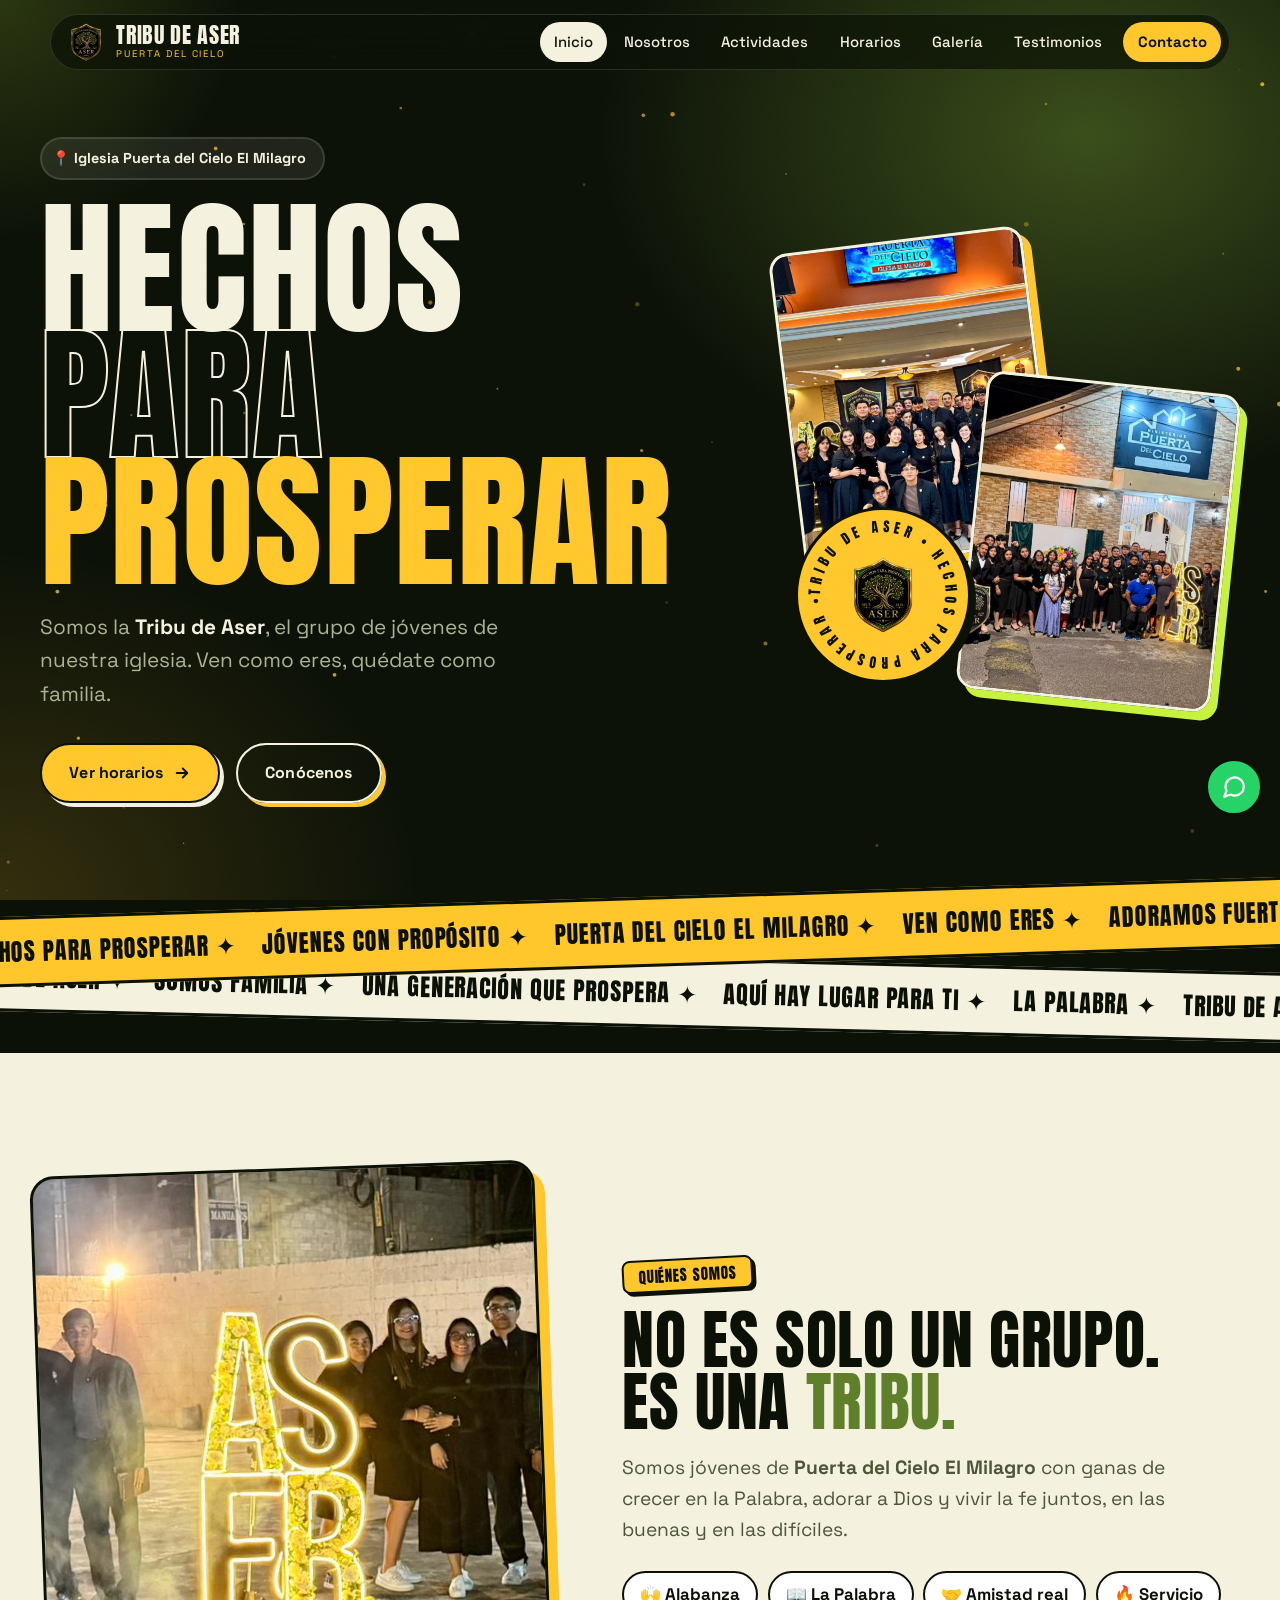
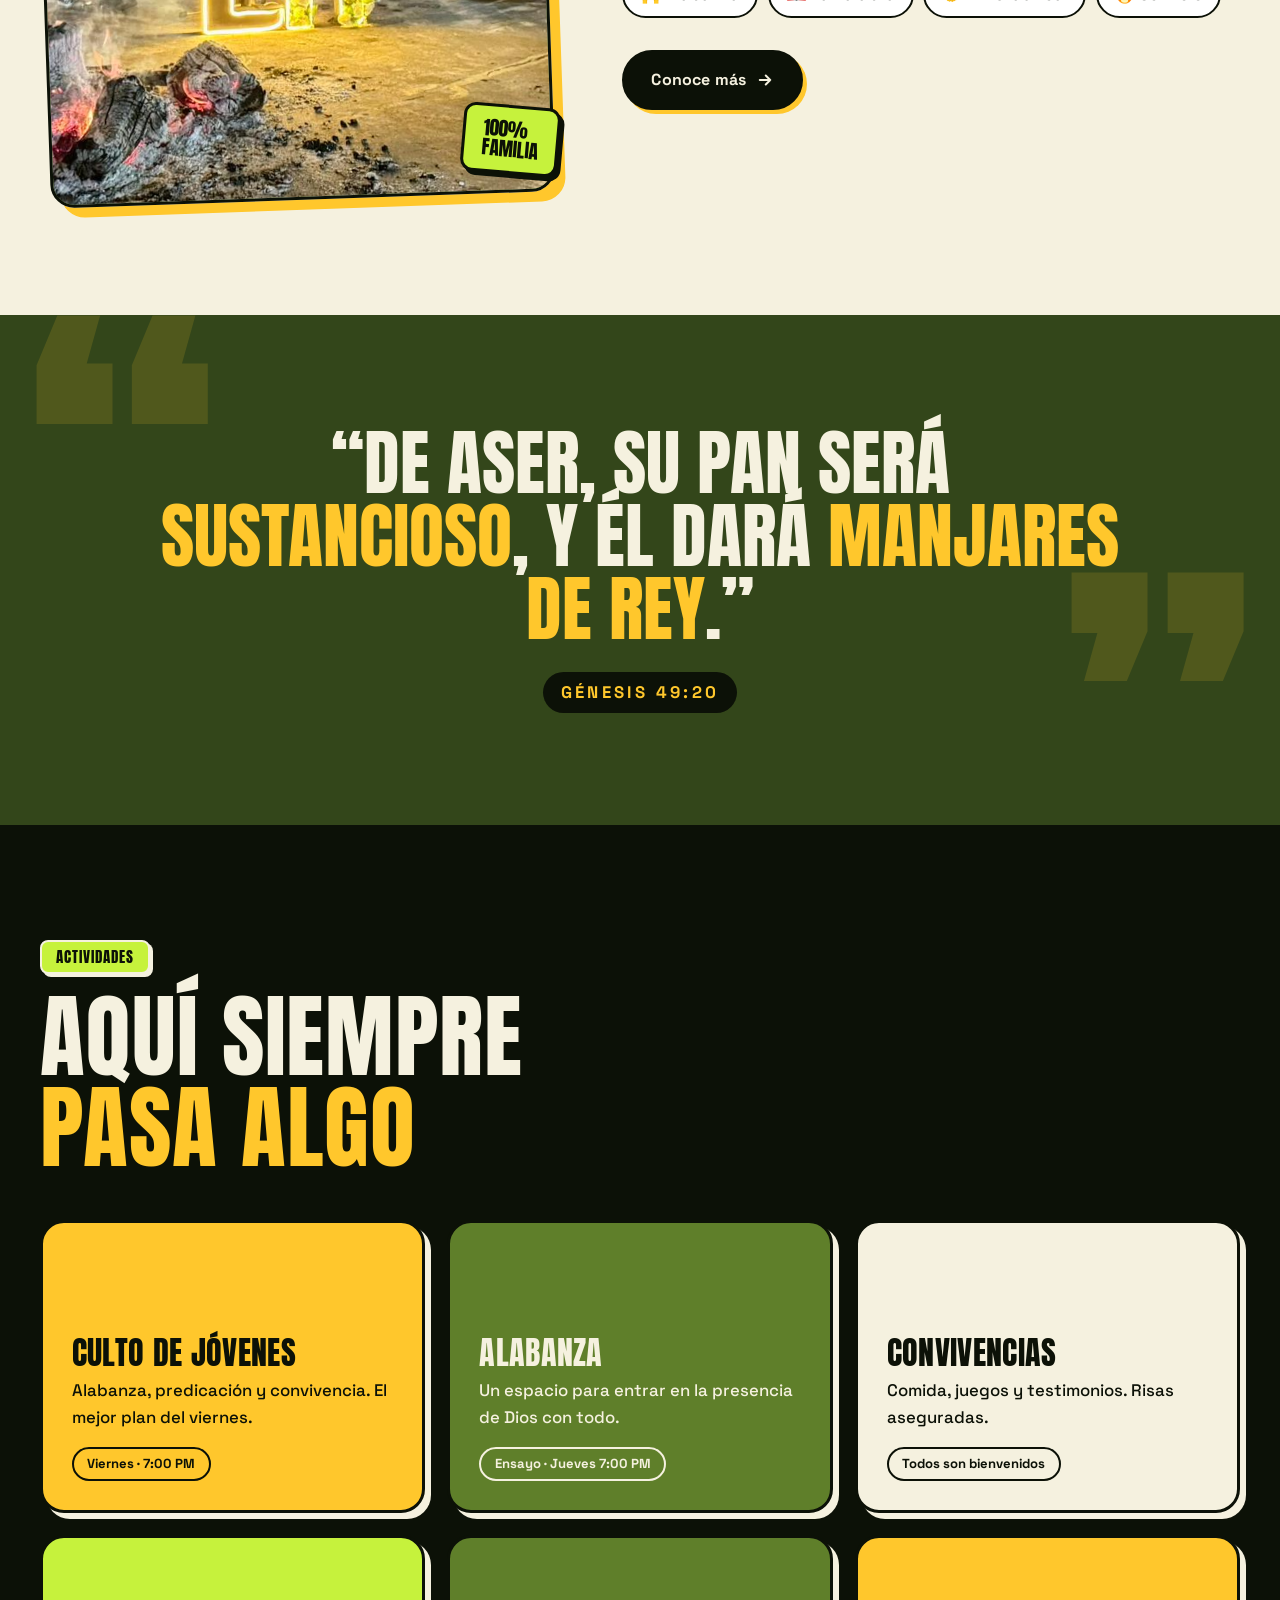
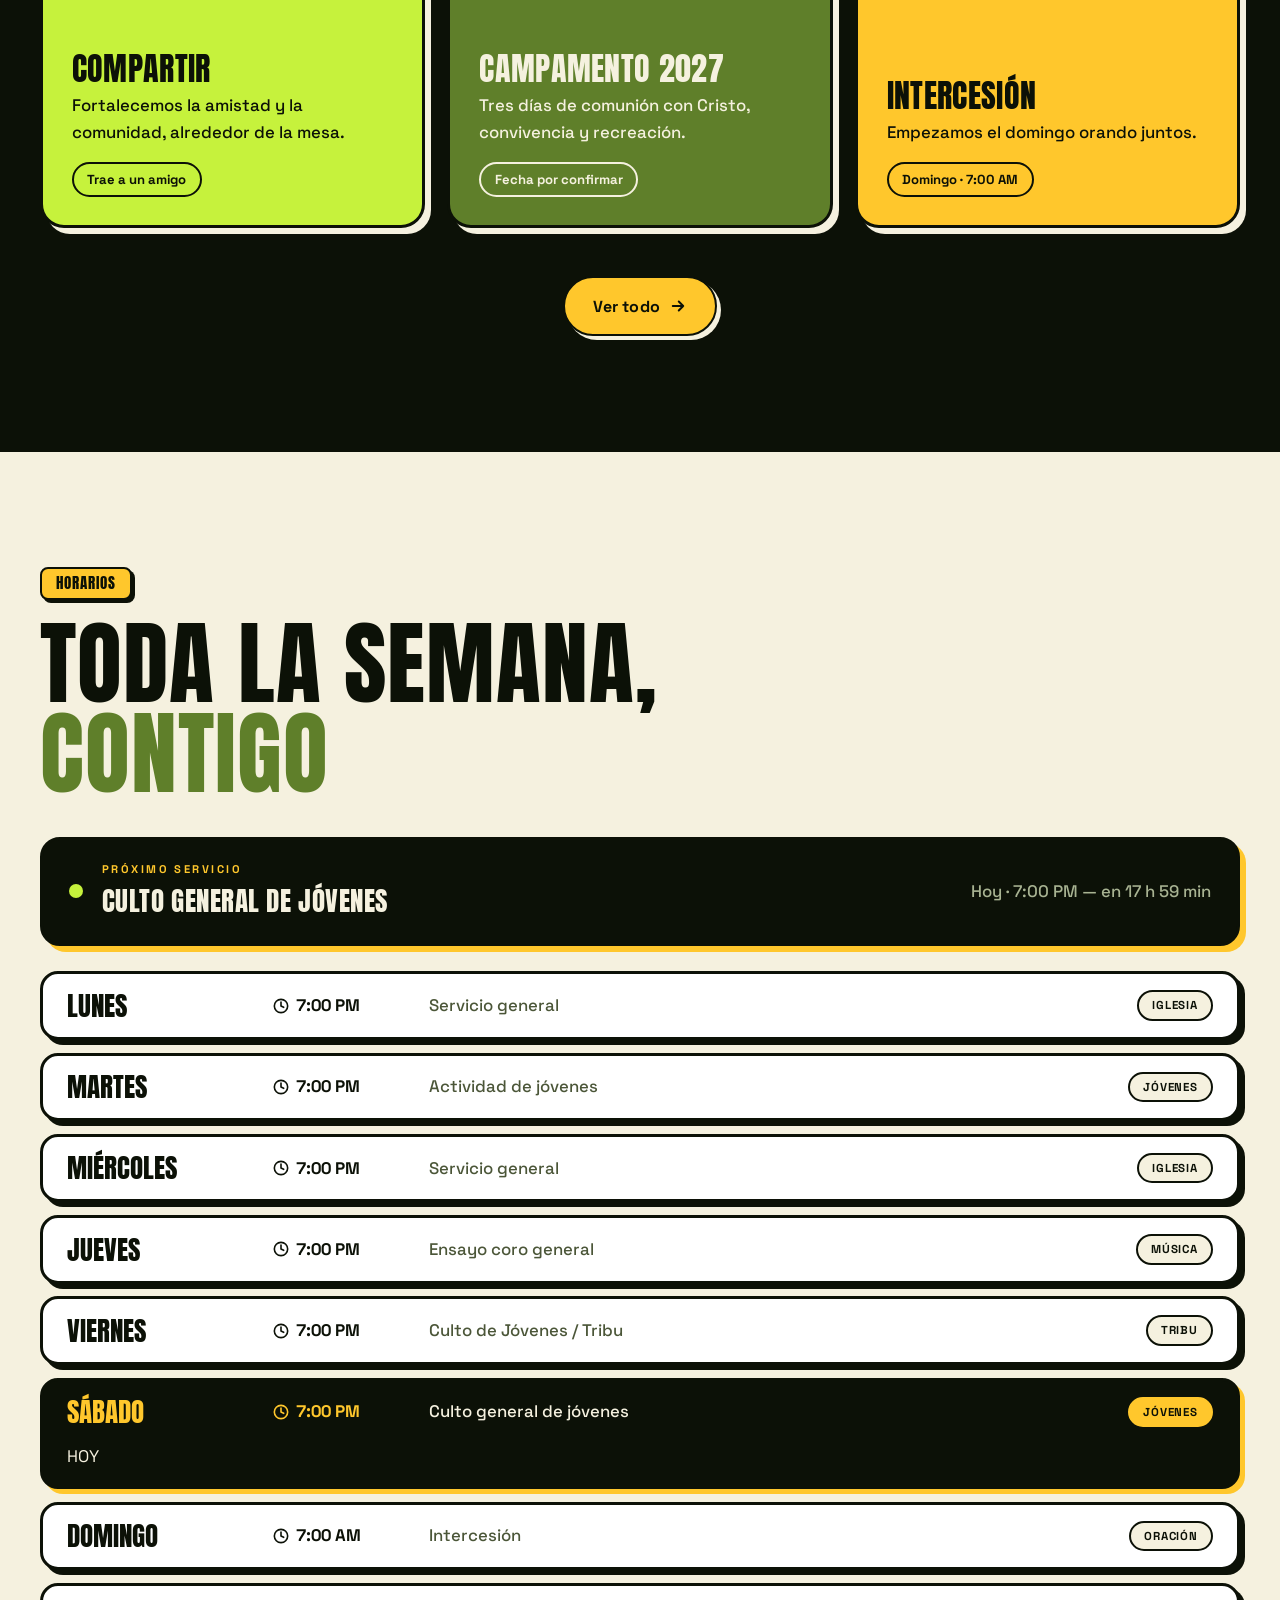
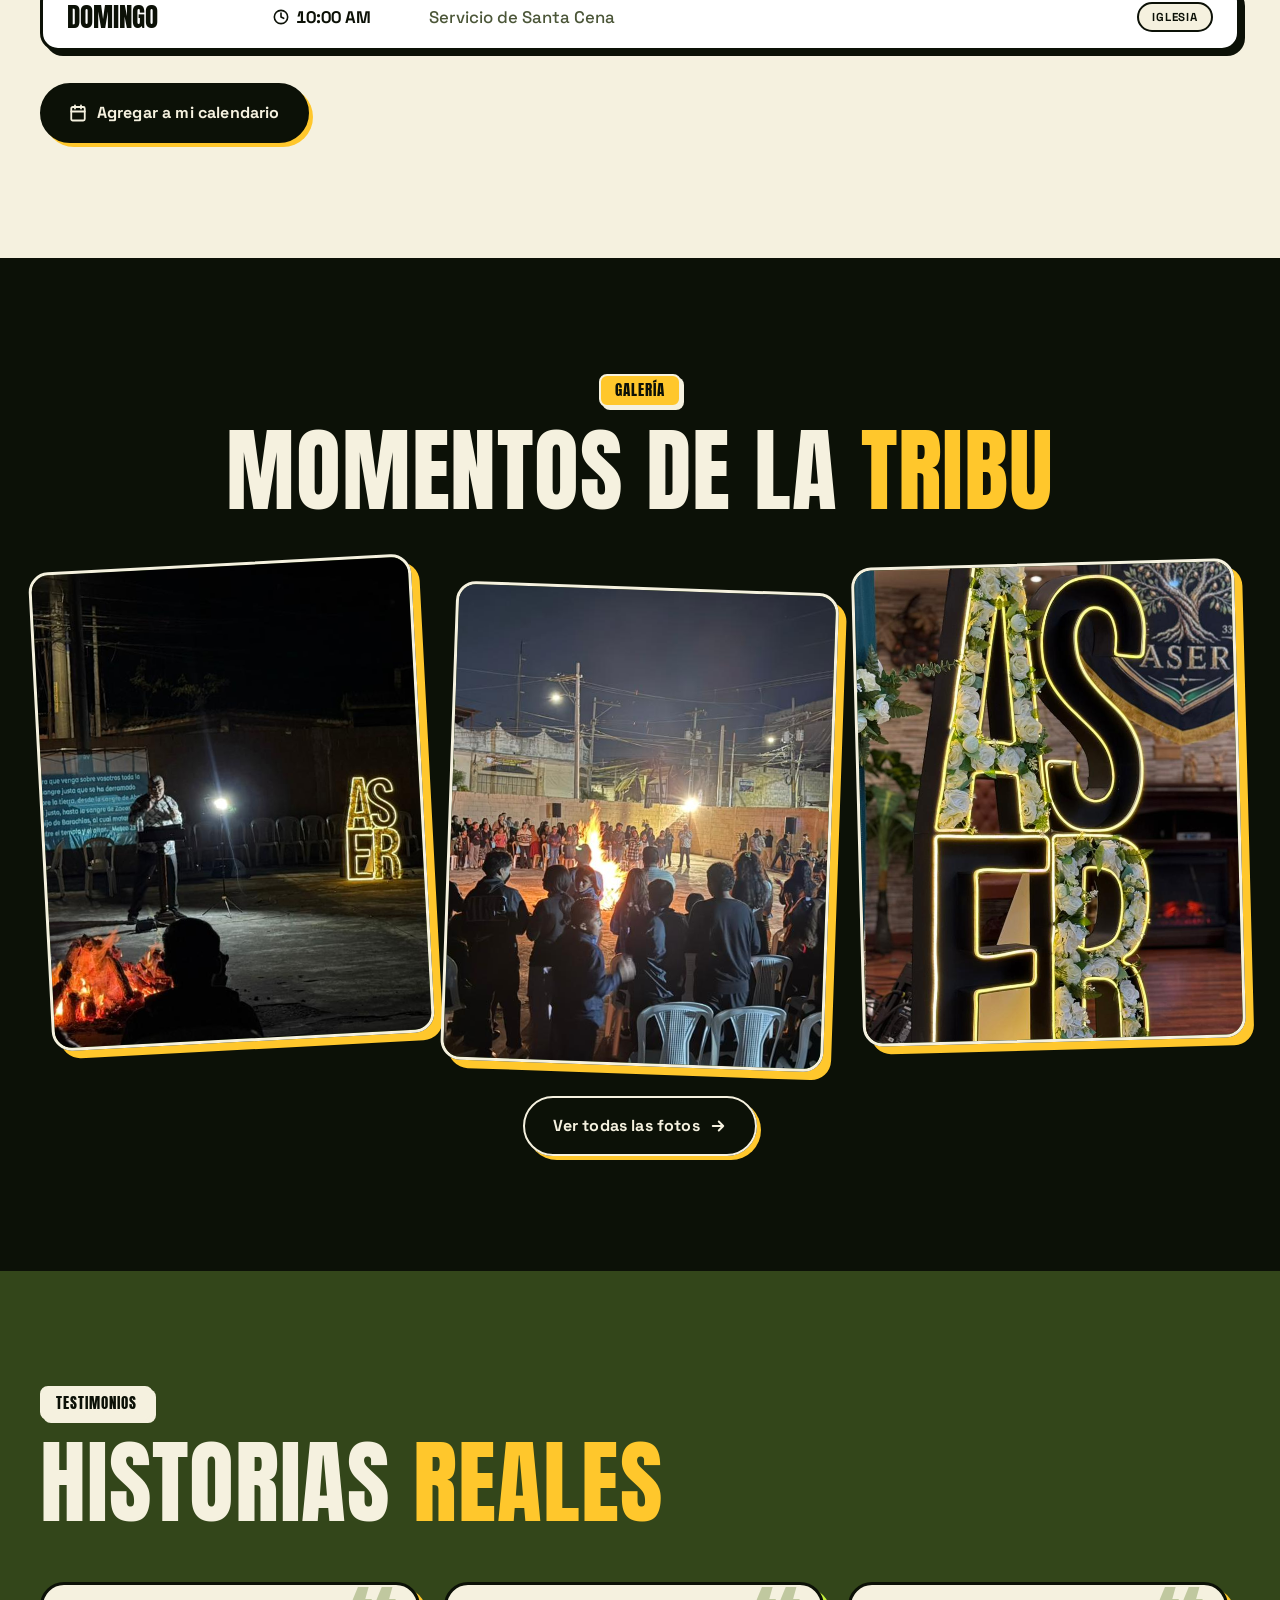
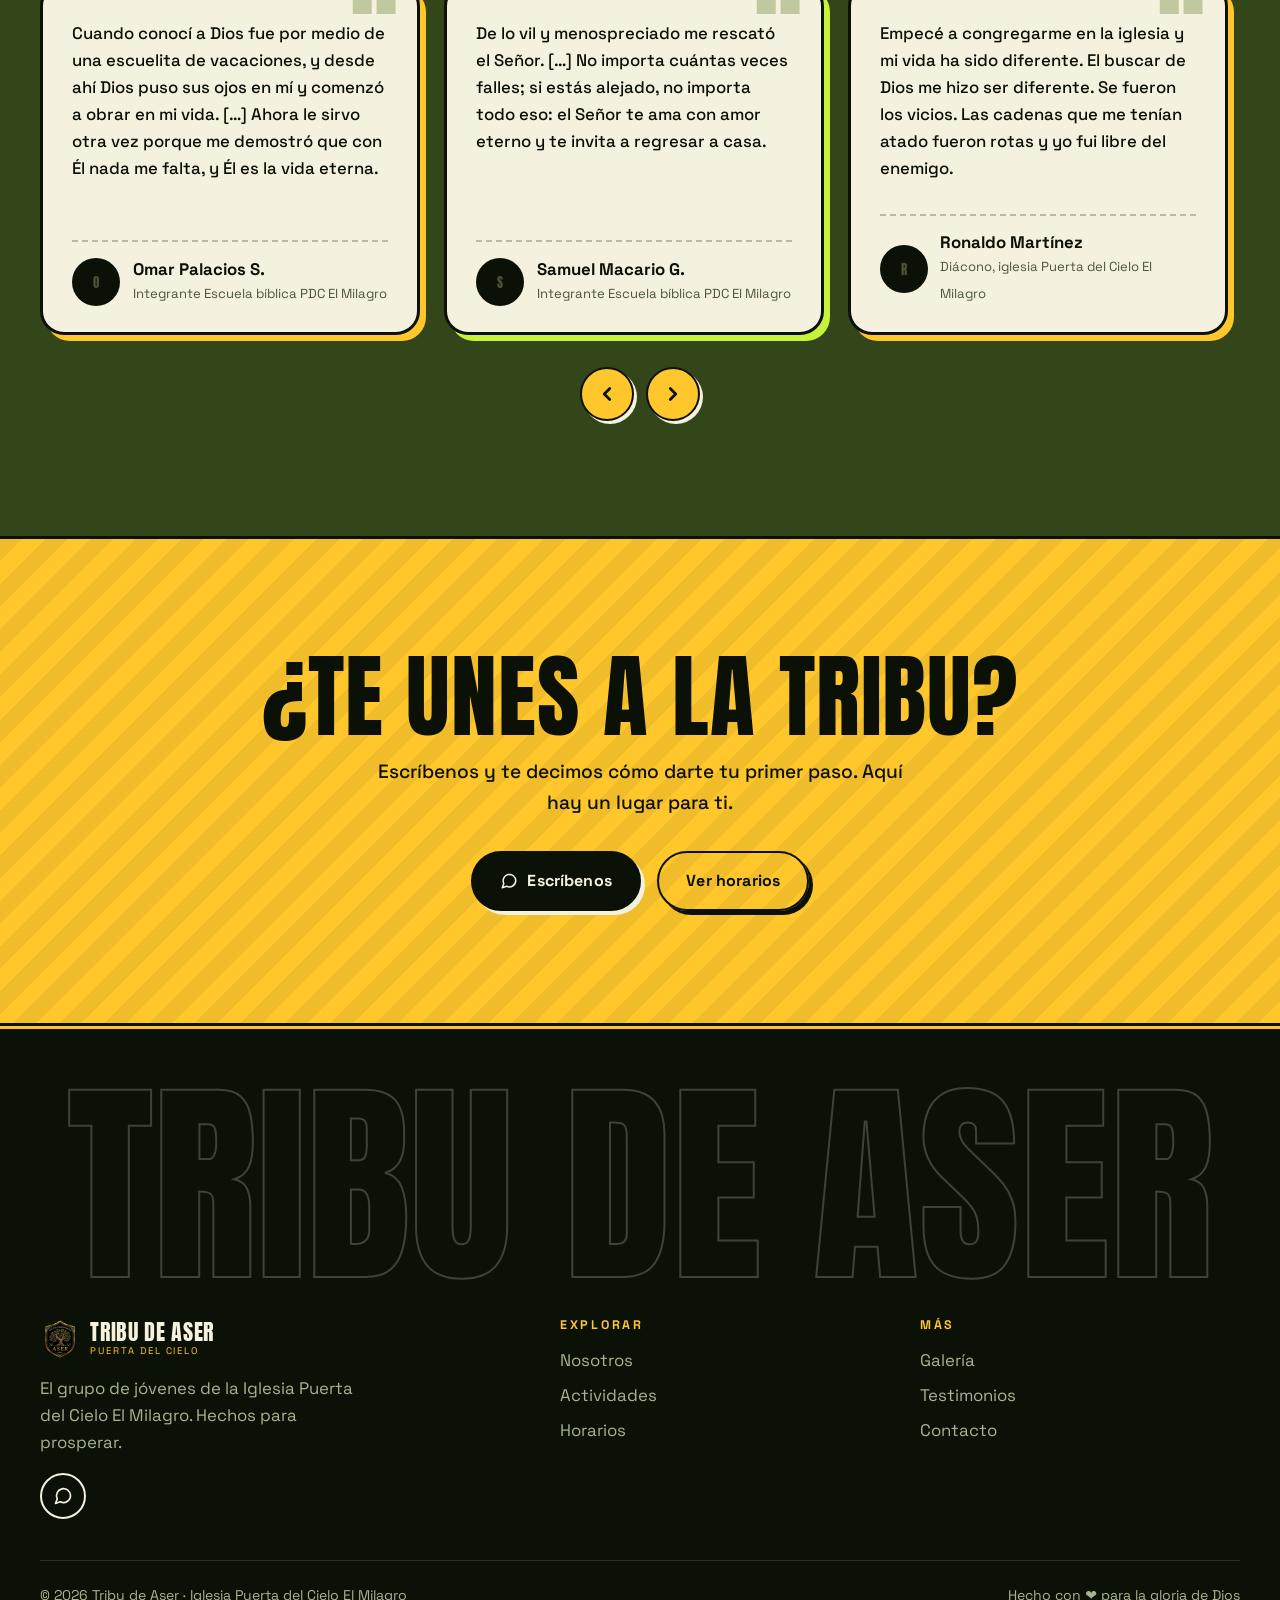
<file: index.html>
<!DOCTYPE html>
<html lang="es">
<head>
  <meta charset="UTF-8" />
  <meta name="viewport" content="width=device-width, initial-scale=1.0" />
  <title>Tribu de Aser · Hechos para prosperar</title>
  <meta name="description" content="Tribu de Aser, el grupo de jóvenes de la Iglesia Puerta del Cielo El Milagro. Hechos para prosperar." />
  <meta name="theme-color" content="#0c1107" />
  <meta property="og:title" content="Tribu de Aser · Hechos para prosperar" />
  <meta property="og:description" content="Tribu de Aser, el grupo de jóvenes de la Iglesia Puerta del Cielo El Milagro. Hechos para prosperar." />
  <meta property="og:image" content="LogoAser.PNG" />
  <link rel="icon" href="LogoAser.PNG" />
  <link rel="preconnect" href="https://fonts.googleapis.com" />
  <link rel="preconnect" href="https://fonts.gstatic.com" crossorigin />
  <link href="https://fonts.googleapis.com/css2?family=Anton&family=Space+Grotesk:wght@400;500;700&display=swap" rel="stylesheet" />
  <link rel="stylesheet" href="styles.css" />
</head>
<body>
  <div class="preloader" aria-hidden="true"><div class="preloader__inner"><img class="preloader__logo" src="LogoAser.PNG" alt="" /><p>Cargando bendición…</p></div></div>
  <div class="progress" aria-hidden="true"><i></i></div>
  <header class="nav">
    <div class="nav__inner">
      <a class="brand" href="index.html" aria-label="Tribu de Aser, inicio"><img src="LogoAser.PNG" alt="Logo Tribu de Aser" /><span>Tribu de Aser<small>PUERTA DEL CIELO</small></span></a>
      <nav class="nav__links" id="menu" aria-label="Principal">
        <a href="index.html">Inicio</a><a href="nosotros.html">Nosotros</a><a href="actividades.html">Actividades</a><a href="horarios.html">Horarios</a><a href="galeria.html">Galería</a><a href="testimonios.html">Testimonios</a>
        <a class="nav__cta" href="contacto.html">Contacto</a>
      </nav>
      <button class="nav__toggle" aria-label="Abrir menú" aria-expanded="false" aria-controls="menu"><span></span><span></span><span></span></button>
    </div>
  </header>
  <main>
    <section class="hero" id="inicio">
      <div class="hero__glow" aria-hidden="true"></div>
      <canvas id="particles" aria-hidden="true"></canvas>
      <div class="container hero__grid">
        <div>
          <a class="hero__chip" href="#evento" data-ev-chip hidden><i>🔥</i><span data-chip-text>Culto especial</span></a>
          <div class="hero__chip hero__chip--plain reveal" style="--d:.05s">📍 Iglesia Puerta del Cielo El Milagro</div>
          <h1 class="hero__title"><span class="reveal">Hechos</span><span class="outline reveal" style="--d:.1s">para</span><span class="gold reveal" style="--d:.2s">prosperar</span></h1>
          <p class="hero__lead reveal" style="--d:.3s">Somos la <b>Tribu de Aser</b>, el grupo de jóvenes de nuestra iglesia. Ven como eres, quédate como familia.</p>
          <div class="btn-row reveal" style="--d:.4s"><a class="btn" href="horarios.html">Ver horarios <svg viewBox="0 0 24 24" fill="none" stroke="currentColor" stroke-width="2.6" stroke-linecap="round" stroke-linejoin="round" aria-hidden="true"><path d="M5 12h14M13 6l6 6-6 6"/></svg></a><a class="btn btn--ghost" href="nosotros.html">Conócenos</a></div>
        </div>
        <div class="hero__art reveal reveal--pop" style="--d:.25s">
          <div class="photo photo--1"><img src="ASER1.jpeg" alt="Jóvenes de la Tribu de Aser" /></div>
          <div class="photo photo--2"><img src="ASER2.jpeg" alt="Tribu de Aser en una actividad" /></div>
          <div class="badge" title="¡Haz clic!">
            <svg class="badge__ring" viewBox="0 0 200 200" aria-hidden="true"><defs><path id="circ" d="M100,100 m-78,0 a78,78 0 1,1 156,0 a78,78 0 1,1 -156,0"/></defs><text><textPath href="#circ" textLength="486">TRIBU DE ASER • HECHOS PARA PROSPERAR •</textPath></text></svg>
            <img src="LogoAser.PNG" alt="Logo Tribu de Aser" />
          </div>
        </div>
      </div>
    </section>

    <div class="tapes" aria-hidden="true">
      <div class="tape"><div class="tape__track"><span>HECHOS PARA PROSPERAR ✦</span><span>JÓVENES CON PROPÓSITO ✦</span><span>PUERTA DEL CIELO EL MILAGRO ✦</span><span>VEN COMO ERES ✦</span><span>ADORAMOS FUERTE ✦</span><span>HECHOS PARA PROSPERAR ✦</span><span>JÓVENES CON PROPÓSITO ✦</span><span>PUERTA DEL CIELO EL MILAGRO ✦</span><span>VEN COMO ERES ✦</span><span>ADORAMOS FUERTE ✦</span><span>HECHOS PARA PROSPERAR ✦</span><span>JÓVENES CON PROPÓSITO ✦</span><span>PUERTA DEL CIELO EL MILAGRO ✦</span><span>VEN COMO ERES ✦</span><span>ADORAMOS FUERTE ✦</span><span>HECHOS PARA PROSPERAR ✦</span><span>JÓVENES CON PROPÓSITO ✦</span><span>PUERTA DEL CIELO EL MILAGRO ✦</span><span>VEN COMO ERES ✦</span><span>ADORAMOS FUERTE ✦</span></div></div>
      <div class="tape tape--b"><div class="tape__track"><span>TRIBU DE ASER ✦</span><span>SOMOS FAMILIA ✦</span><span>UNA GENERACIÓN QUE PROSPERA ✦</span><span>AQUÍ HAY LUGAR PARA TI ✦</span><span>LA PALABRA ✦</span><span>TRIBU DE ASER ✦</span><span>SOMOS FAMILIA ✦</span><span>UNA GENERACIÓN QUE PROSPERA ✦</span><span>AQUÍ HAY LUGAR PARA TI ✦</span><span>LA PALABRA ✦</span><span>TRIBU DE ASER ✦</span><span>SOMOS FAMILIA ✦</span><span>UNA GENERACIÓN QUE PROSPERA ✦</span><span>AQUÍ HAY LUGAR PARA TI ✦</span><span>LA PALABRA ✦</span><span>TRIBU DE ASER ✦</span><span>SOMOS FAMILIA ✦</span><span>UNA GENERACIÓN QUE PROSPERA ✦</span><span>AQUÍ HAY LUGAR PARA TI ✦</span><span>LA PALABRA ✦</span></div></div>
    </div>

    <!-- EVENTO ESPECIAL: se configura en js/config.js (activo: true / false) -->
    <section class="evento" id="evento" data-evento hidden>
      <div class="container">
        <div class="evento__card reveal reveal--pop">
          <div class="evento__grid">
            <div>
              <span class="evento__tag"><span class="dot"></span><span data-ev-tag>Culto especial</span></span>
              <h2 data-ev-title>Culto especial</h2>
              <p class="evento__when" data-ev-when></p>
              <p class="evento__desc" data-ev-desc></p>
              <div class="btn-row">
                <button class="btn btn--ink" type="button" data-ev-ics><svg viewBox="0 0 24 24" fill="none" stroke="currentColor" stroke-width="2.4" stroke-linecap="round" stroke-linejoin="round" aria-hidden="true"><rect x="3" y="4" width="18" height="18" rx="2"/><path d="M16 2v4M8 2v4M3 10h18"/></svg> Agregar al calendario</button>
                <button class="btn btn--cream" type="button" data-ev-share><svg viewBox="0 0 24 24" fill="none" stroke="currentColor" stroke-width="2" stroke-linecap="round" stroke-linejoin="round" aria-hidden="true"><path d="M21 11.5a8.4 8.4 0 0 1-12.3 7.4L3 21l2.1-5.6A8.4 8.4 0 1 1 21 11.5z"/></svg> Invitar amigos</button>
              </div>
            </div>
            <div>
              <div class="count" data-ev-count>
                <div><b data-d>00</b><span>Días</span></div><div><b data-h>00</b><span>Horas</span></div>
                <div><b data-m>00</b><span>Min</span></div><div><b data-s>00</b><span>Seg</span></div>
              </div>
              <div class="evento__live" data-ev-live hidden></div>
            </div>
          </div>
        </div>
      </div>
    </section>

    <section class="section section--cream" id="grupo">
      <div class="container split">
        <div class="split__media reveal reveal--left">
          <div class="frame"><img src="ASER3.jpeg" alt="Jóvenes de la Tribu de Aser" loading="lazy" /></div>
          <div class="split__stamp">100%<br>familia</div>
        </div>
        <div class="reveal reveal--right">
          <span class="sticker">Quiénes somos</span>
          <h2 class="title title--md">No es solo un grupo.<br>Es una <span class="hl">tribu.</span></h2>
          <p class="lead" style="margin-top:1.2rem">Somos jóvenes de <b>Puerta del Cielo El Milagro</b> con ganas de crecer en la Palabra, adorar a Dios y vivir la fe juntos, en las buenas y en las difíciles.</p>
          <div class="pills"><span class="pill">🙌 Alabanza</span><span class="pill">📖 La Palabra</span><span class="pill">🤝 Amistad real</span><span class="pill">🔥 Servicio</span></div>
          <a class="btn btn--dark" href="nosotros.html">Conoce más <svg viewBox="0 0 24 24" fill="none" stroke="currentColor" stroke-width="2.6" stroke-linecap="round" stroke-linejoin="round" aria-hidden="true"><path d="M5 12h14M13 6l6 6-6 6"/></svg></a>
        </div>
      </div>
    </section>

    <section class="verse">
      <div class="container reveal">
        <blockquote>“De Aser, su pan será <em>sustancioso</em>, y él dará <em>manjares de rey</em>.”</blockquote>
        <cite>Génesis 49:20</cite>
      </div>
    </section>

    <section class="section" id="actividades">
      <div class="container">
        <span class="sticker sticker--lime reveal">Actividades</span>
        <h2 class="title reveal">Aquí siempre<br><span class="hl">pasa algo</span></h2>
        <div class="tiles">
          <article class="tile tile--gold reveal"><h3>Culto de jóvenes</h3><p>Alabanza, predicación y convivencia. El mejor plan del viernes.</p><span class="tile__meta">Viernes · 7:00 PM</span></article>
          <article class="tile tile--olive reveal" style="--d:.08s"><h3>Alabanza</h3><p>Un espacio para entrar en la presencia de Dios con todo.</p><span class="tile__meta">Ensayo · Jueves 7:00 PM</span></article>
          <article class="tile tile--cream reveal" style="--d:.16s"><h3>Convivencias</h3><p>Comida, juegos y testimonios. Risas aseguradas.</p><span class="tile__meta">Todos son bienvenidos</span></article>
          <article class="tile tile--lime reveal"><h3>Compartir</h3><p>Fortalecemos la amistad y la comunidad, alrededor de la mesa.</p><span class="tile__meta">Trae a un amigo</span></article>
          <article class="tile tile--olive reveal" style="--d:.08s"><h3>Campamento 2027</h3><p>Tres días de comunión con Cristo, convivencia y recreación.</p><span class="tile__meta">Fecha por confirmar</span></article>
          <article class="tile tile--gold reveal" style="--d:.16s"><h3>Intercesión</h3><p>Empezamos el domingo orando juntos.</p><span class="tile__meta">Domingo · 7:00 AM</span></article>
        </div>
        <div class="center" style="margin-top:3rem"><a class="btn" href="actividades.html">Ver todo <svg viewBox="0 0 24 24" fill="none" stroke="currentColor" stroke-width="2.6" stroke-linecap="round" stroke-linejoin="round" aria-hidden="true"><path d="M5 12h14M13 6l6 6-6 6"/></svg></a></div>
      </div>
    </section>

    <section class="section section--cream" id="horarios">
      <div class="container">
        <span class="sticker sticker--r reveal">Horarios</span>
        <h2 class="title reveal" style="margin-bottom:2.4rem">Toda la semana,<br><span class="hl">contigo</span></h2>
        <div class="reveal">
      <div class="next-service" data-next-service><span class="live-dot"></span><div><small>Próximo servicio</small><strong data-ns-name>Cargando…</strong></div><span class="when" data-ns-when></span></div>
      <div class="schedule">
        <div class="row" data-day="1" data-time="19:00" data-name="Servicio general"><span class="row__day">Lunes</span><span class="row__time"><svg viewBox="0 0 24 24" fill="none" stroke="currentColor" stroke-width="2.4" stroke-linecap="round" stroke-linejoin="round" aria-hidden="true"><circle cx="12" cy="12" r="10"/><path d="M12 6v6l4 2"/></svg>7:00 PM</span><span class="row__name">Servicio general</span><span class="row__tag">Iglesia</span></div>
        <div class="row" data-day="2" data-time="19:00" data-name="Actividad de jóvenes"><span class="row__day">Martes</span><span class="row__time"><svg viewBox="0 0 24 24" fill="none" stroke="currentColor" stroke-width="2.4" stroke-linecap="round" stroke-linejoin="round" aria-hidden="true"><circle cx="12" cy="12" r="10"/><path d="M12 6v6l4 2"/></svg>7:00 PM</span><span class="row__name">Actividad de jóvenes</span><span class="row__tag">Jóvenes</span></div>
        <div class="row" data-day="3" data-time="19:00" data-name="Servicio general"><span class="row__day">Miércoles</span><span class="row__time"><svg viewBox="0 0 24 24" fill="none" stroke="currentColor" stroke-width="2.4" stroke-linecap="round" stroke-linejoin="round" aria-hidden="true"><circle cx="12" cy="12" r="10"/><path d="M12 6v6l4 2"/></svg>7:00 PM</span><span class="row__name">Servicio general</span><span class="row__tag">Iglesia</span></div>
        <div class="row" data-day="4" data-time="19:00" data-name="Ensayo coro general"><span class="row__day">Jueves</span><span class="row__time"><svg viewBox="0 0 24 24" fill="none" stroke="currentColor" stroke-width="2.4" stroke-linecap="round" stroke-linejoin="round" aria-hidden="true"><circle cx="12" cy="12" r="10"/><path d="M12 6v6l4 2"/></svg>7:00 PM</span><span class="row__name">Ensayo coro general</span><span class="row__tag">Música</span></div>
        <div class="row" data-day="5" data-time="19:00" data-name="Culto de Jóvenes / Tribu"><span class="row__day">Viernes</span><span class="row__time"><svg viewBox="0 0 24 24" fill="none" stroke="currentColor" stroke-width="2.4" stroke-linecap="round" stroke-linejoin="round" aria-hidden="true"><circle cx="12" cy="12" r="10"/><path d="M12 6v6l4 2"/></svg>7:00 PM</span><span class="row__name">Culto de Jóvenes / Tribu</span><span class="row__tag">Tribu</span></div>
        <div class="row" data-day="6" data-time="19:00" data-name="Culto general de jóvenes"><span class="row__day">Sábado</span><span class="row__time"><svg viewBox="0 0 24 24" fill="none" stroke="currentColor" stroke-width="2.4" stroke-linecap="round" stroke-linejoin="round" aria-hidden="true"><circle cx="12" cy="12" r="10"/><path d="M12 6v6l4 2"/></svg>7:00 PM</span><span class="row__name">Culto general de jóvenes</span><span class="row__tag">Jóvenes</span></div>
        <div class="row" data-day="0" data-time="07:00" data-name="Intercesión"><span class="row__day">Domingo</span><span class="row__time"><svg viewBox="0 0 24 24" fill="none" stroke="currentColor" stroke-width="2.4" stroke-linecap="round" stroke-linejoin="round" aria-hidden="true"><circle cx="12" cy="12" r="10"/><path d="M12 6v6l4 2"/></svg>7:00 AM</span><span class="row__name">Intercesión</span><span class="row__tag">Oración</span></div>
        <div class="row" data-day="0" data-time="10:00" data-name="Servicio de Santa Cena"><span class="row__day">Domingo</span><span class="row__time"><svg viewBox="0 0 24 24" fill="none" stroke="currentColor" stroke-width="2.4" stroke-linecap="round" stroke-linejoin="round" aria-hidden="true"><circle cx="12" cy="12" r="10"/><path d="M12 6v6l4 2"/></svg>10:00 AM</span><span class="row__name">Servicio de Santa Cena</span><span class="row__tag">Iglesia</span></div>
      </div>

          <div class="cal-actions"><button class="btn btn--dark" type="button" data-ics-all><svg viewBox="0 0 24 24" fill="none" stroke="currentColor" stroke-width="2.4" stroke-linecap="round" stroke-linejoin="round" aria-hidden="true"><rect x="3" y="4" width="18" height="18" rx="2"/><path d="M16 2v4M8 2v4M3 10h18"/></svg> Agregar a mi calendario</button></div>
        </div>
      </div>
    </section>

    <section class="section" id="galeria">
      <div class="container">
        <div class="center">
          <span class="sticker reveal">Galería</span>
          <h2 class="title reveal">Momentos de la <span class="hl">tribu</span></h2>
        </div>
        <div class="strip">
          <figure class="shot reveal" data-lightbox><img src="ASER4.jpeg" alt="Tribu de Aser, foto 1" loading="lazy" /></figure>
          <figure class="shot reveal" style="--d:.1s" data-lightbox><img src="ASER5.jpeg" alt="Tribu de Aser, foto 2" loading="lazy" /></figure>
          <figure class="shot reveal" style="--d:.2s" data-lightbox><img src="ASER6.jpeg" alt="Tribu de Aser, foto 3" loading="lazy" /></figure>
        </div>
        <div class="center" style="margin-top:3.4rem"><a class="btn btn--ghost" href="galeria.html">Ver todas las fotos <svg viewBox="0 0 24 24" fill="none" stroke="currentColor" stroke-width="2.6" stroke-linecap="round" stroke-linejoin="round" aria-hidden="true"><path d="M5 12h14M13 6l6 6-6 6"/></svg></a></div>
      </div>
    </section>

    <section class="section section--olive" id="testimonios">
      <div class="container">
        <span class="sticker sticker--cream reveal">Testimonios</span>
        <h2 class="title reveal">Historias <span class="hl" style="color:var(--gold)">reales</span></h2>
        <div class="testi__track">
          <blockquote class="quote reveal"><p>Cuando conocí a Dios fue por medio de una escuelita de vacaciones, y desde ahí Dios puso sus ojos en mí y comenzó a obrar en mi vida. […] Ahora le sirvo otra vez porque me demostró que con Él nada me falta, y Él es la vida eterna.</p><footer><span class="avatar">O</span><div><b>Omar Palacios S.</b><span>Integrante Escuela bíblica PDC El Milagro</span></div></footer></blockquote><blockquote class="quote reveal"><p>De lo vil y menospreciado me rescató el Señor. […] No importa cuántas veces falles; si estás alejado, no importa todo eso: el Señor te ama con amor eterno y te invita a regresar a casa.</p><footer><span class="avatar">S</span><div><b>Samuel Macario G.</b><span>Integrante Escuela bíblica PDC El Milagro</span></div></footer></blockquote><blockquote class="quote reveal"><p>Empecé a congregarme en la iglesia y mi vida ha sido diferente. El buscar de Dios me hizo ser diferente. Se fueron los vicios. Las cadenas que me tenían atado fueron rotas y yo fui libre del enemigo.</p><footer><span class="avatar">R</span><div><b>Ronaldo Martínez</b><span>Diácono, iglesia Puerta del Cielo El Milagro</span></div></footer></blockquote><blockquote class="quote reveal"><p>Hasta el día de hoy Dios sigue moldeando mi corazón y trabajando en mi vida. Cuando nos entregamos, Él hace cosas maravillosas, y entendí que no hay cosa mejor que estar con Él. Dios te bendiga.</p><footer><span class="avatar">M</span><div><b>Melany Hernández</b><span>Sociedad de Jóvenes Jehová Jireh</span></div></footer></blockquote>
        </div>
        <div class="testi__nav">
          <button class="testi__prev" type="button" aria-label="Anterior"><svg viewBox="0 0 24 24" fill="none" stroke="currentColor" stroke-width="3" stroke-linecap="round" stroke-linejoin="round"><path d="m15 18-6-6 6-6"/></svg></button>
          <button class="testi__next" type="button" aria-label="Siguiente"><svg viewBox="0 0 24 24" fill="none" stroke="currentColor" stroke-width="3" stroke-linecap="round" stroke-linejoin="round"><path d="m9 18 6-6-6-6"/></svg></button>
        </div>
      </div>
    </section>

    <section class="cta">
      <div class="container">
        <h2 class="title reveal">¿Te unes a la tribu?</h2>
        <p class="reveal">Escríbenos y te decimos cómo darte tu primer paso. Aquí hay un lugar para ti.</p>
        <div class="btn-row reveal"><a class="btn btn--dark" href="https://wa.me/50259231912" target="_blank" rel="noopener"><svg viewBox="0 0 24 24" fill="none" stroke="currentColor" stroke-width="2" stroke-linecap="round" stroke-linejoin="round" aria-hidden="true"><path d="M21 11.5a8.4 8.4 0 0 1-12.3 7.4L3 21l2.1-5.6A8.4 8.4 0 1 1 21 11.5z"/></svg> Escríbenos</a><a class="btn btn--ghost" href="horarios.html">Ver horarios</a></div>
      </div>
    </section>
  </main>
  <footer class="footer">
    <div class="container">
      <div class="footer__word" aria-hidden="true">Tribu de Aser</div>
      <div class="footer__grid">
        <div>
          <a class="brand" href="index.html"><img src="LogoAser.PNG" alt="" /><span>Tribu de Aser<small>PUERTA DEL CIELO</small></span></a>
          <p style="margin-top:1rem">El grupo de jóvenes de la Iglesia Puerta del Cielo El Milagro. Hechos para prosperar.</p>
          <div class="social"><a href="https://wa.me/50259231912" target="_blank" rel="noopener" aria-label="WhatsApp"><svg viewBox="0 0 24 24" fill="none" stroke="currentColor" stroke-width="2" stroke-linecap="round" stroke-linejoin="round" aria-hidden="true"><path d="M21 11.5a8.4 8.4 0 0 1-12.3 7.4L3 21l2.1-5.6A8.4 8.4 0 1 1 21 11.5z"/></svg></a></div>
        </div>
        <div><h4>EXPLORAR</h4><ul><li><a href="nosotros.html">Nosotros</a></li><li><a href="actividades.html">Actividades</a></li><li><a href="horarios.html">Horarios</a></li></ul></div>
        <div><h4>MÁS</h4><ul><li><a href="galeria.html">Galería</a></li><li><a href="testimonios.html">Testimonios</a></li><li><a href="contacto.html">Contacto</a></li></ul></div>
      </div>
      <div class="footer__bottom"><span>© <span data-year>2026</span> Tribu de Aser · Iglesia Puerta del Cielo El Milagro</span><span>Hecho con ❤️ para la gloria de Dios</span></div>
    </div>
  </footer>
  <div class="fab">
    <a class="wa" href="https://wa.me/50259231912" target="_blank" rel="noopener" aria-label="Escribir por WhatsApp"><svg viewBox="0 0 24 24" fill="none" stroke="currentColor" stroke-width="2" stroke-linecap="round" stroke-linejoin="round" aria-hidden="true"><path d="M21 11.5a8.4 8.4 0 0 1-12.3 7.4L3 21l2.1-5.6A8.4 8.4 0 1 1 21 11.5z"/></svg></a>
    <button class="top" type="button" aria-label="Volver arriba"><svg viewBox="0 0 24 24" fill="none" stroke="currentColor" stroke-width="3" stroke-linecap="round" stroke-linejoin="round"><path d="m18 15-6-6-6 6"/></svg></button>
  </div>
  <script src="config.js"></script>
  <script src="main.js"></script>
</body>
</html>
</file>
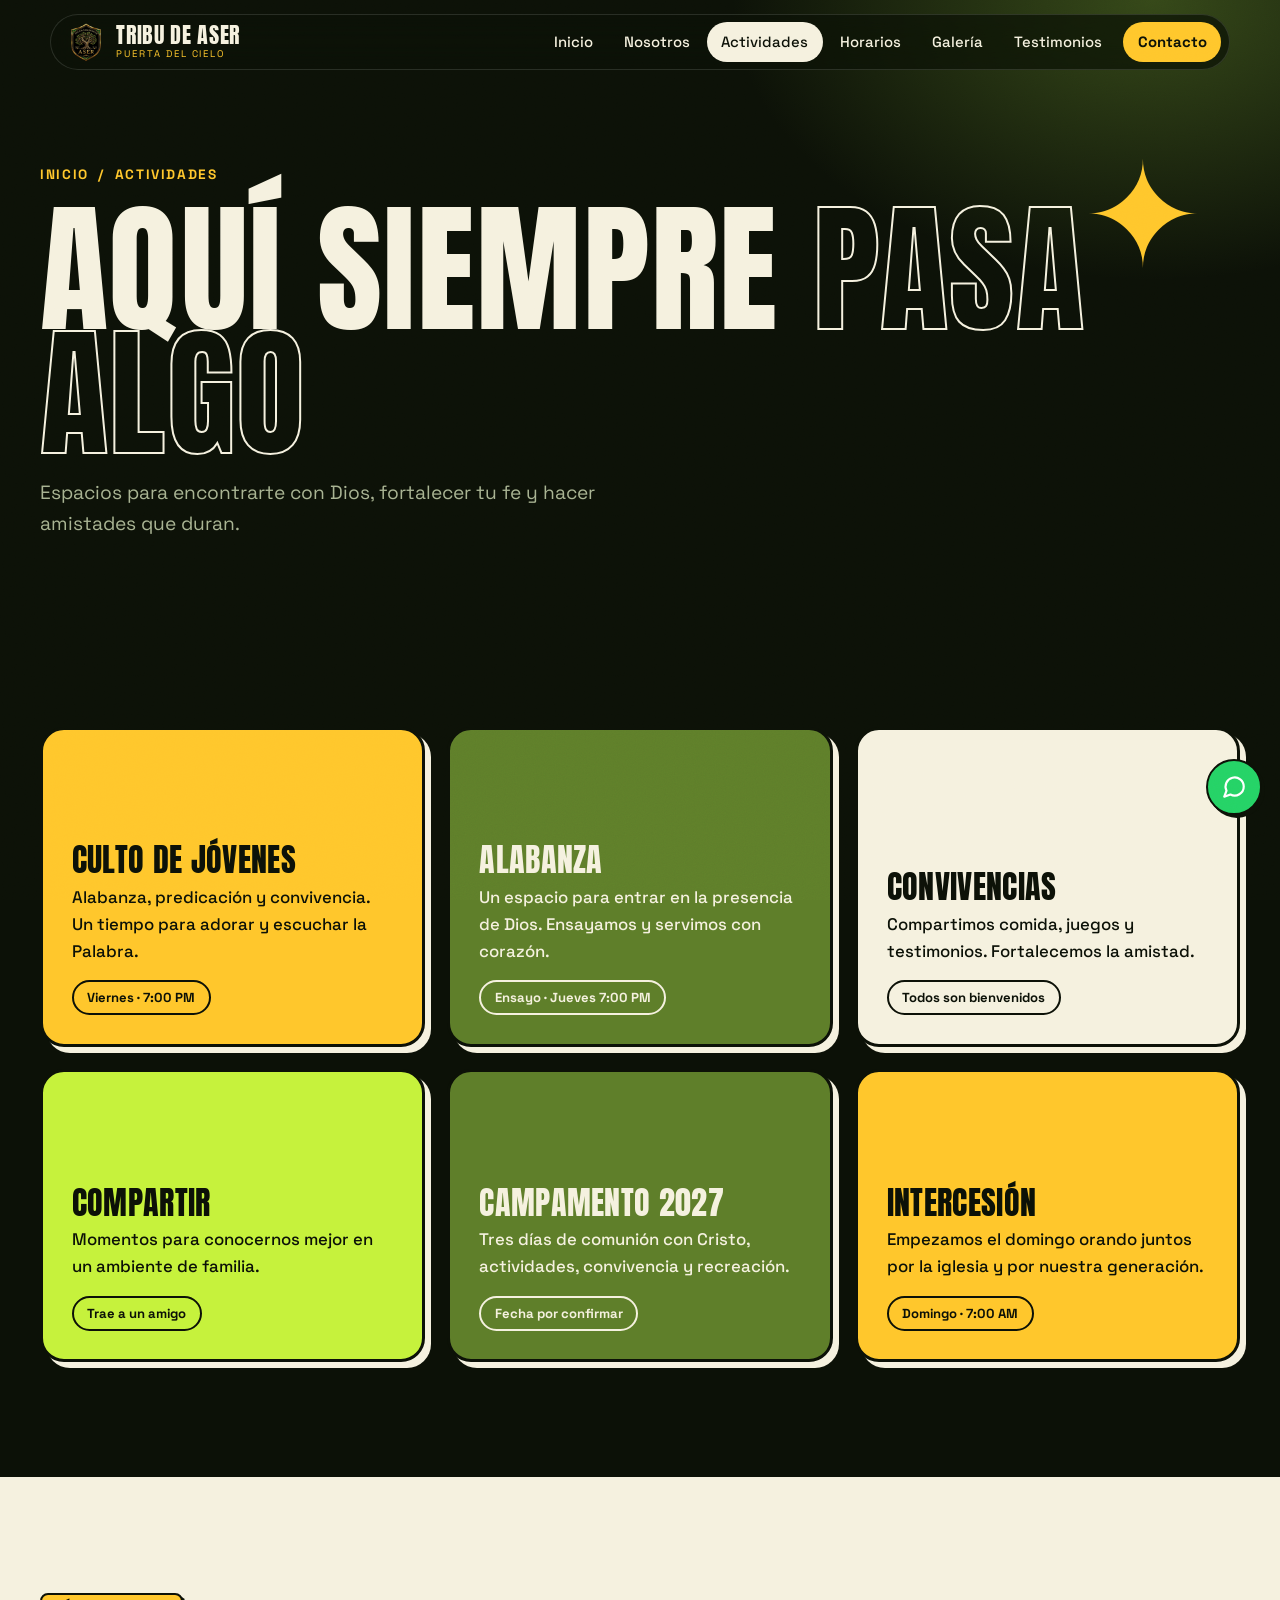
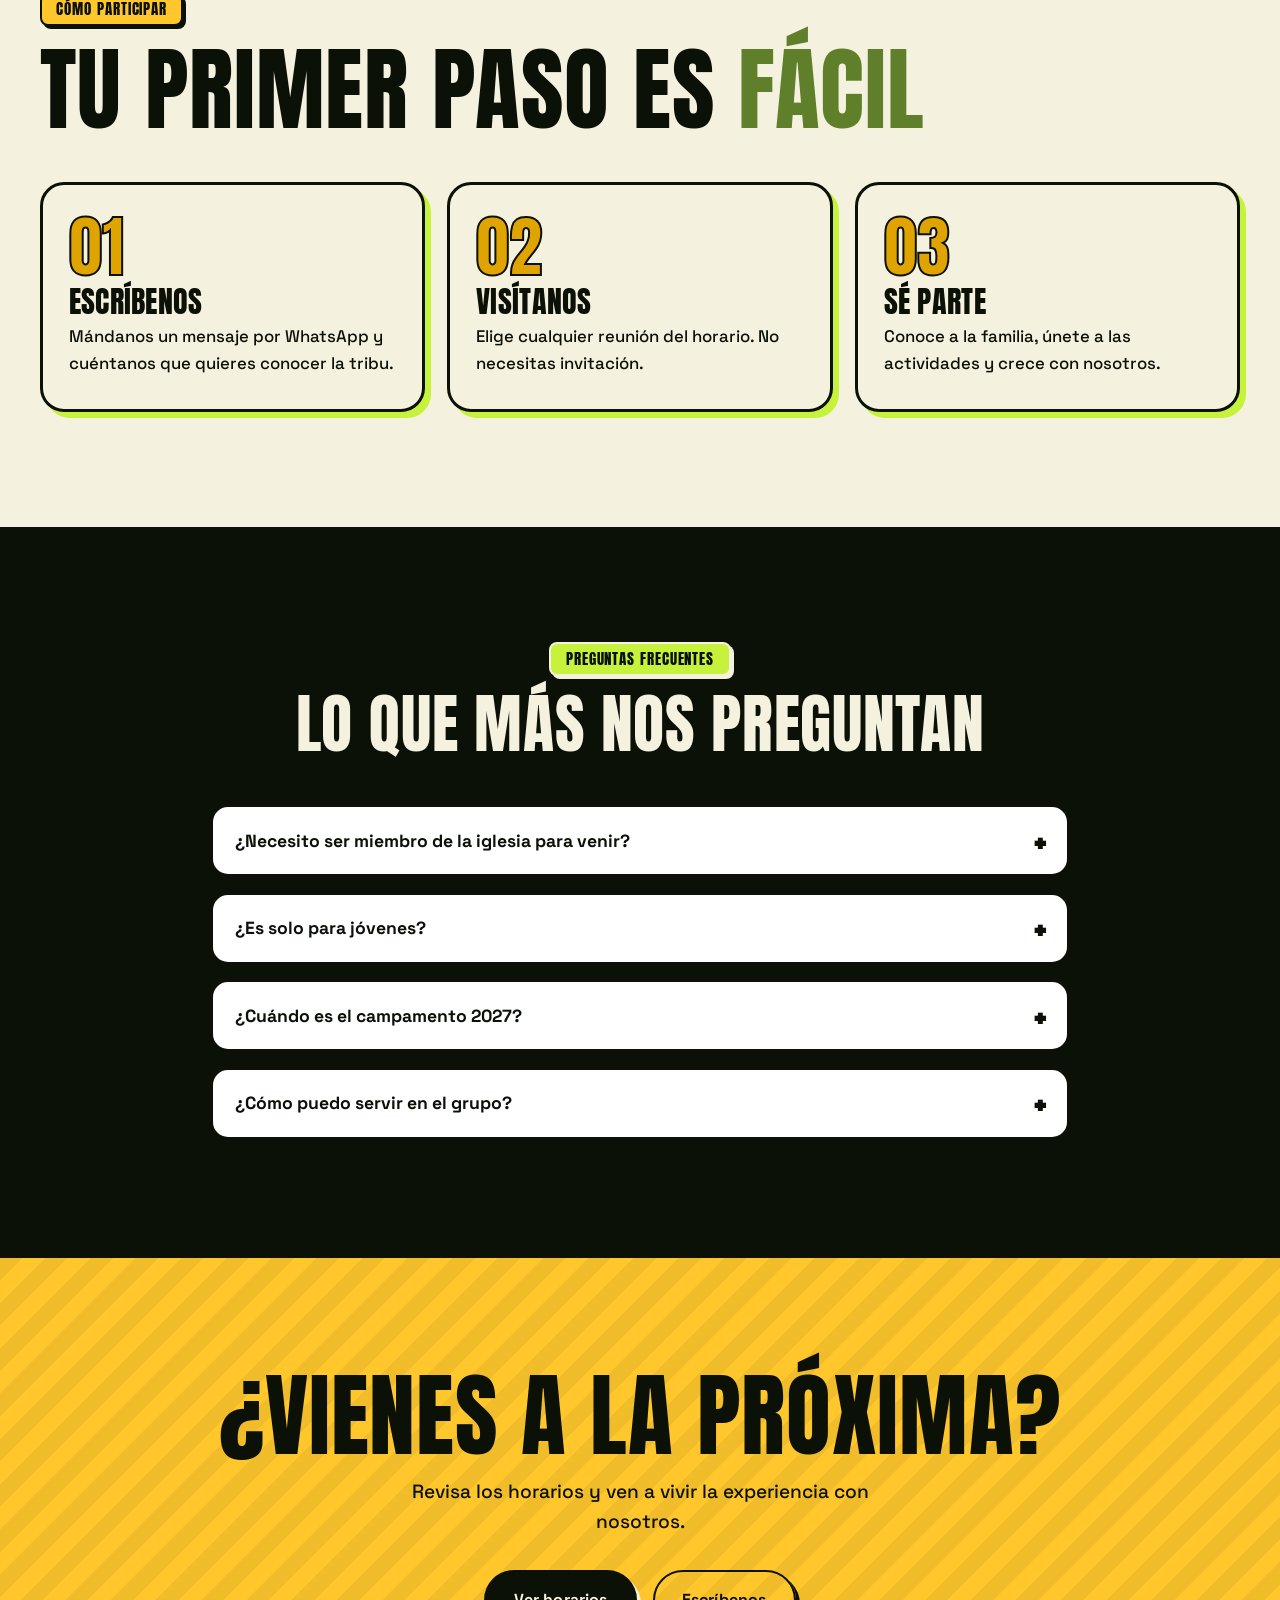
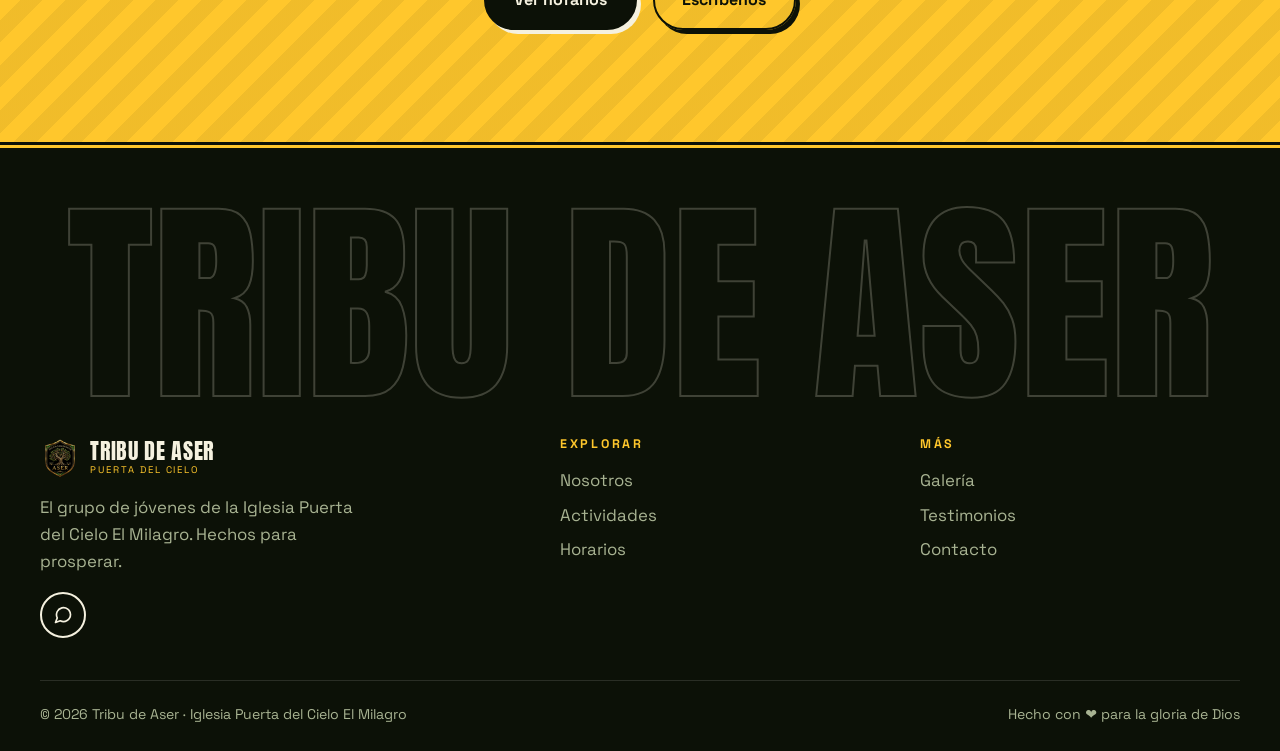
<file: actividades.html>
<!DOCTYPE html>
<html lang="es">
<head>
  <meta charset="UTF-8" />
  <meta name="viewport" content="width=device-width, initial-scale=1.0" />
  <title>Actividades · Tribu de Aser</title>
  <meta name="description" content="Culto de jóvenes, alabanza, convivencias, campamento y más. Descubre las actividades de la Tribu de Aser." />
  <meta name="theme-color" content="#0c1107" />
  <meta property="og:title" content="Actividades · Tribu de Aser" />
  <meta property="og:description" content="Culto de jóvenes, alabanza, convivencias, campamento y más. Descubre las actividades de la Tribu de Aser." />
  <meta property="og:image" content="LogoAser.PNG" />
  <link rel="icon" href="LogoAser.PNG" />
  <link rel="preconnect" href="https://fonts.googleapis.com" />
  <link rel="preconnect" href="https://fonts.gstatic.com" crossorigin />
  <link href="https://fonts.googleapis.com/css2?family=Anton&family=Space+Grotesk:wght@400;500;700&display=swap" rel="stylesheet" />
  <link rel="stylesheet" href="styles.css" />
</head>
<body>
  <div class="preloader" aria-hidden="true"><div class="preloader__inner"><img class="preloader__logo" src="LogoAser.PNG" alt="" /><p>Cargando bendición…</p></div></div>
  <div class="progress" aria-hidden="true"><i></i></div>
  <header class="nav">
    <div class="nav__inner">
      <a class="brand" href="index.html" aria-label="Tribu de Aser, inicio"><img src="LogoAser.PNG" alt="Logo Tribu de Aser" /><span>Tribu de Aser<small>PUERTA DEL CIELO</small></span></a>
      <nav class="nav__links" id="menu" aria-label="Principal">
        <a href="index.html">Inicio</a><a href="nosotros.html">Nosotros</a><a href="actividades.html">Actividades</a><a href="horarios.html">Horarios</a><a href="galeria.html">Galería</a><a href="testimonios.html">Testimonios</a>
        <a class="nav__cta" href="contacto.html">Contacto</a>
      </nav>
      <button class="nav__toggle" aria-label="Abrir menú" aria-expanded="false" aria-controls="menu"><span></span><span></span><span></span></button>
    </div>
  </header>
  <main>
    <section class="page-hero">
      <div class="page-hero__star" aria-hidden="true">✦</div>
      <div class="container">
        <div class="crumb"><a href="index.html">Inicio</a><span>/</span><span>Actividades</span></div>
        <h1 class="reveal">Aquí siempre <span class="outline">pasa algo</span></h1>
        <p class="reveal" style="--d:.1s">Espacios para encontrarte con Dios, fortalecer tu fe y hacer amistades que duran.</p>
      </div>
    </section>
    <section class="section">
      <div class="container">
        <div class="tiles" style="margin-top:0">
          <article class="tile tile--gold reveal"><h3>Culto de jóvenes</h3><p>Alabanza, predicación y convivencia. Un tiempo para adorar y escuchar la Palabra.</p><span class="tile__meta">Viernes · 7:00 PM</span></article>
          <article class="tile tile--olive reveal" style="--d:.08s"><h3>Alabanza</h3><p>Un espacio para entrar en la presencia de Dios. Ensayamos y servimos con corazón.</p><span class="tile__meta">Ensayo · Jueves 7:00 PM</span></article>
          <article class="tile tile--cream reveal" style="--d:.16s"><h3>Convivencias</h3><p>Compartimos comida, juegos y testimonios. Fortalecemos la amistad.</p><span class="tile__meta">Todos son bienvenidos</span></article>
          <article class="tile tile--lime reveal"><h3>Compartir</h3><p>Momentos para conocernos mejor en un ambiente de familia.</p><span class="tile__meta">Trae a un amigo</span></article>
          <article class="tile tile--olive reveal" style="--d:.08s"><h3>Campamento 2027</h3><p>Tres días de comunión con Cristo, actividades, convivencia y recreación.</p><span class="tile__meta">Fecha por confirmar</span></article>
          <article class="tile tile--gold reveal" style="--d:.16s"><h3>Intercesión</h3><p>Empezamos el domingo orando juntos por la iglesia y por nuestra generación.</p><span class="tile__meta">Domingo · 7:00 AM</span></article>
        </div>
      </div>
    </section>

    <section class="section section--cream">
      <div class="container">
        <span class="sticker reveal">Cómo participar</span>
        <h2 class="title reveal">Tu primer paso es <span class="hl">fácil</span></h2>
        <div class="steps">
          <div class="step reveal"><h3>Escríbenos</h3><p>Mándanos un mensaje por WhatsApp y cuéntanos que quieres conocer la tribu.</p></div>
          <div class="step reveal" style="--d:.1s"><h3>Visítanos</h3><p>Elige cualquier reunión del horario. No necesitas invitación.</p></div>
          <div class="step reveal" style="--d:.2s"><h3>Sé parte</h3><p>Conoce a la familia, únete a las actividades y crece con nosotros.</p></div>
        </div>
      </div>
    </section>

    <section class="section">
      <div class="container">
        <div class="center"><span class="sticker sticker--lime reveal">Preguntas frecuentes</span><h2 class="title title--md reveal">Lo que más nos preguntan</h2></div>
        <div class="faq reveal">
          <details><summary>¿Necesito ser miembro de la iglesia para venir?</summary><p>Para nada. Todos son bienvenidos, vengas de donde vengas.</p></details>
          <details><summary>¿Es solo para jóvenes?</summary><p>Somos el grupo de jóvenes de la iglesia. Si tienes dudas sobre una actividad en particular, escríbenos y te orientamos.</p></details>
          <details><summary>¿Cuándo es el campamento 2027?</summary><p>La fecha todavía está por confirmar. Síguenos aquí o escríbenos y te avisamos en cuanto la tengamos.</p></details>
          <details><summary>¿Cómo puedo servir en el grupo?</summary><p>Hay lugar para alabanza, intercesión, logística y más. Cuéntanos qué te gusta hacer por WhatsApp y te conectamos con el equipo.</p></details>
        </div>
      </div>
    </section>

    <section class="cta">
      <div class="container">
        <h2 class="title reveal">¿Vienes a la próxima?</h2>
        <p class="reveal">Revisa los horarios y ven a vivir la experiencia con nosotros.</p>
        <div class="btn-row reveal"><a class="btn btn--dark" href="horarios.html">Ver horarios</a><a class="btn btn--ghost" href="contacto.html">Escríbenos</a></div>
      </div>
    </section>
  </main>
  <footer class="footer">
    <div class="container">
      <div class="footer__word" aria-hidden="true">Tribu de Aser</div>
      <div class="footer__grid">
        <div>
          <a class="brand" href="index.html"><img src="LogoAser.PNG" alt="" /><span>Tribu de Aser<small>PUERTA DEL CIELO</small></span></a>
          <p style="margin-top:1rem">El grupo de jóvenes de la Iglesia Puerta del Cielo El Milagro. Hechos para prosperar.</p>
          <div class="social"><a href="https://wa.me/50259231912" target="_blank" rel="noopener" aria-label="WhatsApp"><svg viewBox="0 0 24 24" fill="none" stroke="currentColor" stroke-width="2" stroke-linecap="round" stroke-linejoin="round" aria-hidden="true"><path d="M21 11.5a8.4 8.4 0 0 1-12.3 7.4L3 21l2.1-5.6A8.4 8.4 0 1 1 21 11.5z"/></svg></a></div>
        </div>
        <div><h4>EXPLORAR</h4><ul><li><a href="nosotros.html">Nosotros</a></li><li><a href="actividades.html">Actividades</a></li><li><a href="horarios.html">Horarios</a></li></ul></div>
        <div><h4>MÁS</h4><ul><li><a href="galeria.html">Galería</a></li><li><a href="testimonios.html">Testimonios</a></li><li><a href="contacto.html">Contacto</a></li></ul></div>
      </div>
      <div class="footer__bottom"><span>© <span data-year>2026</span> Tribu de Aser · Iglesia Puerta del Cielo El Milagro</span><span>Hecho con ❤️ para la gloria de Dios</span></div>
    </div>
  </footer>
  <div class="fab">
    <a class="wa" href="https://wa.me/50259231912" target="_blank" rel="noopener" aria-label="Escribir por WhatsApp"><svg viewBox="0 0 24 24" fill="none" stroke="currentColor" stroke-width="2" stroke-linecap="round" stroke-linejoin="round" aria-hidden="true"><path d="M21 11.5a8.4 8.4 0 0 1-12.3 7.4L3 21l2.1-5.6A8.4 8.4 0 1 1 21 11.5z"/></svg></a>
    <button class="top" type="button" aria-label="Volver arriba"><svg viewBox="0 0 24 24" fill="none" stroke="currentColor" stroke-width="3" stroke-linecap="round" stroke-linejoin="round"><path d="m18 15-6-6-6 6"/></svg></button>
  </div>
  <script src="config.js"></script>
  <script src="main.js"></script>
</body>
</html>
</file>
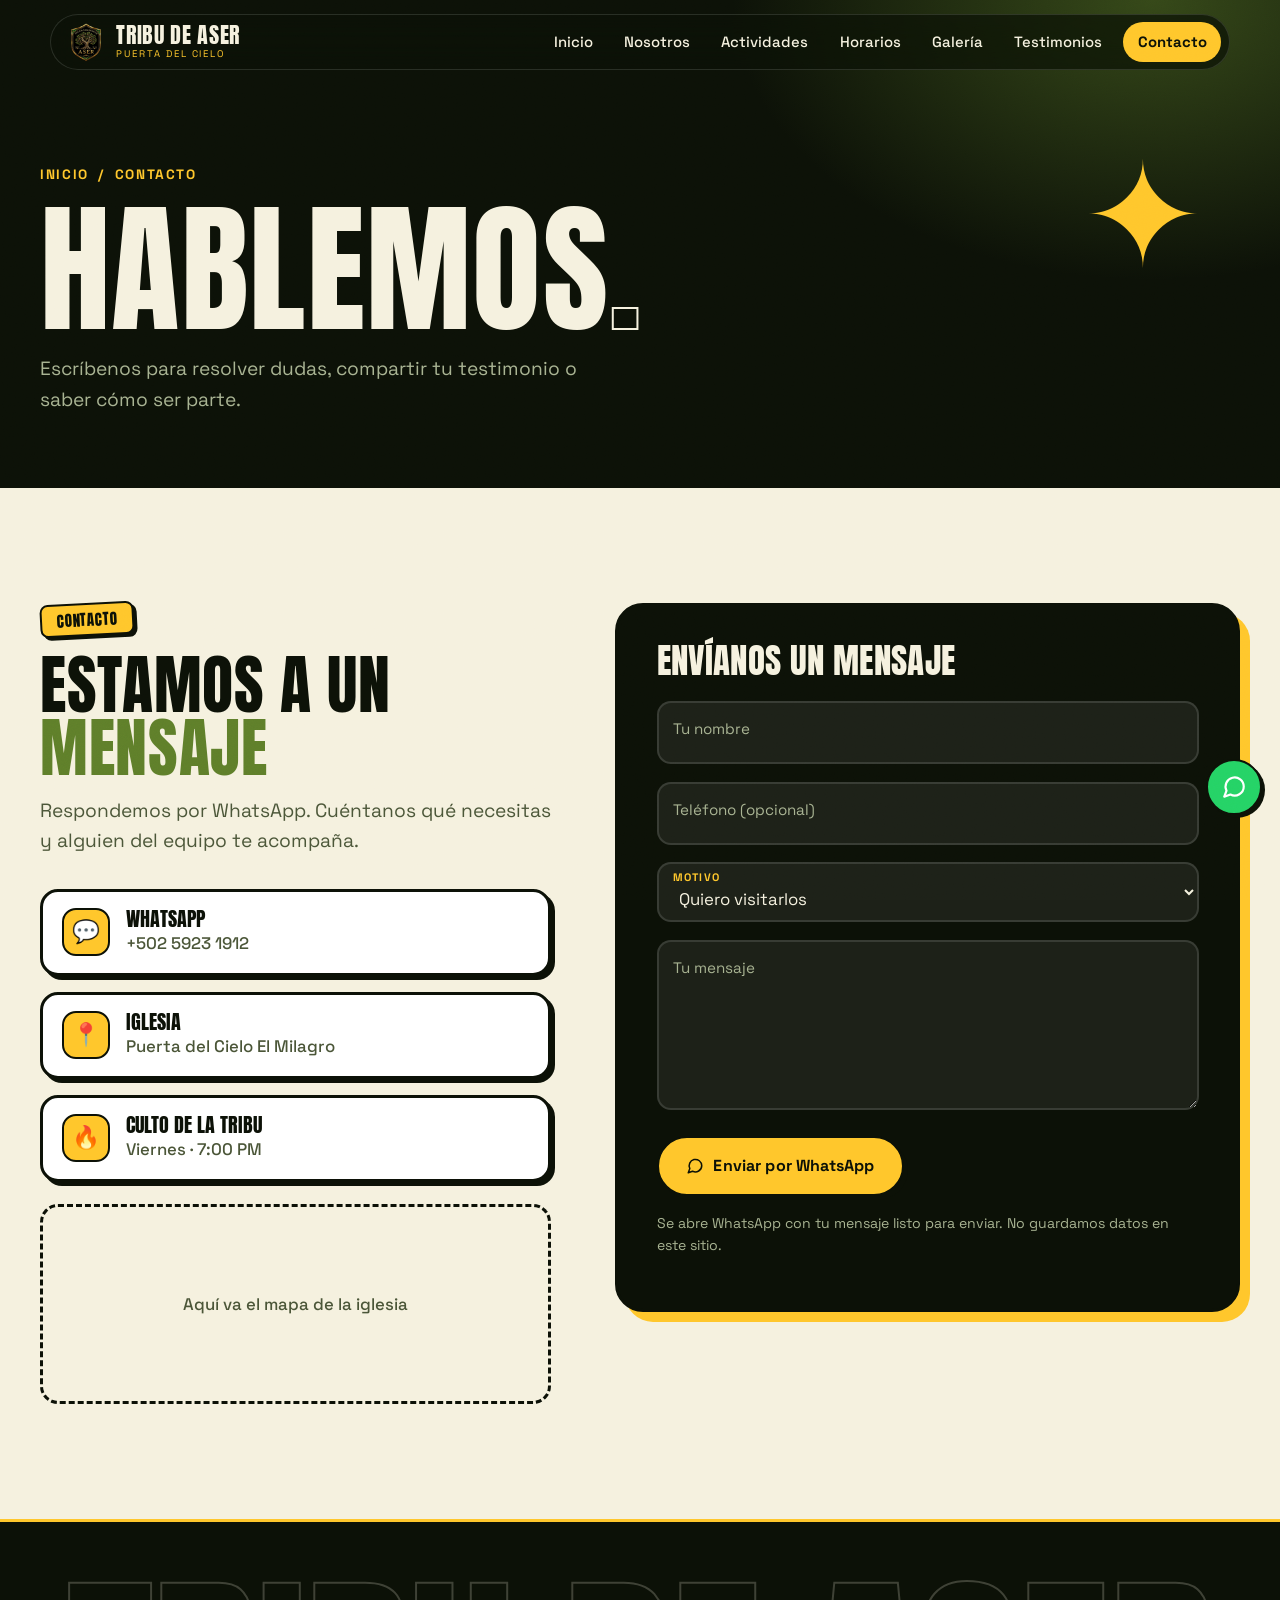
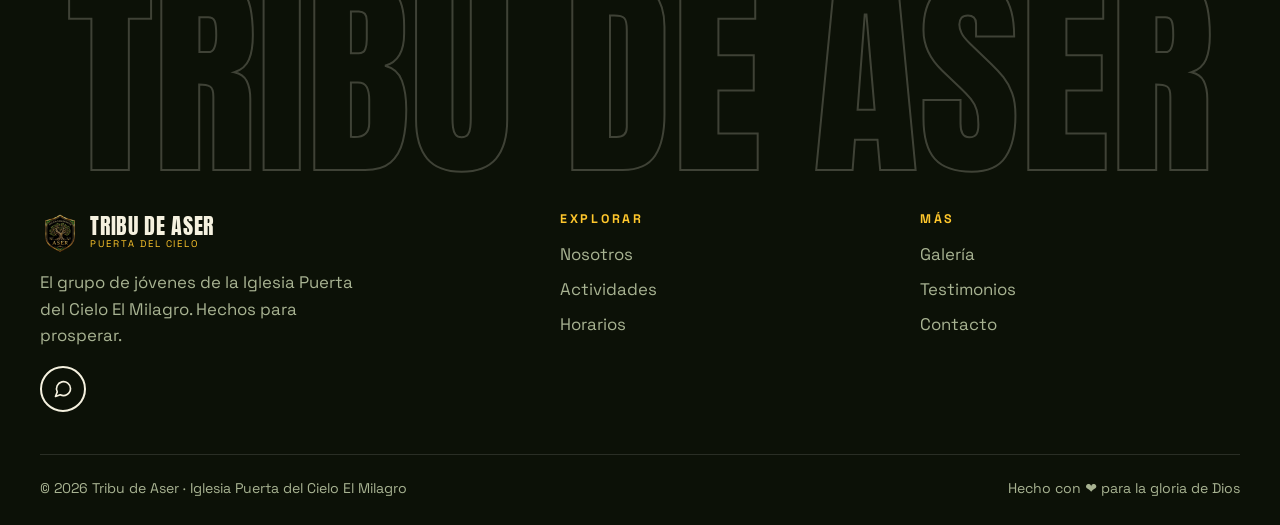
<file: contacto.html>
<!DOCTYPE html>
<html lang="es">
<head>
  <meta charset="UTF-8" />
  <meta name="viewport" content="width=device-width, initial-scale=1.0" />
  <title>Contacto · Tribu de Aser</title>
  <meta name="description" content="Escríbenos por WhatsApp, comparte tu testimonio o pregunta por nuestras actividades." />
  <meta name="theme-color" content="#0c1107" />
  <meta property="og:title" content="Contacto · Tribu de Aser" />
  <meta property="og:description" content="Escríbenos por WhatsApp, comparte tu testimonio o pregunta por nuestras actividades." />
  <meta property="og:image" content="LogoAser.PNG" />
  <link rel="icon" href="LogoAser.PNG" />
  <link rel="preconnect" href="https://fonts.googleapis.com" />
  <link rel="preconnect" href="https://fonts.gstatic.com" crossorigin />
  <link href="https://fonts.googleapis.com/css2?family=Anton&family=Space+Grotesk:wght@400;500;700&display=swap" rel="stylesheet" />
  <link rel="stylesheet" href="styles.css" />
</head>
<body>
  <div class="preloader" aria-hidden="true"><div class="preloader__inner"><img class="preloader__logo" src="LogoAser.PNG" alt="" /><p>Cargando bendición…</p></div></div>
  <div class="progress" aria-hidden="true"><i></i></div>
  <header class="nav">
    <div class="nav__inner">
      <a class="brand" href="index.html" aria-label="Tribu de Aser, inicio"><img src="LogoAser.PNG" alt="Logo Tribu de Aser" /><span>Tribu de Aser<small>PUERTA DEL CIELO</small></span></a>
      <nav class="nav__links" id="menu" aria-label="Principal">
        <a href="index.html">Inicio</a><a href="nosotros.html">Nosotros</a><a href="actividades.html">Actividades</a><a href="horarios.html">Horarios</a><a href="galeria.html">Galería</a><a href="testimonios.html">Testimonios</a>
        <a class="nav__cta" href="contacto.html">Contacto</a>
      </nav>
      <button class="nav__toggle" aria-label="Abrir menú" aria-expanded="false" aria-controls="menu"><span></span><span></span><span></span></button>
    </div>
  </header>
  <main>
    <section class="page-hero">
      <div class="page-hero__star" aria-hidden="true">✦</div>
      <div class="container">
        <div class="crumb"><a href="index.html">Inicio</a><span>/</span><span>Contacto</span></div>
        <h1 class="reveal">Hablemos<span class="outline">.</span></h1>
        <p class="reveal" style="--d:.1s">Escríbenos para resolver dudas, compartir tu testimonio o saber cómo ser parte.</p>
      </div>
    </section>
    <section class="section section--cream">
      <div class="container contact">
        <div class="reveal reveal--left">
          <span class="sticker">Contacto</span>
          <h2 class="title title--md">Estamos a un <span class="hl">mensaje</span></h2>
          <p class="lead" style="margin-top:1rem">Respondemos por WhatsApp. Cuéntanos qué necesitas y alguien del equipo te acompaña.</p>
          <ul class="info-list">
            <li><span class="ico">💬</span><div><b>WhatsApp</b><a href="https://wa.me/50259231912" target="_blank" rel="noopener">+502 5923 1912</a></div></li>
            <li><span class="ico">📍</span><div><b>Iglesia</b><span>Puerta del Cielo El Milagro</span></div></li>
            <li><span class="ico">🔥</span><div><b>Culto de la Tribu</b><span>Viernes · 7:00 PM</span></div></li>
          </ul>
          <!-- Mapa: en Google Maps busca la iglesia → Compartir → Incorporar un mapa → pega aquí el <iframe> -->
          <div class="map-box">Aquí va el mapa de la iglesia</div>
        </div>
        <form class="form reveal reveal--right" data-whatsapp-form>
          <h3>Envíanos un mensaje</h3>
          <div class="field"><input type="text" id="nombre" name="nombre" placeholder=" " required autocomplete="name" /><label for="nombre">Tu nombre</label></div>
          <div class="field"><input type="tel" id="telefono" name="telefono" placeholder=" " autocomplete="tel" /><label for="telefono">Teléfono (opcional)</label></div>
          <div class="field"><select id="motivo" name="motivo" required><option>Quiero visitarlos</option><option>Información sobre actividades</option><option>Campamento 2027</option><option>Quiero compartir mi testimonio</option><option>Quiero servir en el grupo</option><option>Otro</option></select><label for="motivo">Motivo</label></div>
          <div class="field"><textarea id="mensaje" name="mensaje" rows="5" placeholder=" " required></textarea><label for="mensaje">Tu mensaje</label></div>
          <button class="btn" type="submit"><svg viewBox="0 0 24 24" fill="none" stroke="currentColor" stroke-width="2" stroke-linecap="round" stroke-linejoin="round" aria-hidden="true"><path d="M21 11.5a8.4 8.4 0 0 1-12.3 7.4L3 21l2.1-5.6A8.4 8.4 0 1 1 21 11.5z"/></svg> Enviar por WhatsApp</button>
          <p class="note">Se abre WhatsApp con tu mensaje listo para enviar. No guardamos datos en este sitio.</p>
        </form>
      </div>
    </section>
  </main>
  <footer class="footer">
    <div class="container">
      <div class="footer__word" aria-hidden="true">Tribu de Aser</div>
      <div class="footer__grid">
        <div>
          <a class="brand" href="index.html"><img src="LogoAser.PNG" alt="" /><span>Tribu de Aser<small>PUERTA DEL CIELO</small></span></a>
          <p style="margin-top:1rem">El grupo de jóvenes de la Iglesia Puerta del Cielo El Milagro. Hechos para prosperar.</p>
          <div class="social"><a href="https://wa.me/50259231912" target="_blank" rel="noopener" aria-label="WhatsApp"><svg viewBox="0 0 24 24" fill="none" stroke="currentColor" stroke-width="2" stroke-linecap="round" stroke-linejoin="round" aria-hidden="true"><path d="M21 11.5a8.4 8.4 0 0 1-12.3 7.4L3 21l2.1-5.6A8.4 8.4 0 1 1 21 11.5z"/></svg></a></div>
        </div>
        <div><h4>EXPLORAR</h4><ul><li><a href="nosotros.html">Nosotros</a></li><li><a href="actividades.html">Actividades</a></li><li><a href="horarios.html">Horarios</a></li></ul></div>
        <div><h4>MÁS</h4><ul><li><a href="galeria.html">Galería</a></li><li><a href="testimonios.html">Testimonios</a></li><li><a href="contacto.html">Contacto</a></li></ul></div>
      </div>
      <div class="footer__bottom"><span>© <span data-year>2026</span> Tribu de Aser · Iglesia Puerta del Cielo El Milagro</span><span>Hecho con ❤️ para la gloria de Dios</span></div>
    </div>
  </footer>
  <div class="fab">
    <a class="wa" href="https://wa.me/50259231912" target="_blank" rel="noopener" aria-label="Escribir por WhatsApp"><svg viewBox="0 0 24 24" fill="none" stroke="currentColor" stroke-width="2" stroke-linecap="round" stroke-linejoin="round" aria-hidden="true"><path d="M21 11.5a8.4 8.4 0 0 1-12.3 7.4L3 21l2.1-5.6A8.4 8.4 0 1 1 21 11.5z"/></svg></a>
    <button class="top" type="button" aria-label="Volver arriba"><svg viewBox="0 0 24 24" fill="none" stroke="currentColor" stroke-width="3" stroke-linecap="round" stroke-linejoin="round"><path d="m18 15-6-6-6 6"/></svg></button>
  </div>
  <script src="config.js"></script>
  <script src="main.js"></script>
</body>
</html>
</file>
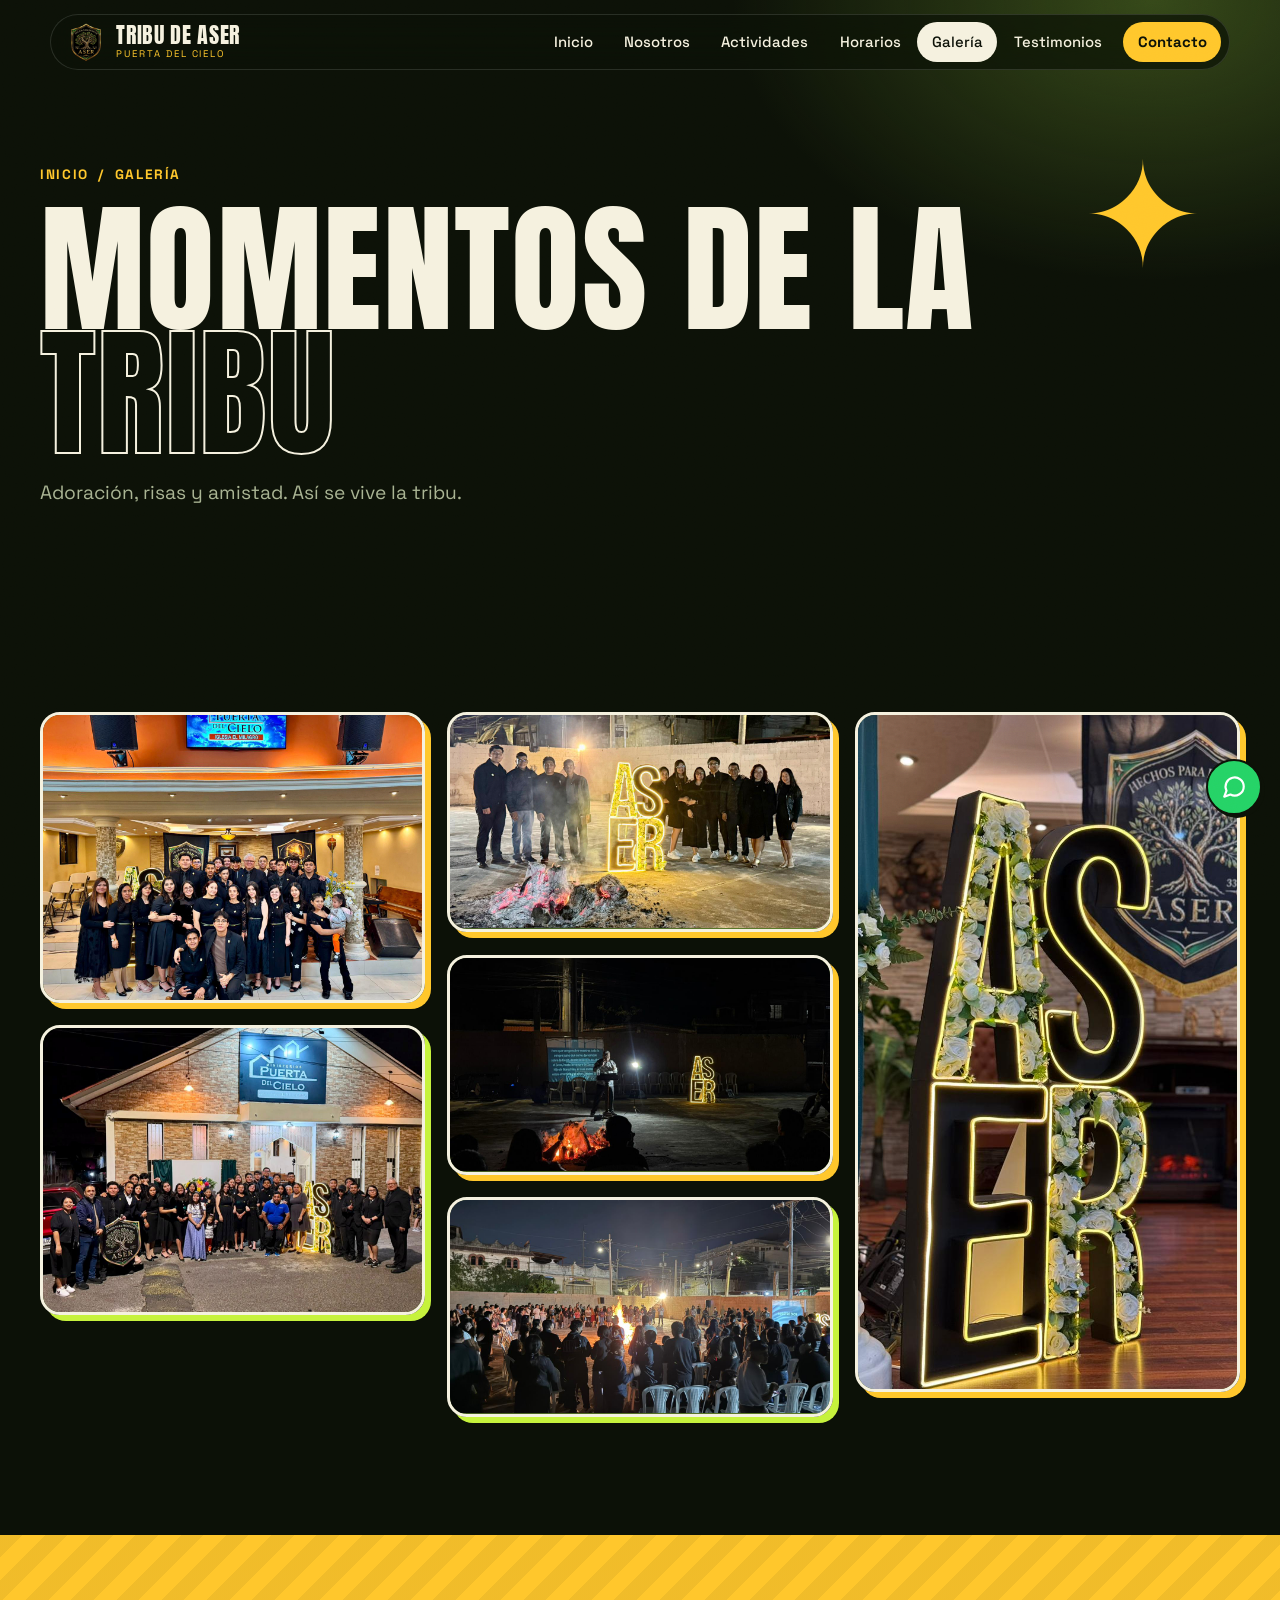
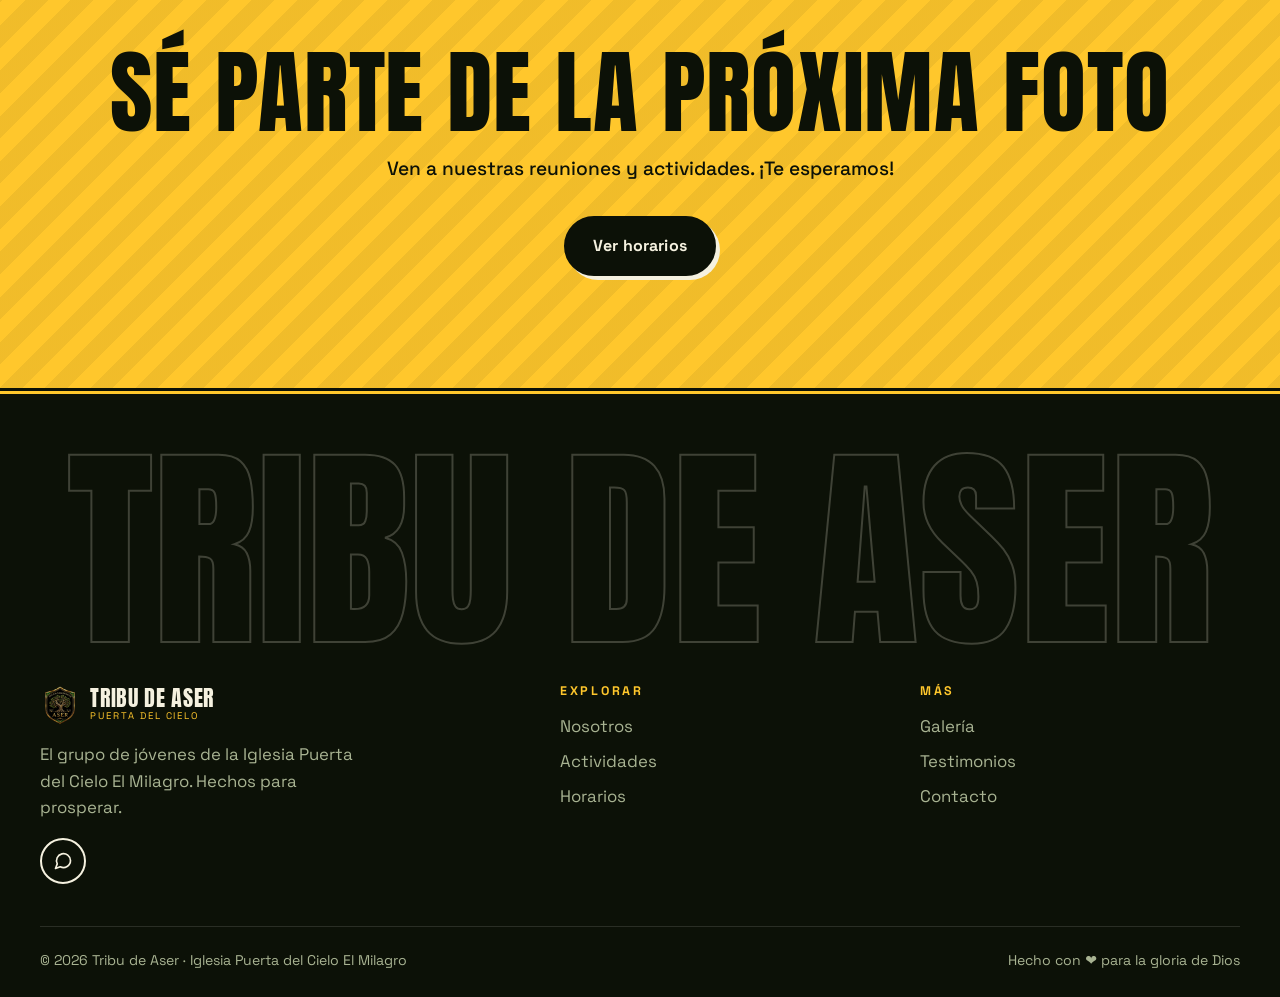
<file: galeria.html>
<!DOCTYPE html>
<html lang="es">
<head>
  <meta charset="UTF-8" />
  <meta name="viewport" content="width=device-width, initial-scale=1.0" />
  <title>Galería · Tribu de Aser</title>
  <meta name="description" content="Fotos y momentos de la Tribu de Aser, Iglesia Puerta del Cielo El Milagro." />
  <meta name="theme-color" content="#0c1107" />
  <meta property="og:title" content="Galería · Tribu de Aser" />
  <meta property="og:description" content="Fotos y momentos de la Tribu de Aser, Iglesia Puerta del Cielo El Milagro." />
  <meta property="og:image" content="LogoAser.PNG" />
  <link rel="icon" href="LogoAser.PNG" />
  <link rel="preconnect" href="https://fonts.googleapis.com" />
  <link rel="preconnect" href="https://fonts.gstatic.com" crossorigin />
  <link href="https://fonts.googleapis.com/css2?family=Anton&family=Space+Grotesk:wght@400;500;700&display=swap" rel="stylesheet" />
  <link rel="stylesheet" href="styles.css" />
</head>
<body>
  <div class="preloader" aria-hidden="true"><div class="preloader__inner"><img class="preloader__logo" src="LogoAser.PNG" alt="" /><p>Cargando bendición…</p></div></div>
  <div class="progress" aria-hidden="true"><i></i></div>
  <header class="nav">
    <div class="nav__inner">
      <a class="brand" href="index.html" aria-label="Tribu de Aser, inicio"><img src="LogoAser.PNG" alt="Logo Tribu de Aser" /><span>Tribu de Aser<small>PUERTA DEL CIELO</small></span></a>
      <nav class="nav__links" id="menu" aria-label="Principal">
        <a href="index.html">Inicio</a><a href="nosotros.html">Nosotros</a><a href="actividades.html">Actividades</a><a href="horarios.html">Horarios</a><a href="galeria.html">Galería</a><a href="testimonios.html">Testimonios</a>
        <a class="nav__cta" href="contacto.html">Contacto</a>
      </nav>
      <button class="nav__toggle" aria-label="Abrir menú" aria-expanded="false" aria-controls="menu"><span></span><span></span><span></span></button>
    </div>
  </header>
  <main>
    <section class="page-hero">
      <div class="page-hero__star" aria-hidden="true">✦</div>
      <div class="container">
        <div class="crumb"><a href="index.html">Inicio</a><span>/</span><span>Galería</span></div>
        <h1 class="reveal">Momentos de la <span class="outline">tribu</span></h1>
        <p class="reveal" style="--d:.1s">Adoración, risas y amistad. Así se vive la tribu.</p>
      </div>
    </section>
    <section class="section">
      <div class="container">

        <div class="masonry">
          <figure class="shot reveal" data-lightbox><img src="ASER1.jpeg" alt="Tribu de Aser, foto 1" loading="lazy" /></figure>
          <figure class="shot reveal" data-lightbox><img src="ASER2.jpeg" alt="Tribu de Aser, foto 2" loading="lazy" /></figure>
          <figure class="shot reveal" data-lightbox><img src="ASER3.jpeg" alt="Tribu de Aser, foto 3" loading="lazy" /></figure>
          <figure class="shot reveal" data-lightbox><img src="ASER4.jpeg" alt="Tribu de Aser, foto 4" loading="lazy" /></figure>
          <figure class="shot reveal" data-lightbox><img src="ASER5.jpeg" alt="Tribu de Aser, foto 5" loading="lazy" /></figure>
          <figure class="shot reveal" data-lightbox><img src="ASER6.jpeg" alt="Tribu de Aser, foto 6" loading="lazy" /></figure>
        </div>
      </div>
    </section>

    <section class="cta">
      <div class="container">
        <h2 class="title reveal">Sé parte de la próxima foto</h2>
        <p class="reveal">Ven a nuestras reuniones y actividades. ¡Te esperamos!</p>
        <div class="btn-row reveal"><a class="btn btn--dark" href="horarios.html">Ver horarios</a></div>
      </div>
    </section>
  </main>
  <footer class="footer">
    <div class="container">
      <div class="footer__word" aria-hidden="true">Tribu de Aser</div>
      <div class="footer__grid">
        <div>
          <a class="brand" href="index.html"><img src="LogoAser.PNG" alt="" /><span>Tribu de Aser<small>PUERTA DEL CIELO</small></span></a>
          <p style="margin-top:1rem">El grupo de jóvenes de la Iglesia Puerta del Cielo El Milagro. Hechos para prosperar.</p>
          <div class="social"><a href="https://wa.me/50259231912" target="_blank" rel="noopener" aria-label="WhatsApp"><svg viewBox="0 0 24 24" fill="none" stroke="currentColor" stroke-width="2" stroke-linecap="round" stroke-linejoin="round" aria-hidden="true"><path d="M21 11.5a8.4 8.4 0 0 1-12.3 7.4L3 21l2.1-5.6A8.4 8.4 0 1 1 21 11.5z"/></svg></a></div>
        </div>
        <div><h4>EXPLORAR</h4><ul><li><a href="nosotros.html">Nosotros</a></li><li><a href="actividades.html">Actividades</a></li><li><a href="horarios.html">Horarios</a></li></ul></div>
        <div><h4>MÁS</h4><ul><li><a href="galeria.html">Galería</a></li><li><a href="testimonios.html">Testimonios</a></li><li><a href="contacto.html">Contacto</a></li></ul></div>
      </div>
      <div class="footer__bottom"><span>© <span data-year>2026</span> Tribu de Aser · Iglesia Puerta del Cielo El Milagro</span><span>Hecho con ❤️ para la gloria de Dios</span></div>
    </div>
  </footer>
  <div class="fab">
    <a class="wa" href="https://wa.me/50259231912" target="_blank" rel="noopener" aria-label="Escribir por WhatsApp"><svg viewBox="0 0 24 24" fill="none" stroke="currentColor" stroke-width="2" stroke-linecap="round" stroke-linejoin="round" aria-hidden="true"><path d="M21 11.5a8.4 8.4 0 0 1-12.3 7.4L3 21l2.1-5.6A8.4 8.4 0 1 1 21 11.5z"/></svg></a>
    <button class="top" type="button" aria-label="Volver arriba"><svg viewBox="0 0 24 24" fill="none" stroke="currentColor" stroke-width="3" stroke-linecap="round" stroke-linejoin="round"><path d="m18 15-6-6-6 6"/></svg></button>
  </div>
  <script src="config.js"></script>
  <script src="main.js"></script>
</body>
</html>
</file>
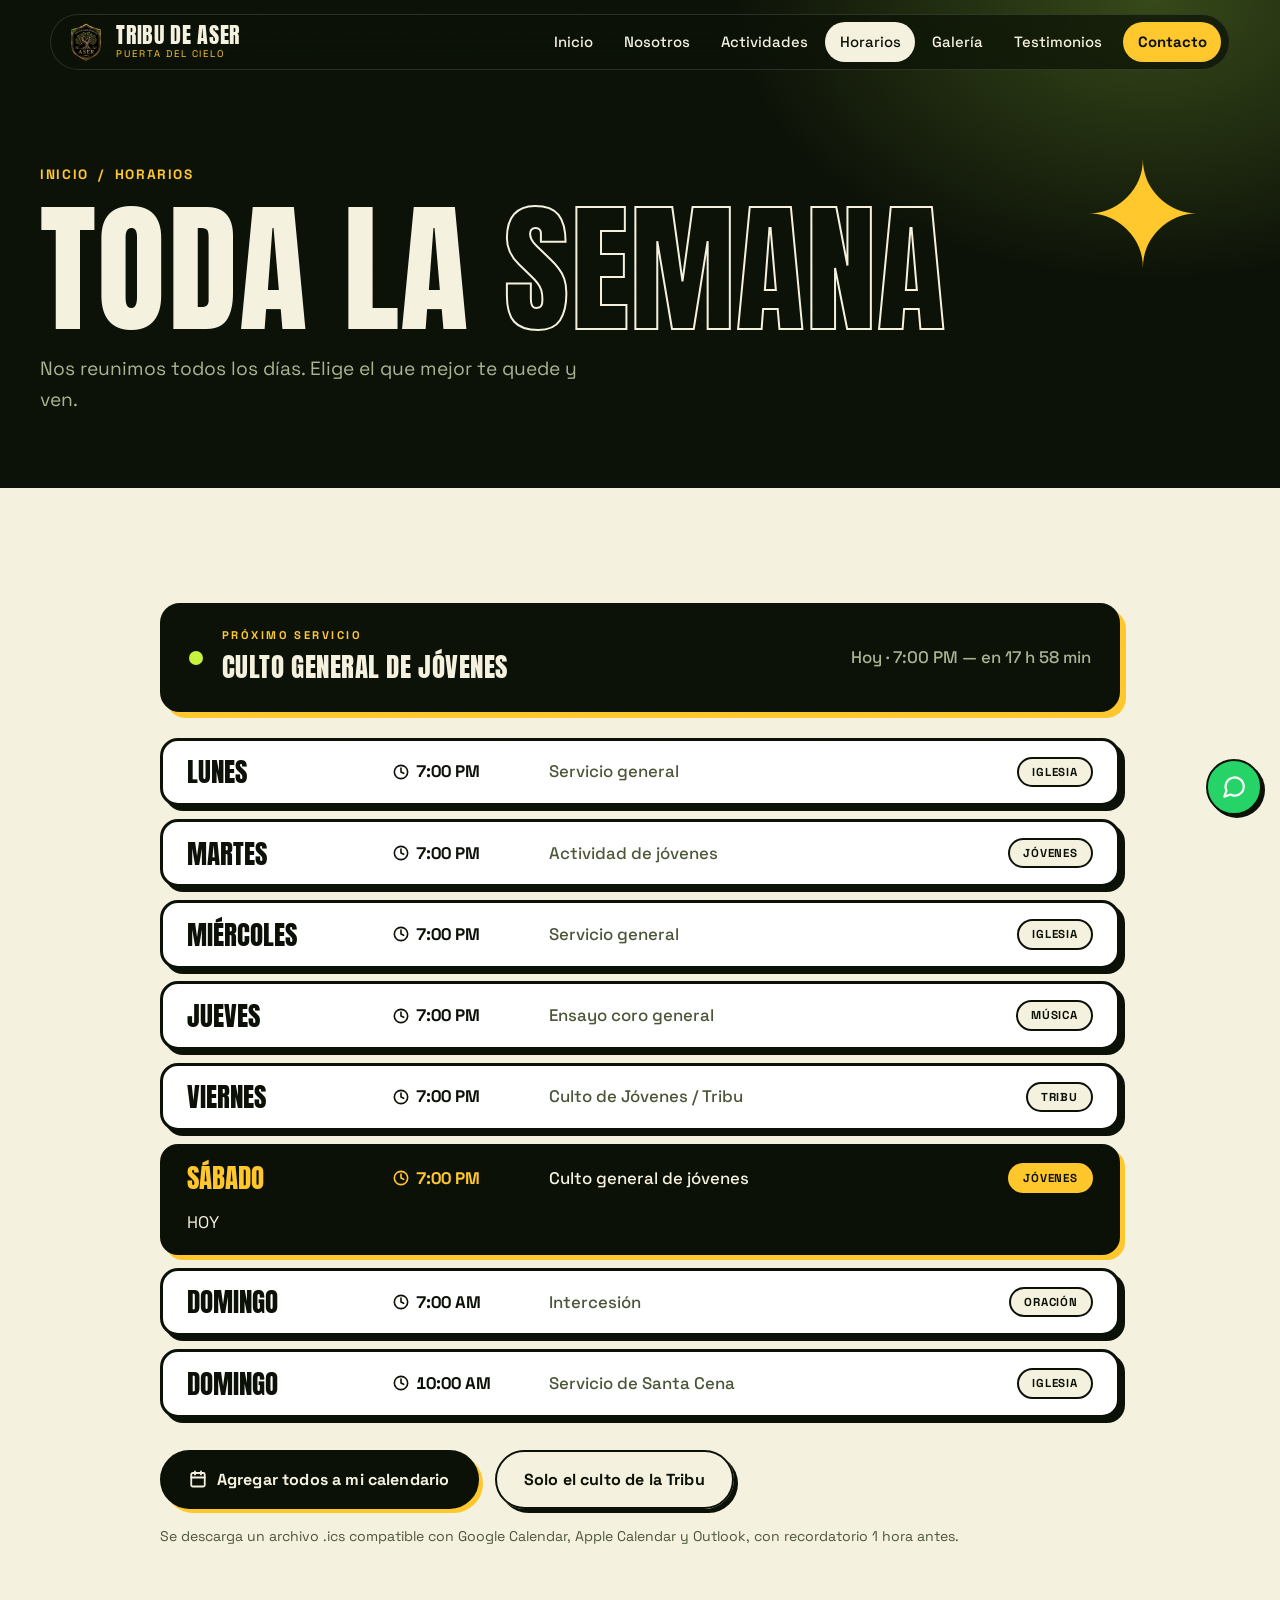
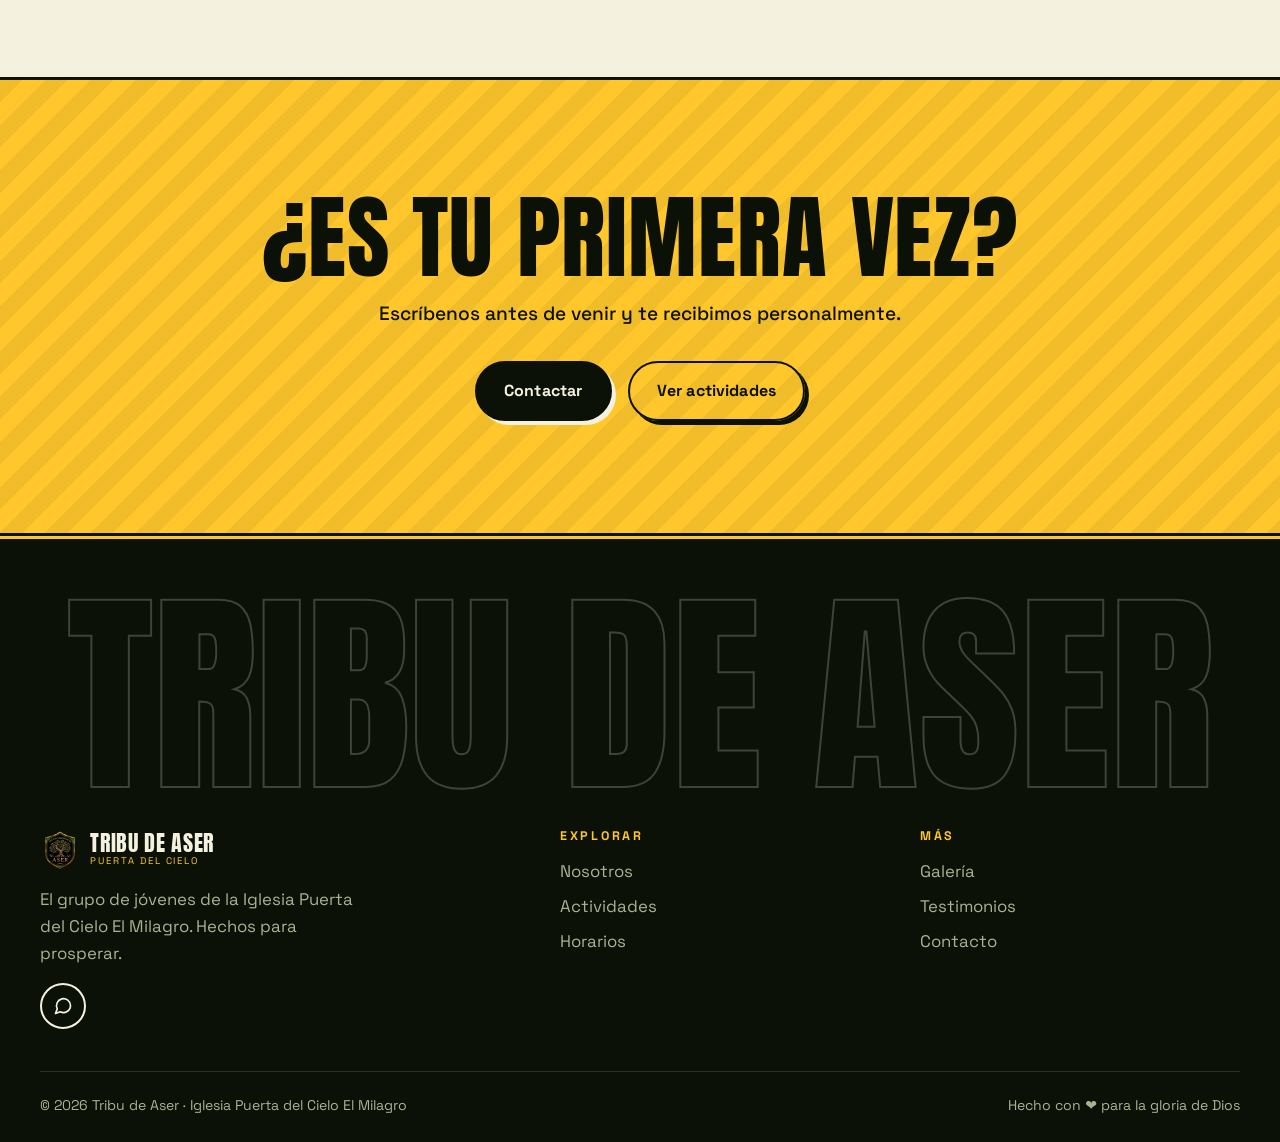
<file: horarios.html>
<!DOCTYPE html>
<html lang="es">
<head>
  <meta charset="UTF-8" />
  <meta name="viewport" content="width=device-width, initial-scale=1.0" />
  <title>Horarios · Tribu de Aser</title>
  <meta name="description" content="Horarios semanales de servicios y actividades de la Tribu de Aser y la Iglesia Puerta del Cielo El Milagro." />
  <meta name="theme-color" content="#0c1107" />
  <meta property="og:title" content="Horarios · Tribu de Aser" />
  <meta property="og:description" content="Horarios semanales de servicios y actividades de la Tribu de Aser y la Iglesia Puerta del Cielo El Milagro." />
  <meta property="og:image" content="LogoAser.PNG" />
  <link rel="icon" href="LogoAser.PNG" />
  <link rel="preconnect" href="https://fonts.googleapis.com" />
  <link rel="preconnect" href="https://fonts.gstatic.com" crossorigin />
  <link href="https://fonts.googleapis.com/css2?family=Anton&family=Space+Grotesk:wght@400;500;700&display=swap" rel="stylesheet" />
  <link rel="stylesheet" href="styles.css" />
</head>
<body>
  <div class="preloader" aria-hidden="true"><div class="preloader__inner"><img class="preloader__logo" src="LogoAser.PNG" alt="" /><p>Cargando bendición…</p></div></div>
  <div class="progress" aria-hidden="true"><i></i></div>
  <header class="nav">
    <div class="nav__inner">
      <a class="brand" href="index.html" aria-label="Tribu de Aser, inicio"><img src="LogoAser.PNG" alt="Logo Tribu de Aser" /><span>Tribu de Aser<small>PUERTA DEL CIELO</small></span></a>
      <nav class="nav__links" id="menu" aria-label="Principal">
        <a href="index.html">Inicio</a><a href="nosotros.html">Nosotros</a><a href="actividades.html">Actividades</a><a href="horarios.html">Horarios</a><a href="galeria.html">Galería</a><a href="testimonios.html">Testimonios</a>
        <a class="nav__cta" href="contacto.html">Contacto</a>
      </nav>
      <button class="nav__toggle" aria-label="Abrir menú" aria-expanded="false" aria-controls="menu"><span></span><span></span><span></span></button>
    </div>
  </header>
  <main>
    <section class="page-hero">
      <div class="page-hero__star" aria-hidden="true">✦</div>
      <div class="container">
        <div class="crumb"><a href="index.html">Inicio</a><span>/</span><span>Horarios</span></div>
        <h1 class="reveal">Toda la <span class="outline">semana</span></h1>
        <p class="reveal" style="--d:.1s">Nos reunimos todos los días. Elige el que mejor te quede y ven.</p>
      </div>
    </section>
    <section class="section section--cream">
      <div class="container" style="max-width:960px">
        <div class="reveal">
      <div class="next-service" data-next-service><span class="live-dot"></span><div><small>Próximo servicio</small><strong data-ns-name>Cargando…</strong></div><span class="when" data-ns-when></span></div>
      <div class="schedule">
        <div class="row" data-day="1" data-time="19:00" data-name="Servicio general"><span class="row__day">Lunes</span><span class="row__time"><svg viewBox="0 0 24 24" fill="none" stroke="currentColor" stroke-width="2.4" stroke-linecap="round" stroke-linejoin="round" aria-hidden="true"><circle cx="12" cy="12" r="10"/><path d="M12 6v6l4 2"/></svg>7:00 PM</span><span class="row__name">Servicio general</span><span class="row__tag">Iglesia</span></div>
        <div class="row" data-day="2" data-time="19:00" data-name="Actividad de jóvenes"><span class="row__day">Martes</span><span class="row__time"><svg viewBox="0 0 24 24" fill="none" stroke="currentColor" stroke-width="2.4" stroke-linecap="round" stroke-linejoin="round" aria-hidden="true"><circle cx="12" cy="12" r="10"/><path d="M12 6v6l4 2"/></svg>7:00 PM</span><span class="row__name">Actividad de jóvenes</span><span class="row__tag">Jóvenes</span></div>
        <div class="row" data-day="3" data-time="19:00" data-name="Servicio general"><span class="row__day">Miércoles</span><span class="row__time"><svg viewBox="0 0 24 24" fill="none" stroke="currentColor" stroke-width="2.4" stroke-linecap="round" stroke-linejoin="round" aria-hidden="true"><circle cx="12" cy="12" r="10"/><path d="M12 6v6l4 2"/></svg>7:00 PM</span><span class="row__name">Servicio general</span><span class="row__tag">Iglesia</span></div>
        <div class="row" data-day="4" data-time="19:00" data-name="Ensayo coro general"><span class="row__day">Jueves</span><span class="row__time"><svg viewBox="0 0 24 24" fill="none" stroke="currentColor" stroke-width="2.4" stroke-linecap="round" stroke-linejoin="round" aria-hidden="true"><circle cx="12" cy="12" r="10"/><path d="M12 6v6l4 2"/></svg>7:00 PM</span><span class="row__name">Ensayo coro general</span><span class="row__tag">Música</span></div>
        <div class="row" data-day="5" data-time="19:00" data-name="Culto de Jóvenes / Tribu"><span class="row__day">Viernes</span><span class="row__time"><svg viewBox="0 0 24 24" fill="none" stroke="currentColor" stroke-width="2.4" stroke-linecap="round" stroke-linejoin="round" aria-hidden="true"><circle cx="12" cy="12" r="10"/><path d="M12 6v6l4 2"/></svg>7:00 PM</span><span class="row__name">Culto de Jóvenes / Tribu</span><span class="row__tag">Tribu</span></div>
        <div class="row" data-day="6" data-time="19:00" data-name="Culto general de jóvenes"><span class="row__day">Sábado</span><span class="row__time"><svg viewBox="0 0 24 24" fill="none" stroke="currentColor" stroke-width="2.4" stroke-linecap="round" stroke-linejoin="round" aria-hidden="true"><circle cx="12" cy="12" r="10"/><path d="M12 6v6l4 2"/></svg>7:00 PM</span><span class="row__name">Culto general de jóvenes</span><span class="row__tag">Jóvenes</span></div>
        <div class="row" data-day="0" data-time="07:00" data-name="Intercesión"><span class="row__day">Domingo</span><span class="row__time"><svg viewBox="0 0 24 24" fill="none" stroke="currentColor" stroke-width="2.4" stroke-linecap="round" stroke-linejoin="round" aria-hidden="true"><circle cx="12" cy="12" r="10"/><path d="M12 6v6l4 2"/></svg>7:00 AM</span><span class="row__name">Intercesión</span><span class="row__tag">Oración</span></div>
        <div class="row" data-day="0" data-time="10:00" data-name="Servicio de Santa Cena"><span class="row__day">Domingo</span><span class="row__time"><svg viewBox="0 0 24 24" fill="none" stroke="currentColor" stroke-width="2.4" stroke-linecap="round" stroke-linejoin="round" aria-hidden="true"><circle cx="12" cy="12" r="10"/><path d="M12 6v6l4 2"/></svg>10:00 AM</span><span class="row__name">Servicio de Santa Cena</span><span class="row__tag">Iglesia</span></div>
      </div>

          <div class="cal-actions">
            <button class="btn btn--dark" type="button" data-ics-all><svg viewBox="0 0 24 24" fill="none" stroke="currentColor" stroke-width="2.4" stroke-linecap="round" stroke-linejoin="round" aria-hidden="true"><rect x="3" y="4" width="18" height="18" rx="2"/><path d="M16 2v4M8 2v4M3 10h18"/></svg> Agregar todos a mi calendario</button>
            <button class="btn btn--ghost" type="button" data-ics-tribu>Solo el culto de la Tribu</button>
          </div>
          <p class="note">Se descarga un archivo .ics compatible con Google Calendar, Apple Calendar y Outlook, con recordatorio 1 hora antes.</p>
        </div>
      </div>
    </section>

    <section class="cta">
      <div class="container">
        <h2 class="title reveal">¿Es tu primera vez?</h2>
        <p class="reveal">Escríbenos antes de venir y te recibimos personalmente.</p>
        <div class="btn-row reveal"><a class="btn btn--dark" href="contacto.html">Contactar</a><a class="btn btn--ghost" href="actividades.html">Ver actividades</a></div>
      </div>
    </section>
  </main>
  <footer class="footer">
    <div class="container">
      <div class="footer__word" aria-hidden="true">Tribu de Aser</div>
      <div class="footer__grid">
        <div>
          <a class="brand" href="index.html"><img src="LogoAser.PNG" alt="" /><span>Tribu de Aser<small>PUERTA DEL CIELO</small></span></a>
          <p style="margin-top:1rem">El grupo de jóvenes de la Iglesia Puerta del Cielo El Milagro. Hechos para prosperar.</p>
          <div class="social"><a href="https://wa.me/50259231912" target="_blank" rel="noopener" aria-label="WhatsApp"><svg viewBox="0 0 24 24" fill="none" stroke="currentColor" stroke-width="2" stroke-linecap="round" stroke-linejoin="round" aria-hidden="true"><path d="M21 11.5a8.4 8.4 0 0 1-12.3 7.4L3 21l2.1-5.6A8.4 8.4 0 1 1 21 11.5z"/></svg></a></div>
        </div>
        <div><h4>EXPLORAR</h4><ul><li><a href="nosotros.html">Nosotros</a></li><li><a href="actividades.html">Actividades</a></li><li><a href="horarios.html">Horarios</a></li></ul></div>
        <div><h4>MÁS</h4><ul><li><a href="galeria.html">Galería</a></li><li><a href="testimonios.html">Testimonios</a></li><li><a href="contacto.html">Contacto</a></li></ul></div>
      </div>
      <div class="footer__bottom"><span>© <span data-year>2026</span> Tribu de Aser · Iglesia Puerta del Cielo El Milagro</span><span>Hecho con ❤️ para la gloria de Dios</span></div>
    </div>
  </footer>
  <div class="fab">
    <a class="wa" href="https://wa.me/50259231912" target="_blank" rel="noopener" aria-label="Escribir por WhatsApp"><svg viewBox="0 0 24 24" fill="none" stroke="currentColor" stroke-width="2" stroke-linecap="round" stroke-linejoin="round" aria-hidden="true"><path d="M21 11.5a8.4 8.4 0 0 1-12.3 7.4L3 21l2.1-5.6A8.4 8.4 0 1 1 21 11.5z"/></svg></a>
    <button class="top" type="button" aria-label="Volver arriba"><svg viewBox="0 0 24 24" fill="none" stroke="currentColor" stroke-width="3" stroke-linecap="round" stroke-linejoin="round"><path d="m18 15-6-6-6 6"/></svg></button>
  </div>
  <script src="config.js"></script>
  <script src="main.js"></script>
</body>
</html>
</file>
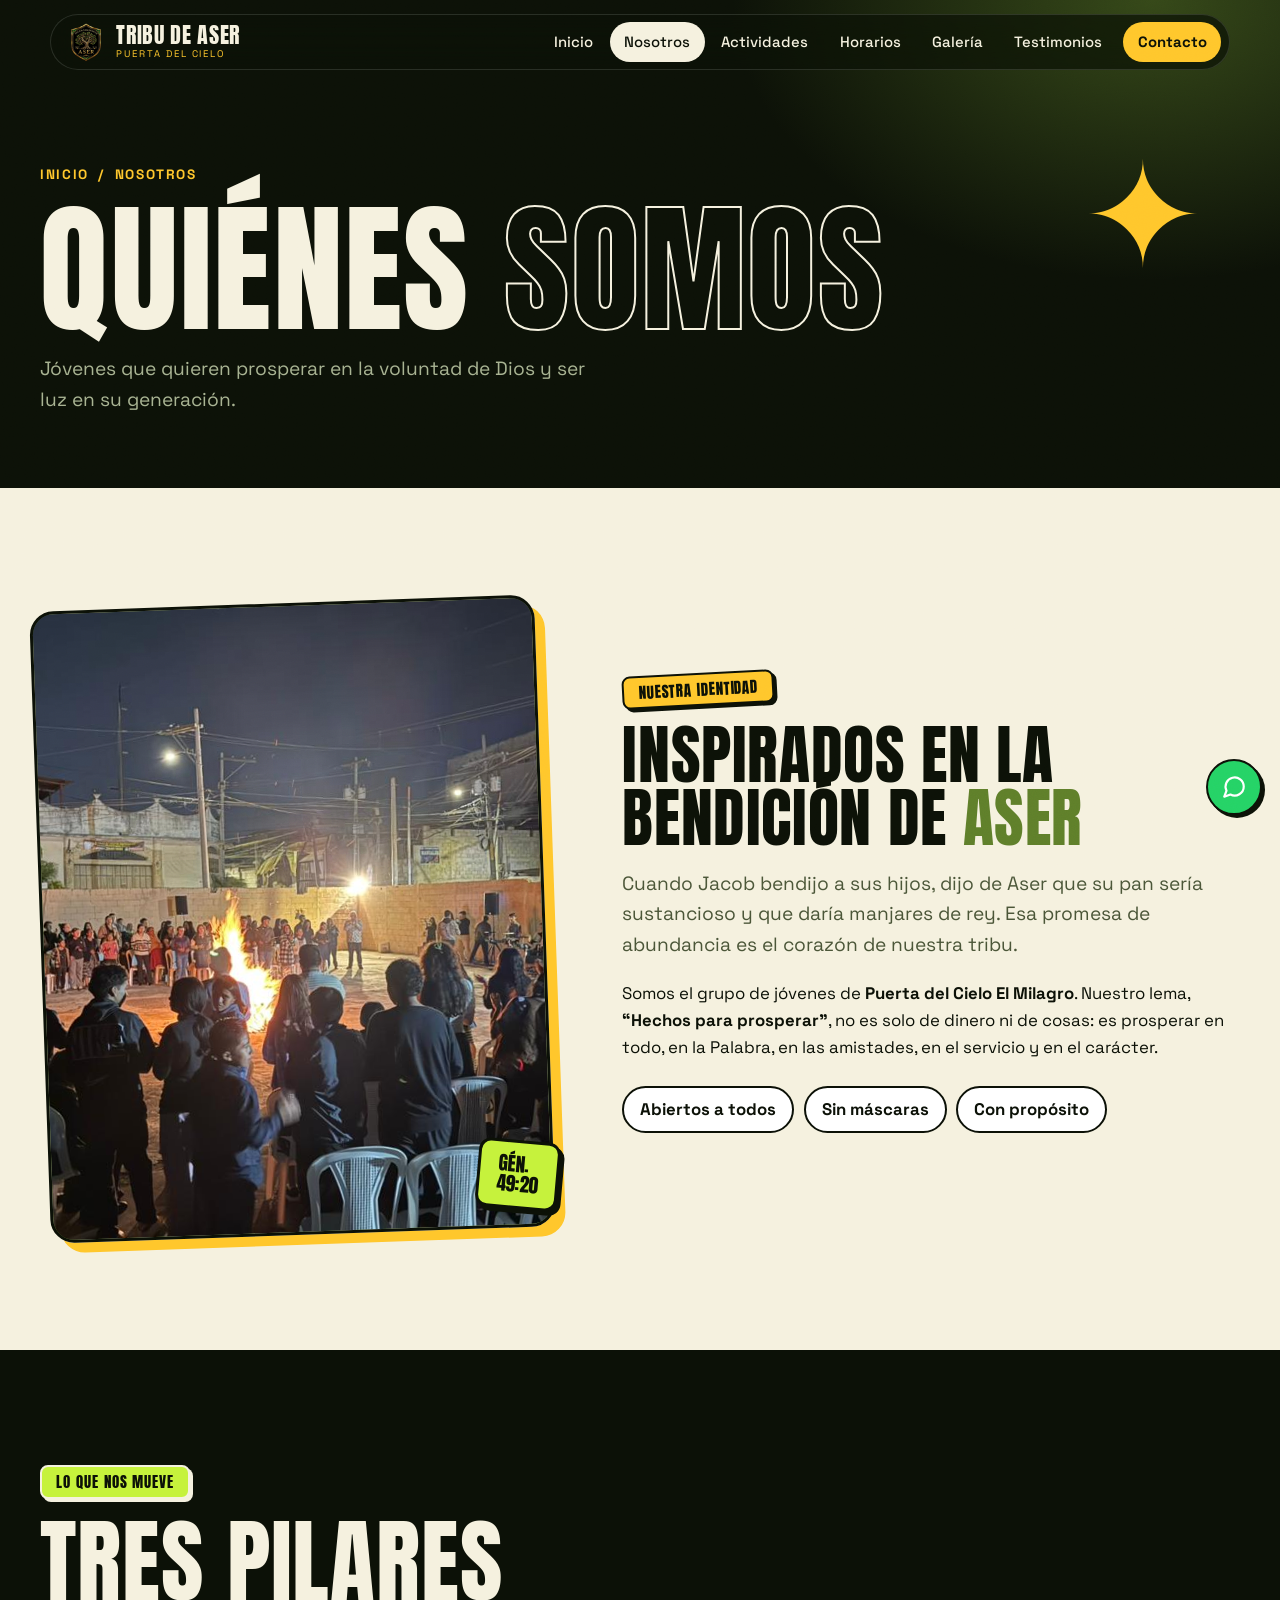
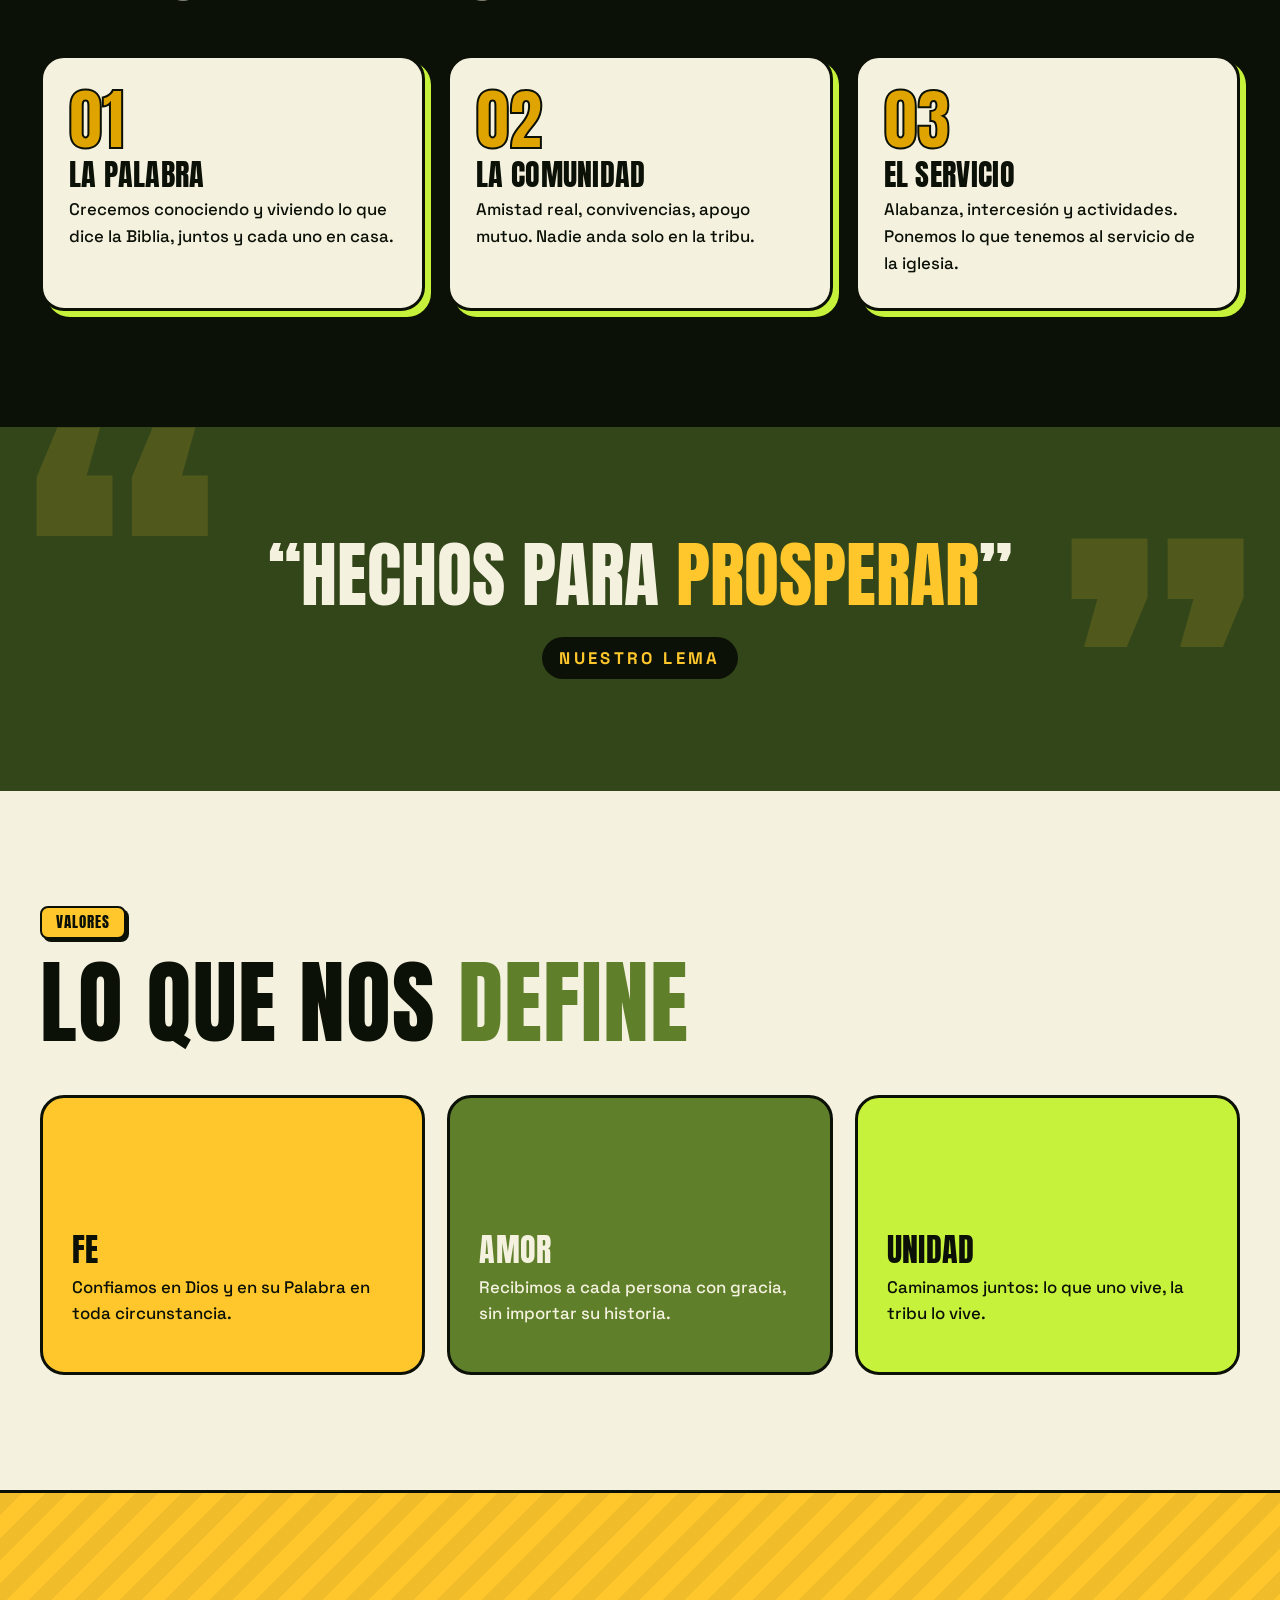
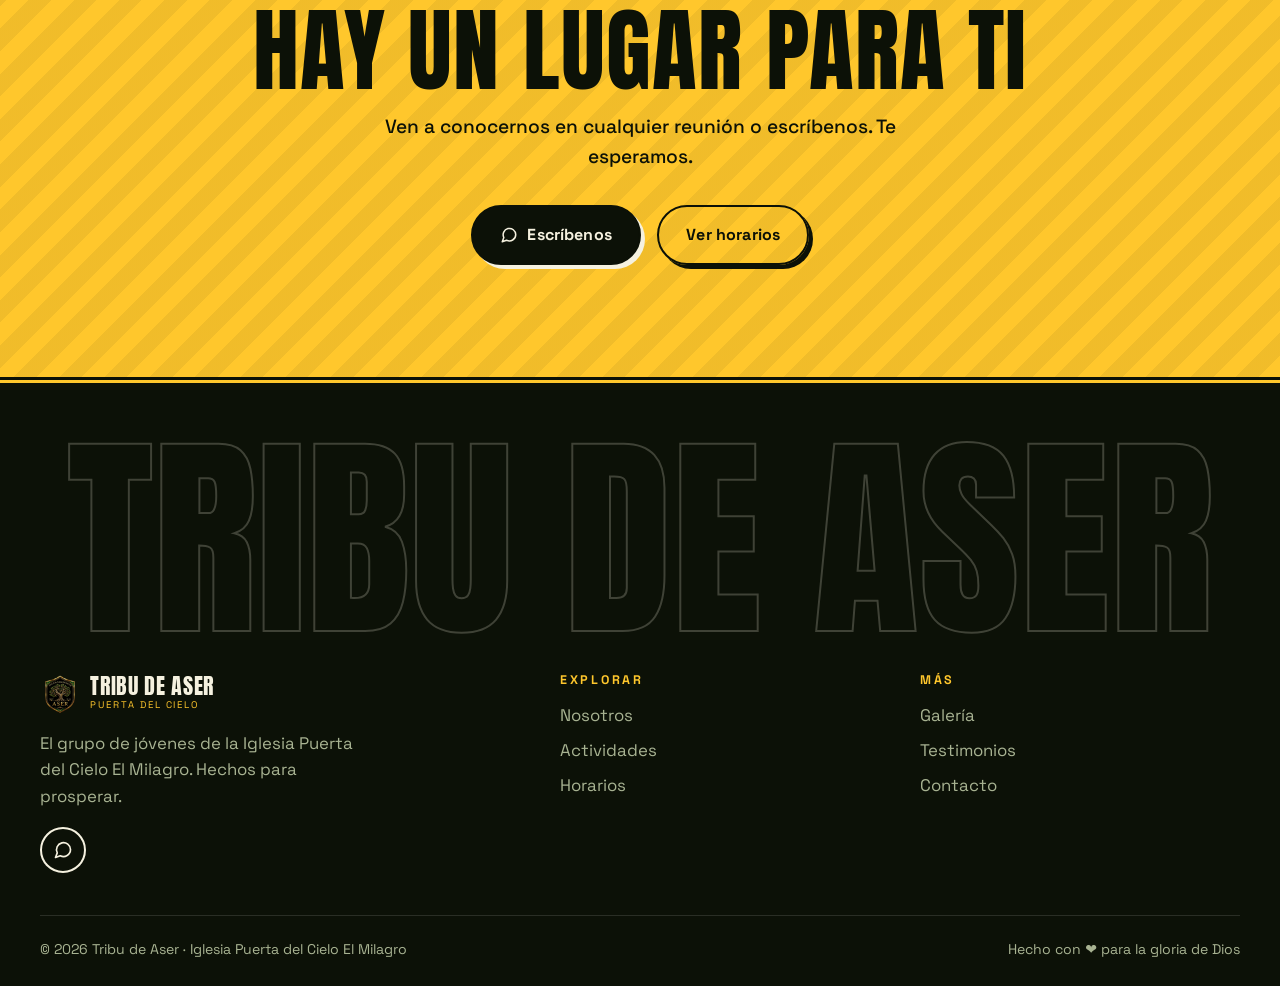
<file: nosotros.html>
<!DOCTYPE html>
<html lang="es">
<head>
  <meta charset="UTF-8" />
  <meta name="viewport" content="width=device-width, initial-scale=1.0" />
  <title>Nosotros · Tribu de Aser</title>
  <meta name="description" content="Conoce quiénes somos: el grupo de jóvenes de la Iglesia Puerta del Cielo El Milagro." />
  <meta name="theme-color" content="#0c1107" />
  <meta property="og:title" content="Nosotros · Tribu de Aser" />
  <meta property="og:description" content="Conoce quiénes somos: el grupo de jóvenes de la Iglesia Puerta del Cielo El Milagro." />
  <meta property="og:image" content="LogoAser.PNG" />
  <link rel="icon" href="LogoAser.PNG" />
  <link rel="preconnect" href="https://fonts.googleapis.com" />
  <link rel="preconnect" href="https://fonts.gstatic.com" crossorigin />
  <link href="https://fonts.googleapis.com/css2?family=Anton&family=Space+Grotesk:wght@400;500;700&display=swap" rel="stylesheet" />
  <link rel="stylesheet" href="styles.css" />
</head>
<body>
  <div class="preloader" aria-hidden="true"><div class="preloader__inner"><img class="preloader__logo" src="LogoAser.PNG" alt="" /><p>Cargando bendición…</p></div></div>
  <div class="progress" aria-hidden="true"><i></i></div>
  <header class="nav">
    <div class="nav__inner">
      <a class="brand" href="index.html" aria-label="Tribu de Aser, inicio"><img src="LogoAser.PNG" alt="Logo Tribu de Aser" /><span>Tribu de Aser<small>PUERTA DEL CIELO</small></span></a>
      <nav class="nav__links" id="menu" aria-label="Principal">
        <a href="index.html">Inicio</a><a href="nosotros.html">Nosotros</a><a href="actividades.html">Actividades</a><a href="horarios.html">Horarios</a><a href="galeria.html">Galería</a><a href="testimonios.html">Testimonios</a>
        <a class="nav__cta" href="contacto.html">Contacto</a>
      </nav>
      <button class="nav__toggle" aria-label="Abrir menú" aria-expanded="false" aria-controls="menu"><span></span><span></span><span></span></button>
    </div>
  </header>
  <main>
    <section class="page-hero">
      <div class="page-hero__star" aria-hidden="true">✦</div>
      <div class="container">
        <div class="crumb"><a href="index.html">Inicio</a><span>/</span><span>Nosotros</span></div>
        <h1 class="reveal">Quiénes <span class="outline">somos</span></h1>
        <p class="reveal" style="--d:.1s">Jóvenes que quieren prosperar en la voluntad de Dios y ser luz en su generación.</p>
      </div>
    </section>
    <section class="section section--cream">
      <div class="container split">
        <div class="split__media reveal reveal--left">
          <div class="frame"><img src="ASER5.jpeg" alt="Reunión de la Tribu de Aser" loading="lazy" /></div>
          <div class="split__stamp">Gén.<br>49:20</div>
        </div>
        <div class="reveal reveal--right">
          <span class="sticker">Nuestra identidad</span>
          <h2 class="title title--md">Inspirados en la bendición de <span class="hl">Aser</span></h2>
          <p class="lead" style="margin-top:1.2rem">Cuando Jacob bendijo a sus hijos, dijo de Aser que su pan sería sustancioso y que daría manjares de rey. Esa promesa de abundancia es el corazón de nuestra tribu.</p>
          <p>Somos el grupo de jóvenes de <b>Puerta del Cielo El Milagro</b>. Nuestro lema, <b>“Hechos para prosperar”</b>, no es solo de dinero ni de cosas: es prosperar en todo, en la Palabra, en las amistades, en el servicio y en el carácter.</p>
          <div class="pills"><span class="pill">Abiertos a todos</span><span class="pill">Sin máscaras</span><span class="pill">Con propósito</span></div>
        </div>
      </div>
    </section>

    <section class="section">
      <div class="container">
        <span class="sticker sticker--lime reveal">Lo que nos mueve</span>
        <h2 class="title reveal">Tres pilares</h2>
        <div class="steps">
          <div class="step reveal"><h3>La Palabra</h3><p>Crecemos conociendo y viviendo lo que dice la Biblia, juntos y cada uno en casa.</p></div>
          <div class="step reveal" style="--d:.1s"><h3>La comunidad</h3><p>Amistad real, convivencias, apoyo mutuo. Nadie anda solo en la tribu.</p></div>
          <div class="step reveal" style="--d:.2s"><h3>El servicio</h3><p>Alabanza, intercesión y actividades. Ponemos lo que tenemos al servicio de la iglesia.</p></div>
        </div>
      </div>
    </section>

    <section class="verse">
      <div class="container reveal">
        <blockquote>“Hechos para <em>prosperar</em>”</blockquote>
        <cite>Nuestro lema</cite>
      </div>
    </section>

    <section class="section section--cream">
      <div class="container">
        <span class="sticker reveal">Valores</span>
        <h2 class="title reveal">Lo que nos <span class="hl">define</span></h2>
        <div class="tiles">
          <article class="tile tile--gold reveal"><h3>Fe</h3><p>Confiamos en Dios y en su Palabra en toda circunstancia.</p></article>
          <article class="tile tile--olive reveal" style="--d:.08s"><h3>Amor</h3><p>Recibimos a cada persona con gracia, sin importar su historia.</p></article>
          <article class="tile tile--lime reveal" style="--d:.16s"><h3>Unidad</h3><p>Caminamos juntos: lo que uno vive, la tribu lo vive.</p></article>
        </div>
      </div>
    </section>

    <section class="cta">
      <div class="container">
        <h2 class="title reveal">Hay un lugar para ti</h2>
        <p class="reveal">Ven a conocernos en cualquier reunión o escríbenos. Te esperamos.</p>
        <div class="btn-row reveal"><a class="btn btn--dark" href="https://wa.me/50259231912" target="_blank" rel="noopener"><svg viewBox="0 0 24 24" fill="none" stroke="currentColor" stroke-width="2" stroke-linecap="round" stroke-linejoin="round" aria-hidden="true"><path d="M21 11.5a8.4 8.4 0 0 1-12.3 7.4L3 21l2.1-5.6A8.4 8.4 0 1 1 21 11.5z"/></svg> Escríbenos</a><a class="btn btn--ghost" href="horarios.html">Ver horarios</a></div>
      </div>
    </section>
  </main>
  <footer class="footer">
    <div class="container">
      <div class="footer__word" aria-hidden="true">Tribu de Aser</div>
      <div class="footer__grid">
        <div>
          <a class="brand" href="index.html"><img src="LogoAser.PNG" alt="" /><span>Tribu de Aser<small>PUERTA DEL CIELO</small></span></a>
          <p style="margin-top:1rem">El grupo de jóvenes de la Iglesia Puerta del Cielo El Milagro. Hechos para prosperar.</p>
          <div class="social"><a href="https://wa.me/50259231912" target="_blank" rel="noopener" aria-label="WhatsApp"><svg viewBox="0 0 24 24" fill="none" stroke="currentColor" stroke-width="2" stroke-linecap="round" stroke-linejoin="round" aria-hidden="true"><path d="M21 11.5a8.4 8.4 0 0 1-12.3 7.4L3 21l2.1-5.6A8.4 8.4 0 1 1 21 11.5z"/></svg></a></div>
        </div>
        <div><h4>EXPLORAR</h4><ul><li><a href="nosotros.html">Nosotros</a></li><li><a href="actividades.html">Actividades</a></li><li><a href="horarios.html">Horarios</a></li></ul></div>
        <div><h4>MÁS</h4><ul><li><a href="galeria.html">Galería</a></li><li><a href="testimonios.html">Testimonios</a></li><li><a href="contacto.html">Contacto</a></li></ul></div>
      </div>
      <div class="footer__bottom"><span>© <span data-year>2026</span> Tribu de Aser · Iglesia Puerta del Cielo El Milagro</span><span>Hecho con ❤️ para la gloria de Dios</span></div>
    </div>
  </footer>
  <div class="fab">
    <a class="wa" href="https://wa.me/50259231912" target="_blank" rel="noopener" aria-label="Escribir por WhatsApp"><svg viewBox="0 0 24 24" fill="none" stroke="currentColor" stroke-width="2" stroke-linecap="round" stroke-linejoin="round" aria-hidden="true"><path d="M21 11.5a8.4 8.4 0 0 1-12.3 7.4L3 21l2.1-5.6A8.4 8.4 0 1 1 21 11.5z"/></svg></a>
    <button class="top" type="button" aria-label="Volver arriba"><svg viewBox="0 0 24 24" fill="none" stroke="currentColor" stroke-width="3" stroke-linecap="round" stroke-linejoin="round"><path d="m18 15-6-6-6 6"/></svg></button>
  </div>
  <script src="config.js"></script>
  <script src="main.js"></script>
</body>
</html>
</file>
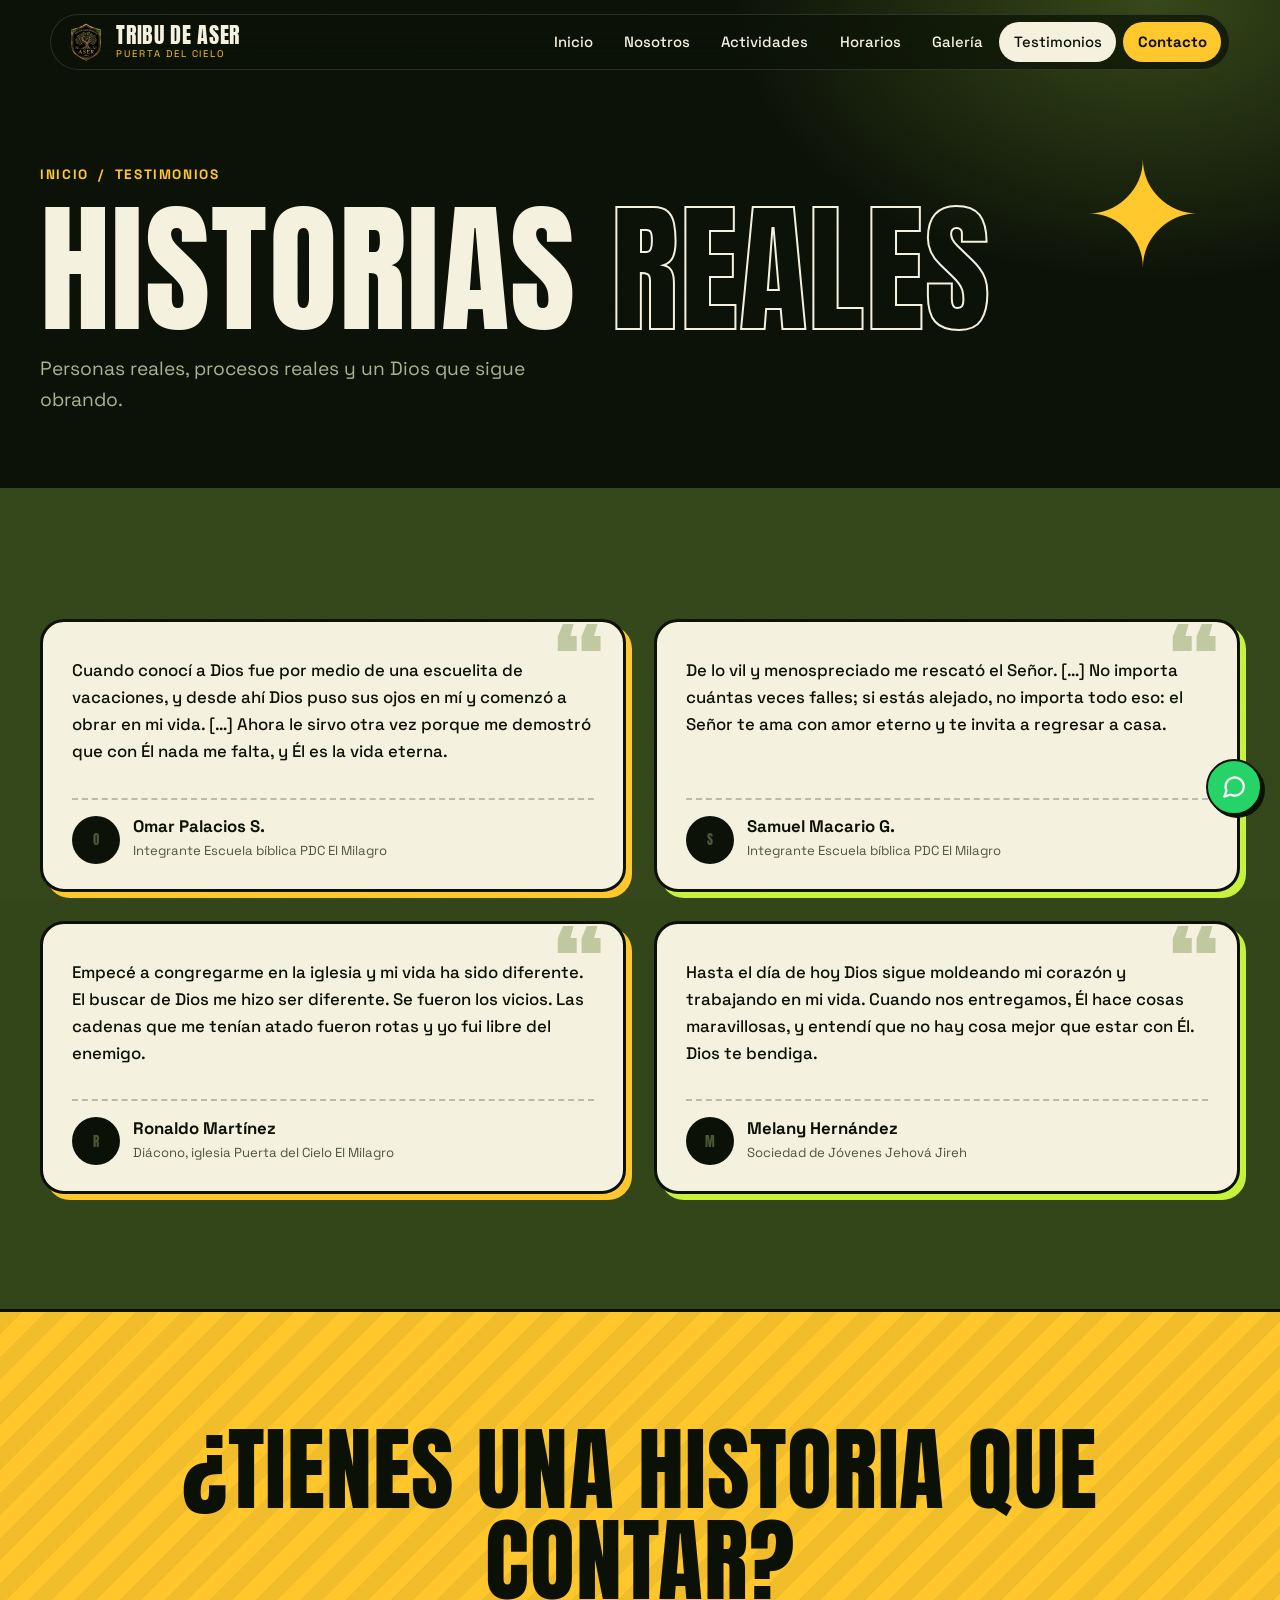
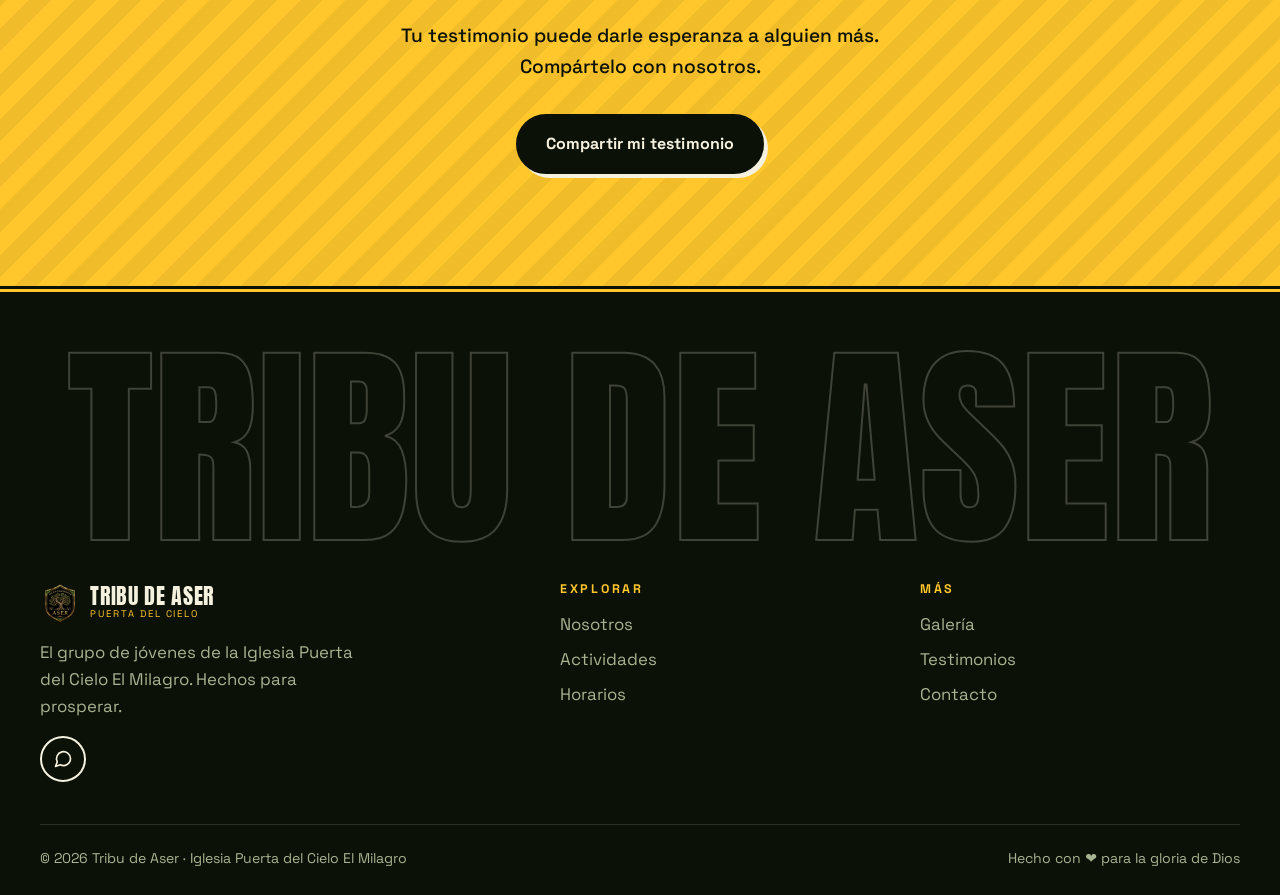
<file: testimonios.html>
<!DOCTYPE html>
<html lang="es">
<head>
  <meta charset="UTF-8" />
  <meta name="viewport" content="width=device-width, initial-scale=1.0" />
  <title>Testimonios · Tribu de Aser</title>
  <meta name="description" content="Historias reales de fe, restauración y esperanza de la comunidad de la Tribu de Aser." />
  <meta name="theme-color" content="#0c1107" />
  <meta property="og:title" content="Testimonios · Tribu de Aser" />
  <meta property="og:description" content="Historias reales de fe, restauración y esperanza de la comunidad de la Tribu de Aser." />
  <meta property="og:image" content="LogoAser.PNG" />
  <link rel="icon" href="LogoAser.PNG" />
  <link rel="preconnect" href="https://fonts.googleapis.com" />
  <link rel="preconnect" href="https://fonts.gstatic.com" crossorigin />
  <link href="https://fonts.googleapis.com/css2?family=Anton&family=Space+Grotesk:wght@400;500;700&display=swap" rel="stylesheet" />
  <link rel="stylesheet" href="styles.css" />
</head>
<body>
  <div class="preloader" aria-hidden="true"><div class="preloader__inner"><img class="preloader__logo" src="LogoAser.PNG" alt="" /><p>Cargando bendición…</p></div></div>
  <div class="progress" aria-hidden="true"><i></i></div>
  <header class="nav">
    <div class="nav__inner">
      <a class="brand" href="index.html" aria-label="Tribu de Aser, inicio"><img src="LogoAser.PNG" alt="Logo Tribu de Aser" /><span>Tribu de Aser<small>PUERTA DEL CIELO</small></span></a>
      <nav class="nav__links" id="menu" aria-label="Principal">
        <a href="index.html">Inicio</a><a href="nosotros.html">Nosotros</a><a href="actividades.html">Actividades</a><a href="horarios.html">Horarios</a><a href="galeria.html">Galería</a><a href="testimonios.html">Testimonios</a>
        <a class="nav__cta" href="contacto.html">Contacto</a>
      </nav>
      <button class="nav__toggle" aria-label="Abrir menú" aria-expanded="false" aria-controls="menu"><span></span><span></span><span></span></button>
    </div>
  </header>
  <main>
    <section class="page-hero">
      <div class="page-hero__star" aria-hidden="true">✦</div>
      <div class="container">
        <div class="crumb"><a href="index.html">Inicio</a><span>/</span><span>Testimonios</span></div>
        <h1 class="reveal">Historias <span class="outline">reales</span></h1>
        <p class="reveal" style="--d:.1s">Personas reales, procesos reales y un Dios que sigue obrando.</p>
      </div>
    </section>
    <section class="section section--olive">
      <div class="container">
        <!-- Para agregar un testimonio: copia un <blockquote class="quote"> completo y cambia texto e inicial. -->
        <div class="quotes-grid">
          <blockquote class="quote reveal"><p>Cuando conocí a Dios fue por medio de una escuelita de vacaciones, y desde ahí Dios puso sus ojos en mí y comenzó a obrar en mi vida. […] Ahora le sirvo otra vez porque me demostró que con Él nada me falta, y Él es la vida eterna.</p><footer><span class="avatar">O</span><div><b>Omar Palacios S.</b><span>Integrante Escuela bíblica PDC El Milagro</span></div></footer></blockquote>
          <blockquote class="quote reveal" style="--d:.1s"><p>De lo vil y menospreciado me rescató el Señor. […] No importa cuántas veces falles; si estás alejado, no importa todo eso: el Señor te ama con amor eterno y te invita a regresar a casa.</p><footer><span class="avatar">S</span><div><b>Samuel Macario G.</b><span>Integrante Escuela bíblica PDC El Milagro</span></div></footer></blockquote>
          <blockquote class="quote reveal"><p>Empecé a congregarme en la iglesia y mi vida ha sido diferente. El buscar de Dios me hizo ser diferente. Se fueron los vicios. Las cadenas que me tenían atado fueron rotas y yo fui libre del enemigo.</p><footer><span class="avatar">R</span><div><b>Ronaldo Martínez</b><span>Diácono, iglesia Puerta del Cielo El Milagro</span></div></footer></blockquote>
          <blockquote class="quote reveal" style="--d:.1s"><p>Hasta el día de hoy Dios sigue moldeando mi corazón y trabajando en mi vida. Cuando nos entregamos, Él hace cosas maravillosas, y entendí que no hay cosa mejor que estar con Él. Dios te bendiga.</p><footer><span class="avatar">M</span><div><b>Melany Hernández</b><span>Sociedad de Jóvenes Jehová Jireh</span></div></footer></blockquote>
        </div>
      </div>
    </section>

    <section class="cta">
      <div class="container">
        <h2 class="title reveal">¿Tienes una historia que contar?</h2>
        <p class="reveal">Tu testimonio puede darle esperanza a alguien más. Compártelo con nosotros.</p>
        <div class="btn-row reveal"><a class="btn btn--dark" href="contacto.html">Compartir mi testimonio</a></div>
      </div>
    </section>
  </main>
  <footer class="footer">
    <div class="container">
      <div class="footer__word" aria-hidden="true">Tribu de Aser</div>
      <div class="footer__grid">
        <div>
          <a class="brand" href="index.html"><img src="LogoAser.PNG" alt="" /><span>Tribu de Aser<small>PUERTA DEL CIELO</small></span></a>
          <p style="margin-top:1rem">El grupo de jóvenes de la Iglesia Puerta del Cielo El Milagro. Hechos para prosperar.</p>
          <div class="social"><a href="https://wa.me/50259231912" target="_blank" rel="noopener" aria-label="WhatsApp"><svg viewBox="0 0 24 24" fill="none" stroke="currentColor" stroke-width="2" stroke-linecap="round" stroke-linejoin="round" aria-hidden="true"><path d="M21 11.5a8.4 8.4 0 0 1-12.3 7.4L3 21l2.1-5.6A8.4 8.4 0 1 1 21 11.5z"/></svg></a></div>
        </div>
        <div><h4>EXPLORAR</h4><ul><li><a href="nosotros.html">Nosotros</a></li><li><a href="actividades.html">Actividades</a></li><li><a href="horarios.html">Horarios</a></li></ul></div>
        <div><h4>MÁS</h4><ul><li><a href="galeria.html">Galería</a></li><li><a href="testimonios.html">Testimonios</a></li><li><a href="contacto.html">Contacto</a></li></ul></div>
      </div>
      <div class="footer__bottom"><span>© <span data-year>2026</span> Tribu de Aser · Iglesia Puerta del Cielo El Milagro</span><span>Hecho con ❤️ para la gloria de Dios</span></div>
    </div>
  </footer>
  <div class="fab">
    <a class="wa" href="https://wa.me/50259231912" target="_blank" rel="noopener" aria-label="Escribir por WhatsApp"><svg viewBox="0 0 24 24" fill="none" stroke="currentColor" stroke-width="2" stroke-linecap="round" stroke-linejoin="round" aria-hidden="true"><path d="M21 11.5a8.4 8.4 0 0 1-12.3 7.4L3 21l2.1-5.6A8.4 8.4 0 1 1 21 11.5z"/></svg></a>
    <button class="top" type="button" aria-label="Volver arriba"><svg viewBox="0 0 24 24" fill="none" stroke="currentColor" stroke-width="3" stroke-linecap="round" stroke-linejoin="round"><path d="m18 15-6-6-6 6"/></svg></button>
  </div>
  <script src="config.js"></script>
  <script src="main.js"></script>
</body>
</html>
</file>
<file: styles.css>
/* ==========================================================================
   Tribu de Aser — Estilo juvenil
   Verde olivo + dorado + crema. Tipografía grande, stickers, sombras duras.
   ========================================================================== */

:root {
  --bg: #0c1107;
  --bg-2: #121a0a;
  --card: #18220e;
  --line: rgba(255, 255, 255, .12);

  --olive-900: #151d0c;
  --olive-700: #33461a;
  --olive-500: #5f7f2a;
  --olive-300: #a9c26a;

  --gold: #ffc72c;
  --gold-deep: #e0a400;
  --lime: #c6f23c;
  --cream: #f5f1df;
  --ink: #0c1107;
  --muted: #a8b392;
  --muted-ink: #4b5638;

  --font-display: "Anton", Impact, "Arial Narrow Bold", sans-serif;
  --font-body: "Space Grotesk", system-ui, -apple-system, "Segoe UI", Roboto, sans-serif;

  --ease: cubic-bezier(.22, 1, .36, 1);
  --pop: cubic-bezier(.34, 1.56, .64, 1);
  --container: 1200px;
}

/* ---------- Base ---------- */
*, *::before, *::after { box-sizing: border-box; }
html { scroll-behavior: smooth; scroll-padding-top: 90px; -webkit-text-size-adjust: 100%; }
body {
  margin: 0; background: var(--bg); color: var(--cream);
  font-family: var(--font-body); font-size: 1.05rem; line-height: 1.6;
  -webkit-font-smoothing: antialiased; overflow-x: hidden;
}
img { max-width: 100%; display: block; }
a { color: inherit; text-decoration: none; }
button { font: inherit; cursor: pointer; color: inherit; }
h1, h2, h3, h4 { margin: 0; font-family: var(--font-display); font-weight: 400; text-transform: uppercase; line-height: .98; letter-spacing: .01em; }
p { margin: 0 0 1em; }
ul { margin: 0; padding: 0; list-style: none; }
::selection { background: var(--gold); color: var(--ink); }
:focus-visible { outline: 3px solid var(--lime); outline-offset: 3px; border-radius: 6px; }
[hidden] { display: none !important; }

/* grano sutil sobre todo el sitio */
body::after {
  content: ""; position: fixed; inset: 0; pointer-events: none; z-index: 9000; opacity: .06; mix-blend-mode: overlay;
  background-image: url("data:image/svg+xml,%3Csvg xmlns='http://www.w3.org/2000/svg' width='160' height='160'%3E%3Cfilter id='n'%3E%3CfeTurbulence type='fractalNoise' baseFrequency='.9' numOctaves='2' stitchTiles='stitch'/%3E%3C/filter%3E%3Crect width='100%25' height='100%25' filter='url(%23n)'/%3E%3C/svg%3E");
}

.container { width: min(var(--container), 100% - 2.5rem); margin-inline: auto; }
.section { position: relative; padding: clamp(4.5rem, 9vw, 8rem) 0; }
.section--cream { background: var(--cream); color: var(--ink); }
.section--olive { background: var(--olive-700); color: var(--cream); }
.section--dark2 { background: var(--bg-2); }
.center { text-align: center; }

/* ---------- Tipografía ---------- */
.title { font-size: clamp(2.6rem, 7.2vw, 6rem); }
.title--md { font-size: clamp(2.2rem, 5vw, 4rem); }
.outline { color: transparent; -webkit-text-stroke: 2px currentColor; }
.hl { color: var(--gold); }
.section--cream .hl { color: var(--olive-500); }
.lead { font-size: 1.2rem; color: var(--muted); max-width: 600px; }
.section--cream .lead { color: var(--muted-ink); }
.center .lead { margin-inline: auto; }

.sticker {
  display: inline-block; padding: .35rem .9rem; margin-bottom: 1.1rem;
  background: var(--gold); color: var(--ink); border: 2px solid var(--ink); border-radius: 8px;
  font-family: var(--font-display); text-transform: uppercase; letter-spacing: .06em; font-size: .95rem; line-height: 1.2;
  transform: rotate(-3deg); box-shadow: 3px 3px 0 var(--ink);
}
.sticker--lime { background: var(--lime); }
.sticker--cream { background: var(--cream); }
.sticker--r { transform: rotate(2.5deg); }
.dark-bg .sticker, .section:not(.section--cream) .sticker { border-color: var(--cream); box-shadow: 3px 3px 0 var(--cream); }

/* ---------- Botones ---------- */
.btn {
  display: inline-flex; align-items: center; justify-content: center; gap: .6rem;
  padding: .95rem 1.7rem; border-radius: 999px; border: 2px solid var(--ink);
  background: var(--gold); color: var(--ink); font-weight: 700; font-size: 1rem; letter-spacing: .01em;
  box-shadow: 4px 4px 0 var(--cream);
  transition: transform .25s var(--pop), box-shadow .25s var(--pop), background .2s;
}
.btn:hover { transform: translate(-3px, -3px) rotate(-1deg); box-shadow: 7px 7px 0 var(--cream); }
.btn:active { transform: translate(2px, 2px); box-shadow: 1px 1px 0 var(--cream); }
.btn svg { width: 18px; height: 18px; flex: none; }
.btn--lime { background: var(--lime); }
.btn--ghost { background: transparent; color: var(--cream); border-color: var(--cream); box-shadow: 4px 4px 0 var(--gold); }
.btn--ghost:hover { box-shadow: 7px 7px 0 var(--gold); }
.btn--dark { background: var(--ink); color: var(--cream); border-color: var(--ink); box-shadow: 4px 4px 0 var(--gold); }
.btn--dark:hover { box-shadow: 7px 7px 0 var(--gold); }
.section--cream .btn { box-shadow: 4px 4px 0 var(--ink); }
.section--cream .btn:hover { box-shadow: 7px 7px 0 var(--ink); }
.section--cream .btn--ghost { color: var(--ink); border-color: var(--ink); background: transparent; }
.section--cream .btn--dark { box-shadow: 4px 4px 0 var(--gold); }
.btn-row { display: flex; flex-wrap: wrap; gap: 1rem; }

/* ---------- Preloader ---------- */
.preloader { position: fixed; inset: 0; z-index: 9999; display: grid; place-items: center; background: var(--gold); color: var(--ink); transition: transform .8s var(--ease), visibility .8s; }
.preloader.done { transform: translateY(-100%); visibility: hidden; }
.preloader__inner { text-align: center; }
.preloader__logo { width: 96px; height: 96px; object-fit: contain; margin: 0 auto 1rem; animation: wobble 1s ease-in-out infinite; }
.preloader p { font-family: var(--font-display); font-size: 1.6rem; text-transform: uppercase; letter-spacing: .08em; margin: 0; }
@keyframes wobble { 0%, 100% { transform: rotate(-8deg) scale(1); } 50% { transform: rotate(8deg) scale(1.1); } }

.progress { position: fixed; top: 0; left: 0; right: 0; height: 5px; z-index: 1100; pointer-events: none; }
.progress i { display: block; width: 0; height: 100%; background: var(--lime); }

/* ---------- Navegación ---------- */
.nav { position: fixed; top: 14px; left: 0; right: 0; z-index: 1000; }
.nav__inner {
  position: relative; display: flex; align-items: center; justify-content: space-between; gap: 1rem;
  width: min(1180px, 100% - 1.5rem); margin-inline: auto; padding: .5rem .55rem .5rem 1rem; border-radius: 999px;
}
.nav__inner::before {
  content: ""; position: absolute; inset: 0; border-radius: inherit; z-index: -1;
  background: rgba(12, 17, 7, .72); border: 1px solid var(--line);
  backdrop-filter: blur(14px) saturate(1.3); -webkit-backdrop-filter: blur(14px) saturate(1.3);
  transition: background .3s;
}
.nav.scrolled .nav__inner::before { background: rgba(12, 17, 7, .92); }
.brand { display: flex; align-items: center; gap: .65rem; font-family: var(--font-display); text-transform: uppercase; font-size: 1.35rem; letter-spacing: .03em; line-height: 1; }
.brand img { width: 40px; height: 40px; object-fit: contain; }
.brand small { display: block; font-family: var(--font-body); font-size: .6rem; letter-spacing: .2em; color: var(--gold); margin-top: 3px; }
.nav__links { display: flex; align-items: center; gap: .15rem; }
.nav__links a { padding: .5rem .9rem; border-radius: 999px; font-weight: 500; font-size: .93rem; transition: background .2s, color .2s, transform .25s var(--pop); }
.nav__links a:hover { background: rgba(255, 255, 255, .1); transform: translateY(-2px); }
.nav__links a.active { background: var(--cream); color: var(--ink); }
.nav__links a.nav__cta { background: var(--gold); color: var(--ink); font-weight: 700; margin-left: .3rem; }
.nav__links a.nav__cta:hover { background: var(--lime); }
.nav__toggle { display: none; width: 46px; height: 46px; border-radius: 50%; border: 0; background: var(--gold); position: relative; z-index: 1002; }
.nav__toggle span { position: absolute; left: 13px; right: 13px; height: 3px; background: var(--ink); border-radius: 3px; transition: transform .35s var(--ease), opacity .2s, top .35s var(--ease); }
.nav__toggle span:nth-child(1) { top: 16px; } .nav__toggle span:nth-child(2) { top: 22px; } .nav__toggle span:nth-child(3) { top: 28px; }
.nav__toggle.open span:nth-child(1) { top: 22px; transform: rotate(45deg); }
.nav__toggle.open span:nth-child(2) { opacity: 0; }
.nav__toggle.open span:nth-child(3) { top: 22px; transform: rotate(-45deg); }

@media (max-width: 1000px) {
  .nav__toggle { display: block; }
  .nav__links {
    position: fixed; inset: 0; z-index: 1001; flex-direction: column; justify-content: center; gap: .3rem;
    background: var(--gold); color: var(--ink);
    clip-path: circle(0% at calc(100% - 45px) 40px); transition: clip-path .7s var(--ease); pointer-events: none;
  }
  .nav__links.open { clip-path: circle(150% at calc(100% - 45px) 40px); pointer-events: auto; }
  .nav__links a { font-family: var(--font-display); text-transform: uppercase; font-size: 2.6rem; font-weight: 400; padding: .2rem 1rem; opacity: 0; transform: translateY(20px); }
  .nav__links.open a { opacity: 1; transform: none; transition: opacity .5s, transform .5s var(--ease); }
  .nav__links.open a:nth-child(2) { transition-delay: .06s; } .nav__links.open a:nth-child(3) { transition-delay: .1s; }
  .nav__links.open a:nth-child(4) { transition-delay: .14s; } .nav__links.open a:nth-child(5) { transition-delay: .18s; }
  .nav__links.open a:nth-child(6) { transition-delay: .22s; } .nav__links.open a:nth-child(7) { transition-delay: .26s; }
  .nav__links a:hover { background: transparent; transform: none; color: var(--olive-700); }
  .nav__links a.active, .nav__links a.nav__cta { background: var(--ink); color: var(--gold); margin: .5rem 0 0; }
}

/* ---------- Hero ---------- */
.hero {
  position: relative; min-height: 100svh; padding: 8.5rem 0 6rem; overflow: hidden; display: grid; align-items: center;
  background:
    radial-gradient(700px 500px at 85% 15%, rgba(95, 127, 42, .55), transparent 70%),
    radial-gradient(600px 500px at 0% 100%, rgba(255, 199, 44, .16), transparent 70%), var(--bg);
}
.hero__glow { position: absolute; width: 520px; height: 520px; border-radius: 50%; pointer-events: none; left: 0; top: 0; background: radial-gradient(circle, rgba(198, 242, 60, .16), transparent 65%); transform: translate(-50%, -50%); transition: opacity .3s; z-index: 0; }
#particles { position: absolute; inset: 0; width: 100%; height: 100%; pointer-events: none; }
.hero__grid { position: relative; z-index: 2; display: grid; grid-template-columns: minmax(0, 1.2fr) minmax(300px, .8fr); gap: 2rem; align-items: center; }
.hero__chip {
  display: inline-flex; align-items: center; gap: .7rem; margin-bottom: 1.6rem; padding: .5rem 1.1rem .5rem .6rem; border-radius: 999px;
  background: var(--lime); color: var(--ink); font-weight: 700; font-size: .9rem; border: 2px solid var(--ink); box-shadow: 4px 4px 0 var(--cream);
  transition: transform .25s var(--pop);
}
.hero__chip:hover { transform: translate(-2px, -2px) rotate(-1.5deg); }
.hero__chip i { font-style: normal; display: grid; place-items: center; width: 28px; height: 28px; border-radius: 50%; background: var(--ink); font-size: .9rem; animation: wiggle 1.6s ease-in-out infinite; }
.hero__chip--plain { background: rgba(255, 255, 255, .08); color: var(--cream); border-color: var(--line); box-shadow: none; }
@keyframes wiggle { 0%, 100% { transform: rotate(0); } 20% { transform: rotate(-14deg) scale(1.1); } 40% { transform: rotate(12deg) scale(1.1); } 60% { transform: rotate(-6deg); } }
.hero__title { font-size: clamp(3.4rem, 11.5vw, 9.4rem); line-height: .86; margin-bottom: 1.6rem; }
.hero__title span { display: block; }
.hero__title .outline { -webkit-text-stroke: 2px var(--cream); }
.hero__title .gold { color: var(--gold); }
.hero__lead { font-size: clamp(1.05rem, 1.7vw, 1.3rem); color: var(--muted); max-width: 520px; margin-bottom: 2rem; }
.hero__lead b { color: var(--cream); }

.hero__art { position: relative; aspect-ratio: 1 / 1.05; width: 100%; max-width: 440px; justify-self: center; }
.photo { position: absolute; width: 58%; aspect-ratio: 4 / 5; overflow: hidden; border: 3px solid var(--cream); border-radius: 18px; background: linear-gradient(135deg, var(--olive-700), var(--olive-500)); transition: transform .5s var(--pop); }
.photo img { width: 100%; height: 100%; object-fit: cover; }
.photo--1 { top: 0; left: 0; transform: rotate(-7deg); box-shadow: 8px 8px 0 var(--gold); }
.photo--2 { bottom: 0; right: 0; transform: rotate(6deg); box-shadow: 8px 8px 0 var(--lime); z-index: 1; }
.hero__art:hover .photo--1 { transform: rotate(-11deg) translate(-8px, -8px); }
.hero__art:hover .photo--2 { transform: rotate(10deg) translate(8px, 8px); }
.badge { position: absolute; z-index: 3; left: 2%; bottom: 4%; width: 40%; aspect-ratio: 1; border-radius: 50%; background: var(--gold); border: 3px solid var(--ink); box-shadow: 5px 5px 0 var(--ink); display: grid; place-items: center; cursor: pointer; }
.badge__ring { position: absolute; inset: 3%; width: 94%; height: 94%; animation: spin 18s linear infinite; }
.badge__ring text { font-family: var(--font-display); font-size: 17px; letter-spacing: 1px; fill: var(--ink); text-transform: uppercase; }
.badge img { width: 46%; position: relative; }
@keyframes spin { to { transform: rotate(360deg); } }

@media (max-width: 900px) {
  .hero { padding-top: 7.5rem; }
  .hero__grid { grid-template-columns: 1fr; }
  .hero__art { max-width: 340px; margin-top: 1rem; }
}

/* ---------- Cintas (marquee) ---------- */
.tapes { position: relative; z-index: 3; margin-top: -2.6rem; padding: 2.4rem 0 1.6rem; }
.tape { overflow: hidden; white-space: nowrap; padding: .8rem 0; border-block: 3px solid var(--ink); background: var(--gold); color: var(--ink); transform: rotate(-1.8deg); margin-inline: -3vw; }
.tape--b { background: var(--cream); transform: rotate(1.4deg); margin-top: -.6rem; position: relative; z-index: -1; }
.tape__track { display: inline-flex; animation: tape 28s linear infinite; font-family: var(--font-display); text-transform: uppercase; font-size: 1.5rem; letter-spacing: .04em; }
.tape--b .tape__track { animation-direction: reverse; animation-duration: 36s; }
.tape__track span { padding-right: 1.6rem; }
@keyframes tape { to { transform: translateX(-50%); } }

/* ---------- Evento (contador) ---------- */
.evento { padding: clamp(3rem, 6vw, 5rem) 0 0; }
.evento__card {
  position: relative; overflow: hidden; border: 3px solid var(--ink); border-radius: 28px;
  background: var(--gold); color: var(--ink); padding: clamp(1.8rem, 5vw, 3.6rem);
  box-shadow: 10px 10px 0 var(--cream);
}
.evento__card::before { content: ""; position: absolute; inset: 0; background: repeating-linear-gradient(135deg, rgba(12, 17, 7, .05) 0 14px, transparent 14px 28px); pointer-events: none; }
.evento__card > * { position: relative; }
.evento__grid { display: grid; grid-template-columns: 1.05fr 1fr; gap: 2.5rem; align-items: center; }
.evento__tag { display: inline-flex; align-items: center; gap: .5rem; padding: .35rem .9rem; border-radius: 999px; background: var(--ink); color: var(--gold); font-weight: 700; font-size: .85rem; letter-spacing: .12em; text-transform: uppercase; margin-bottom: 1rem; }
.evento__tag .dot { width: 9px; height: 9px; border-radius: 50%; background: var(--lime); animation: ping 1.6s infinite; }
@keyframes ping { 0% { box-shadow: 0 0 0 0 rgba(198, 242, 60, .8); } 80%, 100% { box-shadow: 0 0 0 12px rgba(198, 242, 60, 0); } }
.evento h2 { font-size: clamp(2.6rem, 6.4vw, 5.4rem); margin-bottom: 1rem; }
.evento__when { font-size: 1.15rem; font-weight: 700; margin-bottom: .4rem; }
.evento__desc { font-weight: 500; max-width: 460px; }
.count { display: grid; grid-template-columns: repeat(4, 1fr); gap: .7rem; }
.count div { background: var(--ink); color: var(--gold); border-radius: 18px; padding: 1.1rem .3rem .8rem; text-align: center; box-shadow: 4px 4px 0 rgba(12, 17, 7, .35); }
.count b { display: block; font-family: var(--font-display); font-weight: 400; font-size: clamp(2.4rem, 6vw, 4.4rem); line-height: 1; font-variant-numeric: tabular-nums; }
.count span { font-size: .68rem; letter-spacing: .2em; text-transform: uppercase; color: var(--cream); font-weight: 700; }
.evento__live { font-family: var(--font-display); text-transform: uppercase; font-size: clamp(2.2rem, 5vw, 4rem); line-height: 1; padding: 1.4rem; background: var(--ink); color: var(--lime); border-radius: 20px; text-align: center; animation: pulse 1.2s ease-in-out infinite; }
@keyframes pulse { 50% { transform: scale(1.03); } }
.evento .btn-row { margin-top: 1.6rem; }
.evento .btn { box-shadow: 4px 4px 0 var(--ink); }
.evento .btn:hover { box-shadow: 7px 7px 0 var(--ink); }
.evento .btn--ink { background: var(--ink); color: var(--gold); }
.evento .btn--cream { background: var(--cream); }
@media (max-width: 860px) { .evento__grid { grid-template-columns: 1fr; } }

/* ---------- Quiénes somos ---------- */
.split { display: grid; grid-template-columns: .9fr 1.1fr; gap: clamp(2rem, 6vw, 5rem); align-items: center; }
.split__media { position: relative; }
.frame { position: relative; aspect-ratio: 4 / 5; overflow: hidden; border: 3px solid var(--ink); border-radius: 24px; background: linear-gradient(135deg, var(--olive-700), var(--olive-500)); box-shadow: 10px 10px 0 var(--gold); transform: rotate(-2deg); transition: transform .5s var(--pop); }
.split__media:hover .frame { transform: rotate(1deg) scale(1.02); }
.frame img { width: 100%; height: 100%; object-fit: cover; }
.split__stamp { position: absolute; right: -14px; bottom: 26px; z-index: 2; padding: .7rem 1.1rem; background: var(--lime); color: var(--ink); border: 3px solid var(--ink); border-radius: 12px; font-family: var(--font-display); text-transform: uppercase; font-size: 1.2rem; transform: rotate(5deg); box-shadow: 4px 4px 0 var(--ink); line-height: 1.05; }
.pills { display: flex; flex-wrap: wrap; gap: .6rem; margin: 1.6rem 0 2rem; }
.pill { padding: .5rem 1rem; border: 2px solid var(--ink); border-radius: 999px; font-weight: 700; background: #fff; transition: transform .25s var(--pop), background .2s; }
.pill:hover { transform: translateY(-4px) rotate(-3deg); background: var(--gold); }
.section:not(.section--cream) .pill { background: transparent; border-color: var(--cream); }
.section:not(.section--cream) .pill:hover { background: var(--gold); color: var(--ink); border-color: var(--gold); }
@media (max-width: 860px) { .split { grid-template-columns: 1fr; } .split__media { max-width: 420px; margin-inline: auto; } }

/* ---------- Versículo ---------- */
.verse { position: relative; overflow: hidden; padding: clamp(4rem, 9vw, 7rem) 0; text-align: center; background: var(--olive-700); color: var(--cream); }
.verse::before, .verse::after { content: "“"; position: absolute; font-family: var(--font-display); font-size: 26rem; line-height: .8; color: rgba(255, 199, 44, .14); }
.verse::before { top: 1rem; left: 2%; }
.verse::after { content: "”"; bottom: -6rem; right: 2%; }
.verse blockquote { position: relative; z-index: 1; margin: 0 auto; max-width: 1000px; font-family: var(--font-display); text-transform: uppercase; font-size: clamp(2rem, 5.6vw, 4.6rem); line-height: 1.02; }
.verse blockquote em { font-style: normal; color: var(--gold); }
.verse cite { position: relative; z-index: 1; display: inline-block; margin-top: 1.6rem; font-style: normal; font-weight: 700; letter-spacing: .2em; text-transform: uppercase; background: var(--ink); color: var(--gold); padding: .45rem 1.1rem; border-radius: 999px; }

/* ---------- Actividades (tiles) ---------- */
.tiles { display: grid; grid-template-columns: repeat(3, 1fr); gap: 1.4rem; margin-top: 3rem; counter-reset: tile; }
.tile {
  position: relative; display: flex; flex-direction: column; min-height: 280px; padding: 1.8rem; border: 3px solid var(--ink); border-radius: 24px;
  box-shadow: 6px 6px 0 var(--cream); counter-increment: tile; color: var(--ink);
  transition: transform .35s var(--pop), box-shadow .35s var(--pop);
}
.tile::before { content: "0" counter(tile); font-family: var(--font-display); font-size: 4.4rem; line-height: .9; color: transparent; -webkit-text-stroke: 2px currentColor; opacity: .55; margin-bottom: auto; }
.tile:hover { transform: translate(-4px, -6px) rotate(-1.2deg); box-shadow: 11px 12px 0 var(--cream); }
.tile h3 { font-size: 2rem; margin: 1.4rem 0 .5rem; }
.tile p { margin: 0 0 1rem; font-weight: 500; }
.tile__meta { align-self: flex-start; padding: .3rem .85rem; border-radius: 999px; border: 2px solid currentColor; font-weight: 700; font-size: .82rem; }
.tile--gold { background: var(--gold); } .tile--cream { background: var(--cream); } .tile--lime { background: var(--lime); }
.tile--olive { background: var(--olive-500); color: var(--cream); } .tile--olive::before { opacity: .7; }
@media (max-width: 960px) { .tiles { grid-template-columns: repeat(2, 1fr); } }
@media (max-width: 600px) { .tiles { grid-template-columns: 1fr; } .tile { min-height: 240px; } }

/* ---------- Horarios ---------- */
.next-service { display: flex; align-items: center; gap: 1.2rem; flex-wrap: wrap; margin-bottom: 1.6rem; padding: 1.3rem 1.6rem; background: var(--ink); color: var(--cream); border-radius: 20px; border: 3px solid var(--ink); box-shadow: 6px 6px 0 var(--gold); }
.live-dot { width: 14px; height: 14px; border-radius: 50%; background: var(--lime); flex: none; animation: ping 1.6s infinite; }
.next-service small { display: block; font-size: .7rem; letter-spacing: .22em; text-transform: uppercase; color: var(--gold); font-weight: 700; }
.next-service strong { font-family: var(--font-display); font-weight: 400; text-transform: uppercase; font-size: 1.7rem; letter-spacing: .02em; }
.next-service .when { margin-left: auto; color: var(--muted); font-weight: 500; }
.schedule { display: grid; gap: .8rem; }
.row {
  display: grid; grid-template-columns: 190px 140px 1fr auto; gap: 1rem; align-items: center; padding: 1rem 1.5rem;
  background: #fff; color: var(--ink); border: 3px solid var(--ink); border-radius: 18px; box-shadow: 5px 5px 0 var(--ink);
  transition: transform .3s var(--pop), box-shadow .3s var(--pop), background .2s;
}
.row:hover { transform: translate(-3px, -3px); box-shadow: 8px 8px 0 var(--ink); background: var(--lime); }
.row__day { font-family: var(--font-display); text-transform: uppercase; font-size: 1.7rem; line-height: 1; }
.row__time { display: inline-flex; align-items: center; gap: .45rem; font-weight: 700; font-variant-numeric: tabular-nums; }
.row__time svg { width: 16px; height: 16px; }
.row__name { font-weight: 500; color: var(--muted-ink); }
.row:hover .row__name { color: var(--ink); }
.row__tag { padding: .25rem .8rem; border-radius: 999px; border: 2px solid var(--ink); font-size: .72rem; font-weight: 700; letter-spacing: .08em; text-transform: uppercase; background: var(--cream); }
.row.today { background: var(--ink); color: var(--cream); box-shadow: 5px 5px 0 var(--gold); }
.row.today .row__day, .row.today .row__time { color: var(--gold); }
.row.today .row__name { color: var(--cream); }
.row.today .row__tag { background: var(--gold); color: var(--ink); border-color: var(--gold); }
.row.today::after { content: "HOY"; grid-column: auto; }
.row.today:hover { background: var(--ink); }
.cal-actions { display: flex; flex-wrap: wrap; gap: 1rem; margin-top: 2rem; }
.note { font-size: .88rem; color: var(--muted-ink); margin-top: 1rem; }
@media (max-width: 760px) {
  .row { grid-template-columns: 1fr auto; gap: .3rem 1rem; padding: 1rem 1.1rem; }
  .row__name { grid-column: 1 / -1; }
  .row__tag { grid-column: 2; grid-row: 1; justify-self: end; }
  .row.today::after { display: none; }
  .next-service .when { margin-left: 0; width: 100%; }
}

/* ---------- Galería ---------- */
.strip { display: grid; grid-template-columns: repeat(3, 1fr); gap: 1.6rem; margin-top: 3rem; }
.strip figure { margin: 0; }
.strip .shot:nth-child(1) { transform: rotate(-3deg); } .strip .shot:nth-child(2) { transform: rotate(2deg) translateY(1.5rem); } .strip .shot:nth-child(3) { transform: rotate(-1.5deg); }
.shot { position: relative; aspect-ratio: 4 / 5; overflow: hidden; border: 3px solid var(--cream); border-radius: 20px; cursor: zoom-in; background: linear-gradient(135deg, var(--olive-700), var(--olive-500)); box-shadow: 8px 8px 0 var(--gold); transition: transform .4s var(--pop); }
.strip .shot:hover { transform: rotate(0) scale(1.04) !important; z-index: 2; }
.shot img { width: 100%; height: 100%; object-fit: cover; }
.masonry { columns: 3; column-gap: 1.4rem; margin-top: 1rem; }
.masonry .shot { aspect-ratio: auto; margin: 0 0 1.4rem; break-inside: avoid; display: block; box-shadow: 6px 6px 0 var(--gold); min-height: 220px; }
.masonry .shot:nth-child(3n+2) { box-shadow: 6px 6px 0 var(--lime); }
.masonry .shot:hover { transform: rotate(-1.5deg) scale(1.02); }
.masonry .shot img { transition: transform .8s var(--ease); }
.masonry .shot:hover img { transform: scale(1.06); }
@media (max-width: 800px) { .strip { grid-template-columns: 1fr; max-width: 360px; margin-inline: auto; gap: 2rem; } .strip .shot { transform: none !important; } .masonry { columns: 2; } }
@media (max-width: 480px) { .masonry { columns: 1; } }

.lightbox { position: fixed; inset: 0; z-index: 9500; display: none; place-items: center; background: rgba(8, 11, 5, .95); padding: 2rem; }
.lightbox.open { display: grid; animation: fade .3s var(--ease); }
@keyframes fade { from { opacity: 0; } }
.lightbox img { max-height: 86vh; max-width: min(92vw, 1100px); border-radius: 14px; border: 3px solid var(--cream); box-shadow: 10px 10px 0 var(--gold); animation: zoom .45s var(--pop); }
@keyframes zoom { from { transform: scale(.85) rotate(-3deg); opacity: 0; } }
.lightbox button { position: absolute; width: 54px; height: 54px; border-radius: 50%; border: 2px solid var(--ink); background: var(--gold); color: var(--ink); font-size: 1.5rem; font-weight: 700; display: grid; place-items: center; transition: transform .25s var(--pop); }
.lightbox button:hover { transform: scale(1.12) rotate(-6deg); }
.lb-close { top: 1.2rem; right: 1.2rem; } .lb-prev { left: 1.2rem; top: 50%; margin-top: -27px; } .lb-next { right: 1.2rem; top: 50%; margin-top: -27px; }
.lb-count { position: absolute; bottom: 1.2rem; left: 50%; transform: translateX(-50%); font-weight: 700; letter-spacing: .15em; color: var(--gold); }

/* ---------- Testimonios ---------- */
.testi__track { display: grid; grid-auto-flow: column; grid-auto-columns: calc((100% - 3rem) / 3); gap: 1.5rem; margin-top: 3rem; overflow-x: auto; scroll-snap-type: x mandatory; padding: .4rem .4rem 2rem; scrollbar-width: none; }
.testi__track::-webkit-scrollbar { display: none; }
@media (max-width: 980px) { .testi__track { grid-auto-columns: calc((100% - 1.5rem) / 2); } }
@media (max-width: 640px) { .testi__track { grid-auto-columns: 88%; } }
.quote {
  scroll-snap-align: start; position: relative; display: flex; flex-direction: column; margin: 0; padding: 2.2rem 1.8rem 1.6rem;
  background: var(--cream); color: var(--ink); border: 3px solid var(--ink); border-radius: 24px; box-shadow: 6px 6px 0 var(--gold);
  transition: transform .35s var(--pop), box-shadow .35s var(--pop);
}
.quote:nth-child(even) { box-shadow: 6px 6px 0 var(--lime); }
.quote:hover { transform: translate(-3px, -5px) rotate(-1deg); }
.quote::before { content: "“"; position: absolute; top: -.3rem; right: 1.2rem; font-family: var(--font-display); font-size: 6.5rem; line-height: 1; color: var(--olive-500); opacity: .35; }
.quote p { position: relative; flex: 1; font-weight: 500; }
.quote footer { display: flex; align-items: center; gap: .8rem; margin-top: 1rem; padding-top: 1rem; border-top: 2px dashed rgba(12, 17, 7, .25); }
.avatar { flex: none; width: 48px; height: 48px; display: grid; place-items: center; border-radius: 50%; background: var(--ink); color: var(--gold); font-family: var(--font-display); font-size: 1.4rem; }
.quote footer b { display: block; line-height: 1.2; } .quote footer span { font-size: .82rem; color: var(--muted-ink); }
.testi__nav { display: flex; justify-content: center; gap: .8rem; }
.testi__nav button { width: 54px; height: 54px; border-radius: 50%; display: grid; place-items: center; background: var(--gold); color: var(--ink); border: 2px solid var(--ink); box-shadow: 3px 3px 0 var(--cream); transition: transform .25s var(--pop); }
.testi__nav button:hover { transform: translate(-2px, -2px) rotate(-5deg); }
.testi__nav svg { width: 22px; height: 22px; }
.quotes-grid { display: grid; grid-template-columns: repeat(2, 1fr); gap: 1.8rem; margin-top: 1rem; }
@media (max-width: 760px) { .quotes-grid { grid-template-columns: 1fr; } }

/* ---------- CTA ---------- */
.cta { position: relative; overflow: hidden; text-align: center; padding: clamp(4rem, 9vw, 7rem) 0; background: var(--gold); color: var(--ink); border-block: 3px solid var(--ink); }
.cta::before { content: ""; position: absolute; inset: 0; background: repeating-linear-gradient(135deg, rgba(12, 17, 7, .06) 0 16px, transparent 16px 32px); }
.cta > * { position: relative; }
.cta .title { margin-bottom: 1rem; }
.cta p { font-size: 1.2rem; font-weight: 500; max-width: 540px; margin: 0 auto 2rem; }
.cta .btn-row { justify-content: center; }
.cta .btn { box-shadow: 4px 4px 0 var(--ink); } .cta .btn:hover { box-shadow: 7px 7px 0 var(--ink); }
.cta .btn--dark { box-shadow: 4px 4px 0 var(--cream); } .cta .btn--ghost { color: var(--ink); border-color: var(--ink); }

/* ---------- Page hero (internas) ---------- */
.page-hero { position: relative; overflow: hidden; padding: 10rem 0 4.5rem; background: radial-gradient(600px 400px at 90% 0%, rgba(95, 127, 42, .5), transparent 70%), var(--bg); }
.page-hero h1 { font-size: clamp(3.4rem, 11vw, 9rem); line-height: .88; }
.page-hero p { max-width: 560px; margin: 1.4rem 0 0; color: var(--muted); font-size: 1.2rem; }
.crumb { display: inline-flex; gap: .6rem; margin-bottom: 1.4rem; font-size: .85rem; font-weight: 700; letter-spacing: .12em; text-transform: uppercase; color: var(--gold); }
.crumb a:hover { text-decoration: underline; }
.page-hero .outline { -webkit-text-stroke: 2px var(--cream); }
.page-hero__star { position: absolute; right: 6%; top: 9rem; font-size: clamp(4rem, 12vw, 9rem); animation: spin 14s linear infinite; color: var(--gold); line-height: 1; }
@media (max-width: 700px) { .page-hero__star { opacity: .25; } }

/* ---------- Pasos y FAQ ---------- */
.steps { display: grid; grid-template-columns: repeat(3, 1fr); gap: 1.4rem; margin-top: 3rem; counter-reset: step; }
.step { position: relative; padding: 2rem 1.6rem; background: var(--cream); color: var(--ink); border: 3px solid var(--ink); border-radius: 24px; box-shadow: 6px 6px 0 var(--lime); counter-increment: step; transition: transform .35s var(--pop); }
.step:hover { transform: translateY(-6px) rotate(-1deg); }
.step::before { content: "0" counter(step); display: block; font-family: var(--font-display); font-size: 4.2rem; line-height: .9; color: var(--gold-deep); -webkit-text-stroke: 2px var(--ink); margin-bottom: .6rem; }
.step h3 { font-size: 1.9rem; margin-bottom: .4rem; } .step p { margin: 0; font-weight: 500; }
@media (max-width: 800px) { .steps { grid-template-columns: 1fr; } }
.faq { max-width: 860px; margin: 3rem auto 0; display: grid; gap: .9rem; }
.faq details { background: #fff; color: var(--ink); border: 3px solid var(--ink); border-radius: 18px; box-shadow: 5px 5px 0 var(--ink); transition: background .2s; }
.faq details[open] { background: var(--gold); }
.faq summary { list-style: none; cursor: pointer; display: flex; justify-content: space-between; align-items: center; gap: 1rem; padding: 1.1rem 1.4rem; font-weight: 700; font-size: 1.1rem; }
.faq summary::-webkit-details-marker { display: none; }
.faq summary::after { content: "+"; font-family: var(--font-display); font-size: 2rem; line-height: 1; transition: transform .35s var(--pop); }
.faq details[open] summary::after { transform: rotate(135deg); }
.faq details p { margin: 0; padding: 0 1.4rem 1.3rem; font-weight: 500; }

/* ---------- Contacto ---------- */
.contact { display: grid; grid-template-columns: .9fr 1.1fr; gap: clamp(2rem, 5vw, 4rem); align-items: start; }
@media (max-width: 860px) { .contact { grid-template-columns: 1fr; } }
.info-list { display: grid; gap: 1rem; margin-top: 2rem; }
.info-list li { display: flex; gap: 1rem; align-items: center; padding: 1rem 1.2rem; background: #fff; border: 3px solid var(--ink); border-radius: 18px; box-shadow: 4px 4px 0 var(--ink); }
.info-list .ico { flex: none; width: 48px; height: 48px; display: grid; place-items: center; border-radius: 14px; background: var(--gold); border: 2px solid var(--ink); font-size: 1.4rem; }
.info-list b { display: block; font-family: var(--font-display); font-weight: 400; text-transform: uppercase; font-size: 1.25rem; line-height: 1.1; }
.info-list span, .info-list a { color: var(--muted-ink); font-weight: 500; }
.info-list a:hover { text-decoration: underline; }
.map-box { margin-top: 1.4rem; min-height: 200px; display: grid; place-items: center; padding: 1.5rem; text-align: center; border: 3px dashed var(--ink); border-radius: 18px; color: var(--muted-ink); font-weight: 500; }
.form { padding: clamp(1.5rem, 4vw, 2.4rem); background: var(--ink); color: var(--cream); border: 3px solid var(--ink); border-radius: 28px; box-shadow: 10px 10px 0 var(--gold); }
.form h3 { font-size: 2.2rem; margin-bottom: 1.4rem; }
.field { position: relative; margin-bottom: 1.1rem; }
.field input, .field textarea, .field select { width: 100%; padding: 1.4rem 1rem .6rem; background: rgba(255, 255, 255, .07); color: var(--cream); border: 2px solid var(--line); border-radius: 14px; font: inherit; resize: vertical; transition: border-color .2s, background .2s; }
.field select option { color: var(--ink); }
.field label { position: absolute; left: 1rem; top: 1rem; font-size: .95rem; color: var(--muted); pointer-events: none; transition: all .2s var(--ease); }
.field input:focus, .field textarea:focus, .field select:focus { outline: none; border-color: var(--gold); background: rgba(255, 199, 44, .08); }
.field input:focus + label, .field input:not(:placeholder-shown) + label, .field textarea:focus + label, .field textarea:not(:placeholder-shown) + label, .field select + label { top: .4rem; font-size: .68rem; letter-spacing: .12em; text-transform: uppercase; color: var(--gold); font-weight: 700; }
.form .note { color: var(--muted); }

/* ---------- Footer ---------- */
.footer { position: relative; overflow: hidden; padding: 4rem 0 1.6rem; background: var(--bg); border-top: 3px solid var(--gold); }
.footer__word { font-family: var(--font-display); text-transform: uppercase; font-size: clamp(3.6rem, 17vw, 15rem); line-height: .85; color: transparent; -webkit-text-stroke: 2px rgba(245, 241, 223, .22); white-space: nowrap; text-align: center; margin-bottom: 2.6rem; user-select: none; transition: -webkit-text-stroke-color .4s; }
.footer__word:hover { -webkit-text-stroke-color: var(--gold); }
.footer__grid { display: grid; grid-template-columns: 1.5fr 1fr 1fr; gap: 2.5rem; }
@media (max-width: 760px) { .footer__grid { grid-template-columns: 1fr 1fr; } .footer__grid > :first-child { grid-column: 1 / -1; } }
.footer h4 { font-family: var(--font-body); font-weight: 700; font-size: .78rem; letter-spacing: .22em; color: var(--gold); margin-bottom: 1rem; }
.footer li { margin-bottom: .5rem; }
.footer li a { color: var(--muted); transition: color .2s, padding-left .2s; } .footer li a:hover { color: var(--gold); padding-left: 6px; }
.footer p { color: var(--muted); max-width: 340px; }
.footer__bottom { display: flex; justify-content: space-between; flex-wrap: wrap; gap: .8rem; margin-top: 2.6rem; padding-top: 1.4rem; border-top: 1px solid var(--line); font-size: .88rem; color: var(--muted); }
.social { display: flex; gap: .6rem; margin-top: 1rem; }
.social a { width: 46px; height: 46px; display: grid; place-items: center; border-radius: 50%; border: 2px solid var(--cream); transition: transform .25s var(--pop), background .2s, color .2s; }
.social a:hover { background: var(--gold); color: var(--ink); border-color: var(--gold); transform: translateY(-4px) rotate(-8deg); }
.social svg { width: 20px; height: 20px; }

/* ---------- Botones flotantes ---------- */
.fab { position: fixed; right: 1.1rem; bottom: 1.1rem; z-index: 900; display: grid; gap: .7rem; }
.fab a, .fab button { width: 56px; height: 56px; display: grid; place-items: center; border-radius: 50%; border: 2px solid var(--ink); box-shadow: 3px 3px 0 var(--ink); transition: transform .25s var(--pop), opacity .3s, visibility .3s; }
.fab a:hover, .fab button:hover { transform: translate(-2px, -3px) rotate(-6deg); }
.fab .wa { background: #25d366; color: #fff; } .fab .top { background: var(--gold); color: var(--ink); opacity: 0; visibility: hidden; }
.fab .top.show { opacity: 1; visibility: visible; } .fab svg { width: 26px; height: 26px; }

/* ---------- Confeti ---------- */
#confetti { position: fixed; inset: 0; width: 100%; height: 100%; pointer-events: none; z-index: 9600; }

/* ---------- Animaciones de entrada ---------- */
.reveal { opacity: 0; transform: translateY(40px) rotate(.5deg); transition: opacity .8s var(--ease), transform .8s var(--ease); transition-delay: var(--d, 0s); }
.reveal.in { opacity: 1; transform: none; }
.reveal--left { transform: translateX(-50px); } .reveal--right { transform: translateX(50px); } .reveal--pop { transform: scale(.88); }
.reveal--left.in, .reveal--right.in, .reveal--pop.in { transform: none; }

@media (prefers-reduced-motion: reduce) {
  *, *::before, *::after { animation-duration: .001ms !important; animation-iteration-count: 1 !important; transition-duration: .001ms !important; scroll-behavior: auto !important; }
  .reveal { opacity: 1; transform: none; }
}
</file>
